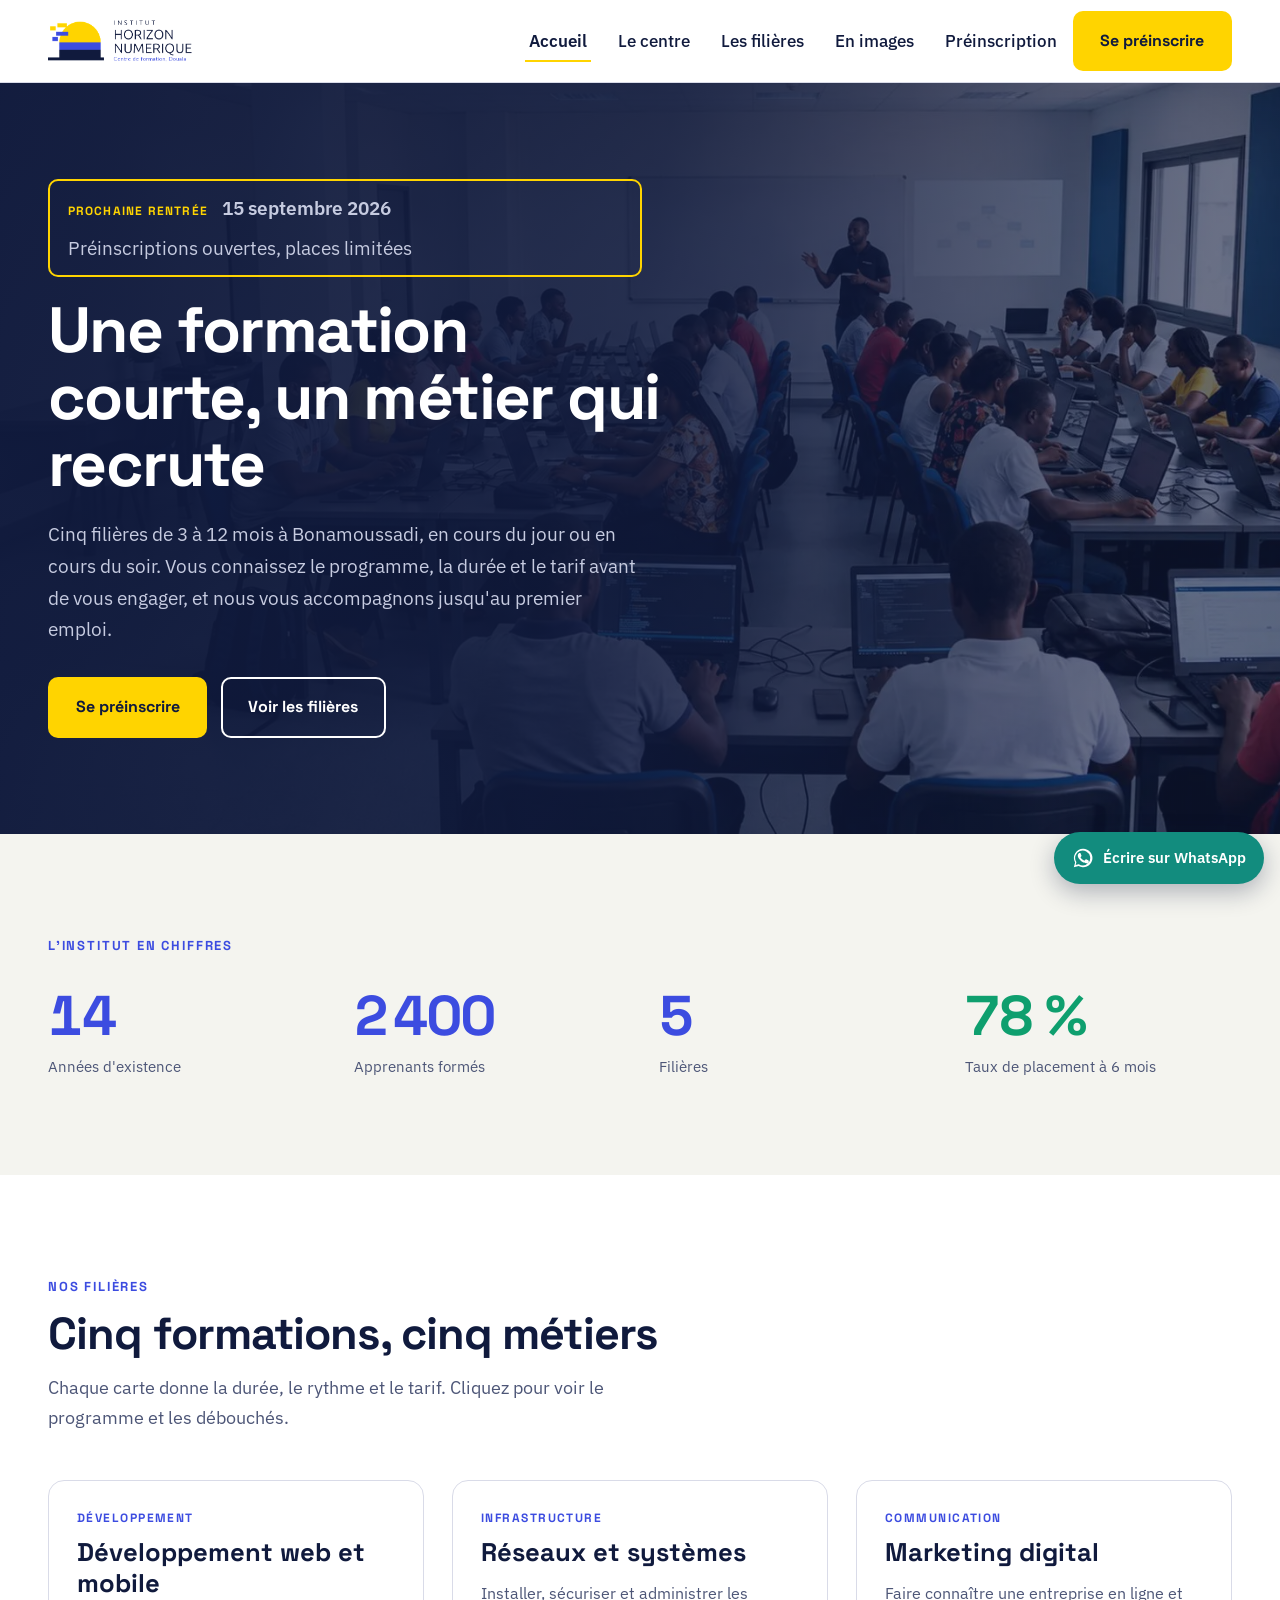
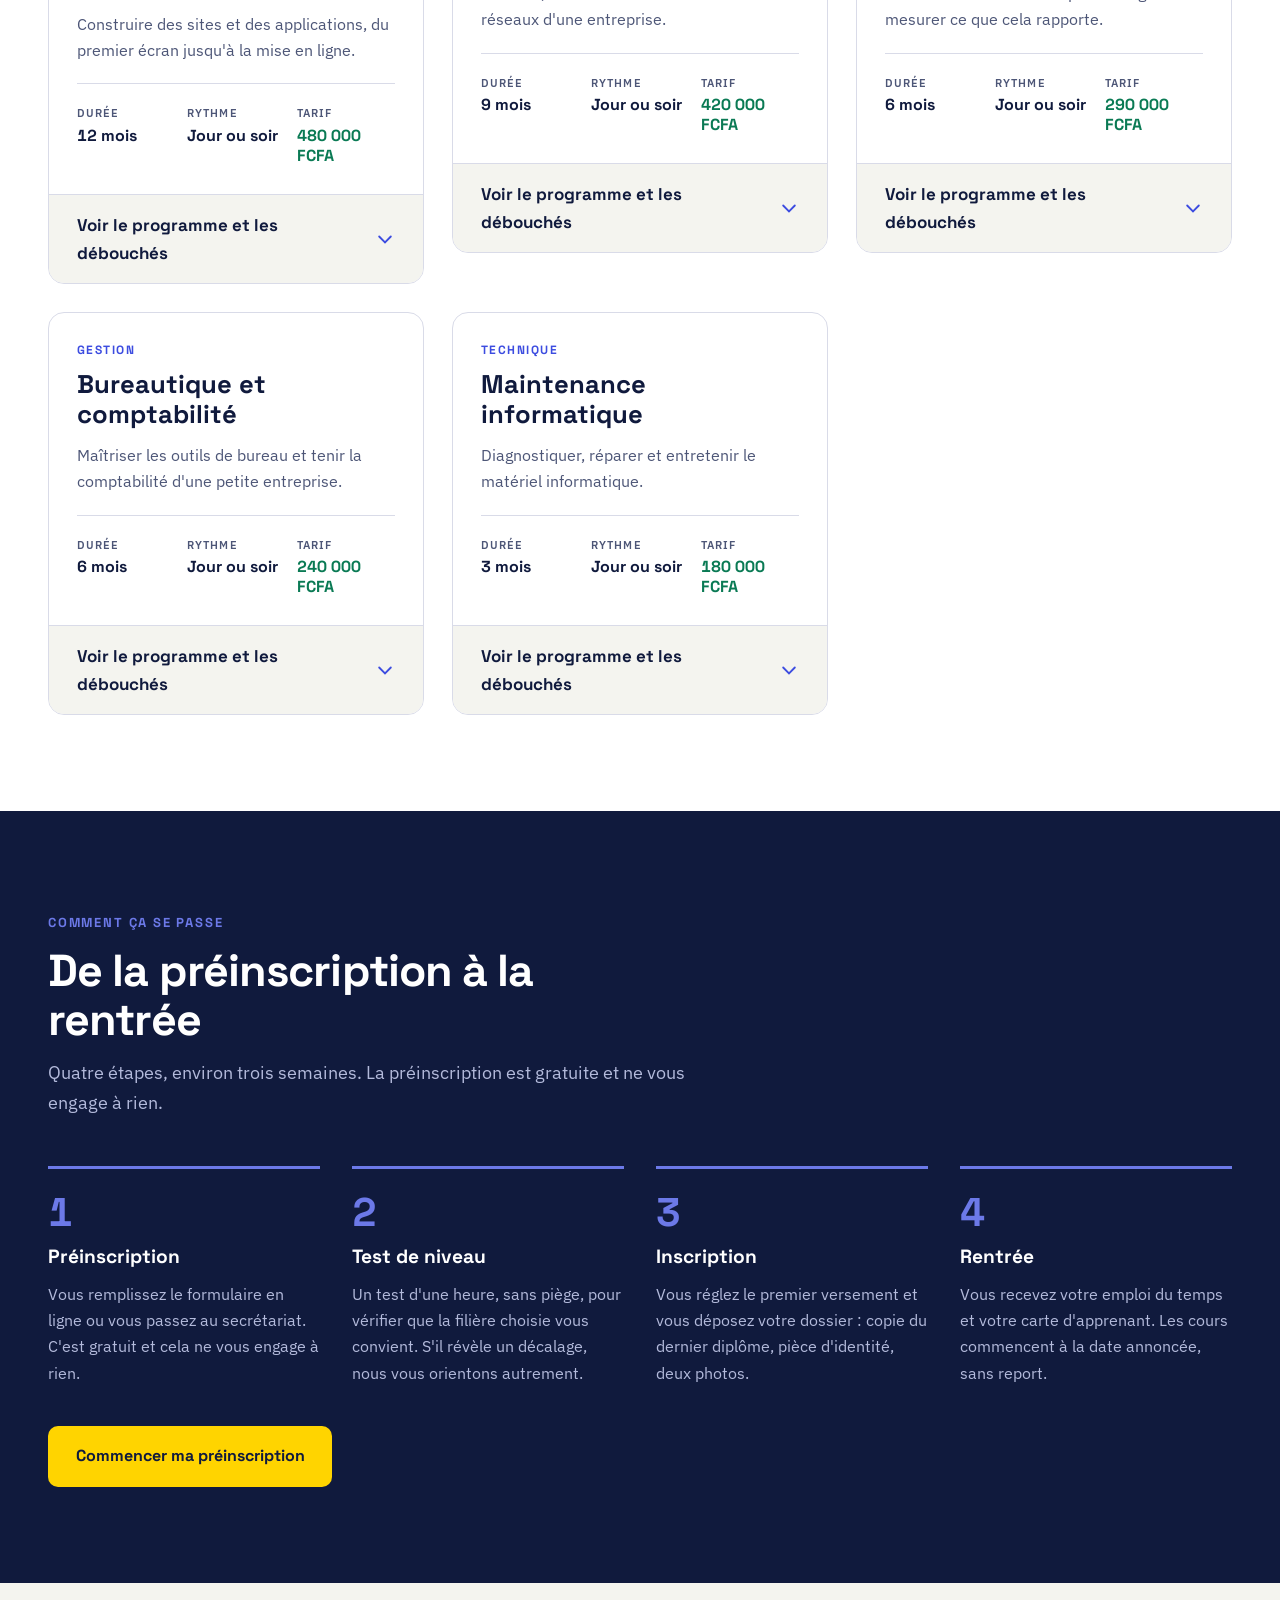
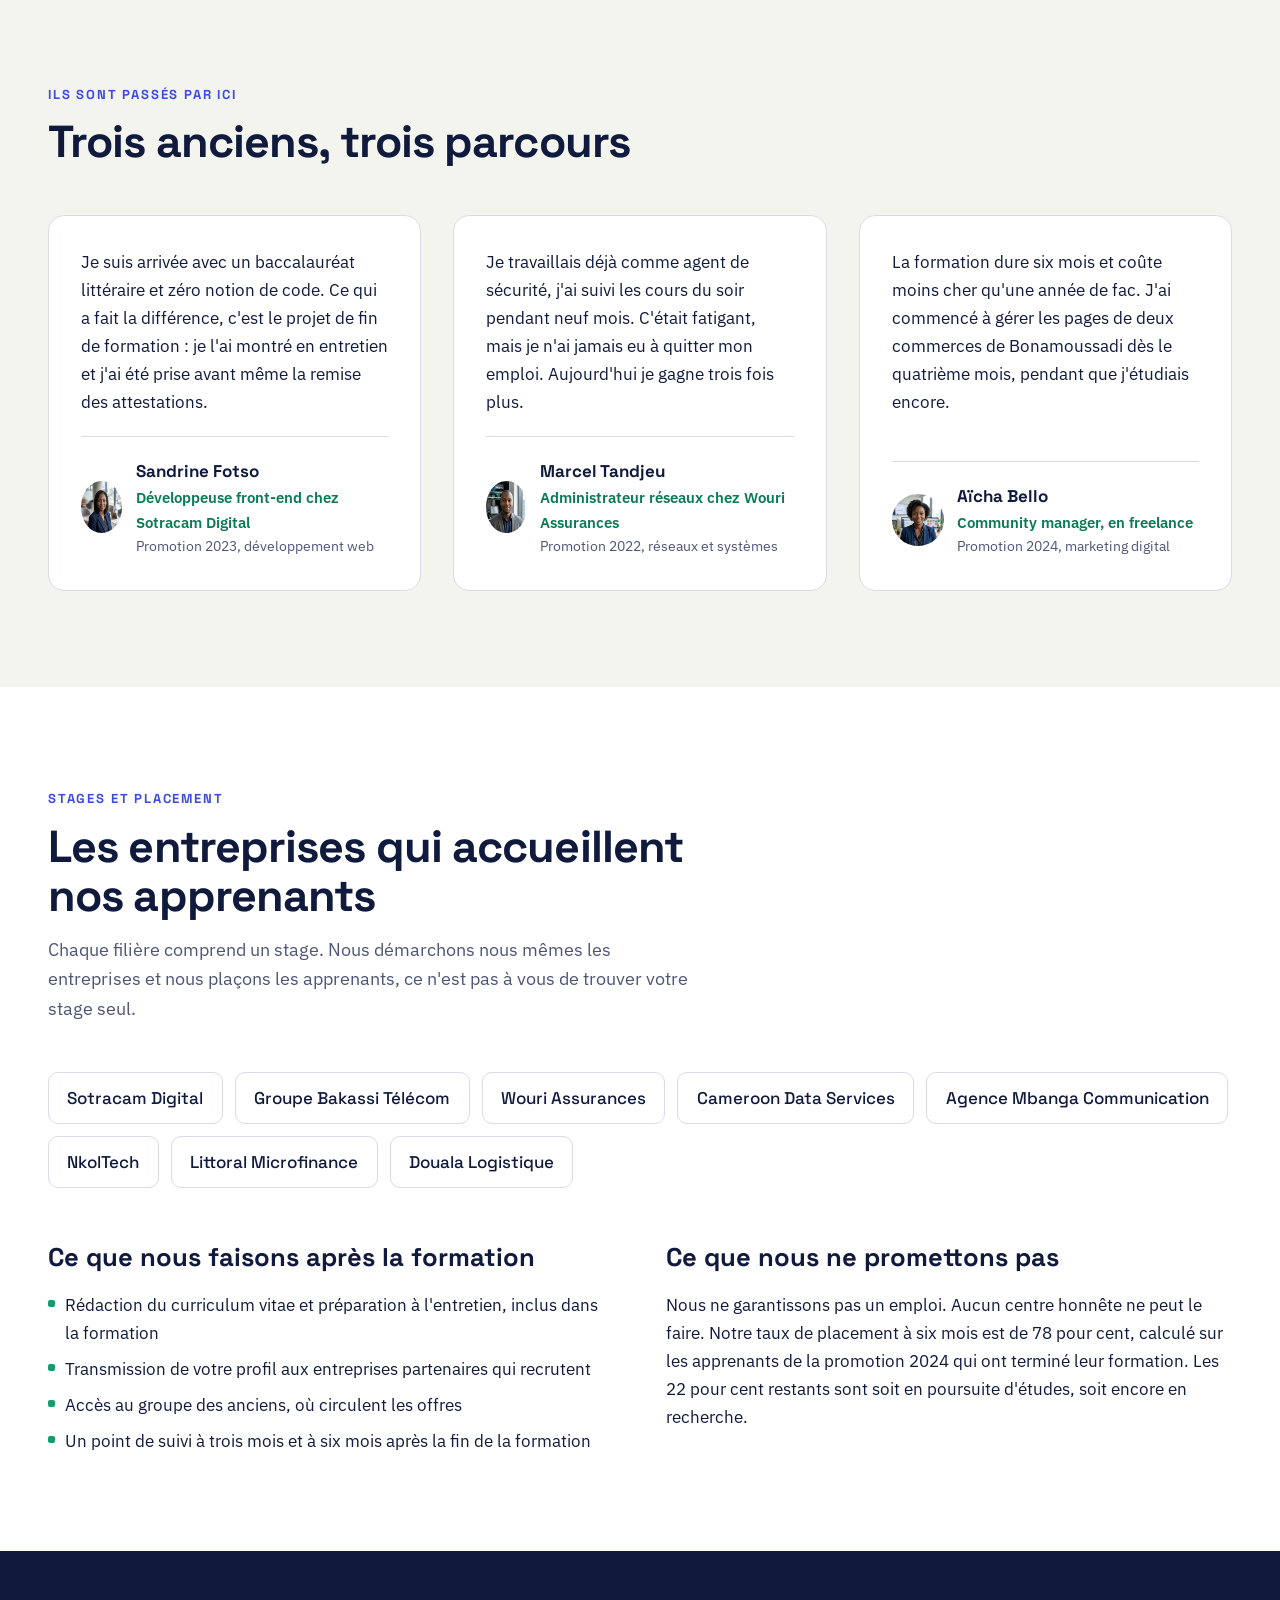
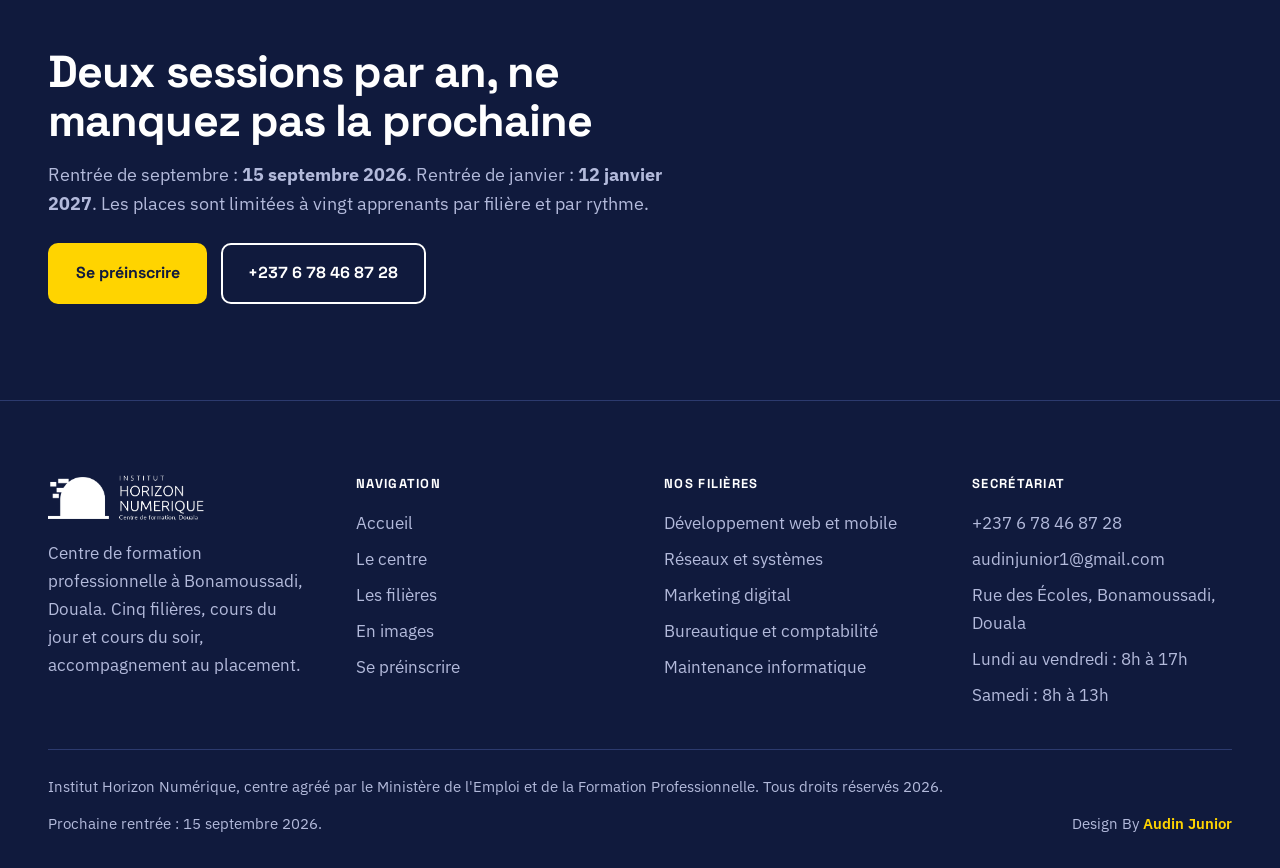
<file: index.html>
<!DOCTYPE html>
<html lang="fr">

<head>
  <meta charset="UTF-8">
  <meta name="viewport" content="width=device-width, initial-scale=1">
  <title>Formation informatique à Douala | Horizon Numérique</title>
  <meta name="description"
    content="Centre de formation à Bonamoussadi, Douala. Développement web, réseaux, marketing digital et bureautique. Cours du jour et du soir, de 3 à 12 mois.">
  <link rel="canonical" href="https://institut-horizon.vercel.app/">
  <meta name="theme-color" content="#101A3D">
  <meta name="author" content="Institut Horizon Numérique">

  <meta property="og:type" content="website">
  <meta property="og:title" content="Formation informatique à Douala | Horizon Numérique">
  <meta property="og:description"
    content="Centre de formation à Bonamoussadi, Douala. Développement web, réseaux, marketing digital et bureautique. Cours du jour et du soir, de 3 à 12 mois.">
  <meta property="og:image" content="https://institut-horizon.vercel.app/assets/img/og-image.jpg">
  <meta property="og:image:width" content="1200">
  <meta property="og:image:height" content="630">
  <meta property="og:url" content="https://institut-horizon.vercel.app/">
  <meta property="og:locale" content="fr_FR">
  <meta property="og:site_name" content="Institut Horizon Numérique">
  <meta name="twitter:card" content="summary_large_image">
  <meta name="twitter:title" content="Formation informatique à Douala | Horizon Numérique">
  <meta name="twitter:description"
    content="Centre de formation à Bonamoussadi, Douala. Développement web, réseaux, marketing digital et bureautique. Cours du jour et du soir, de 3 à 12 mois.">
  <meta name="twitter:image" content="https://institut-horizon.vercel.app/assets/img/og-image.jpg">

  <link rel="icon" href="favicon.ico" sizes="any">
  <link rel="icon" type="image/png" sizes="32x32" href="assets/logo/favicon-32x32.png">
  <link rel="icon" type="image/png" sizes="16x16" href="assets/logo/favicon-16x16.png">
  <link rel="apple-touch-icon" href="assets/logo/apple-touch-icon.png">
  <link rel="manifest" href="site.webmanifest">

  <link rel="preload" as="image" href="assets/logo/logo.png">
  <link rel="preconnect" href="https://fonts.googleapis.com">
  <link rel="preconnect" href="https://fonts.gstatic.com" crossorigin>
  <link rel="stylesheet"
    href="https://fonts.googleapis.com/css2?family=Space+Grotesk:wght@500;700&family=IBM+Plex+Sans:wght@400;500;600&display=swap">
  <!-- Marqueur JS : le CSS ne masque les elements animes que si le script est actif,
       une page sans JavaScript reste donc entierement lisible. -->
  <script>document.documentElement.classList.add("js");</script>
  <link rel="stylesheet" href="assets/css/style.css">
  <script type="application/ld+json">
{
  "@context": "https://schema.org",
  "@type": "EducationalOrganization",
  "@id": "https://institut-horizon.vercel.app/#institut",
  "name": "Institut Horizon Numérique",
  "alternateName": "Horizon Numérique",
  "description": "Centre de formation professionnelle à Bonamoussadi, Douala. Développement web et mobile, réseaux et systèmes, marketing digital, bureautique et comptabilité, maintenance informatique. Cours du jour et du soir.",
  "url": "https://institut-horizon.vercel.app/",
  "logo": "https://institut-horizon.vercel.app/assets/logo/logo.png",
  "image": "https://institut-horizon.vercel.app/assets/img/og-image.jpg",
  "telephone": "+237 6 78 46 87 28",
  "email": "audinjunior1@gmail.com",
  "address": {
    "@type": "PostalAddress",
    "streetAddress": "Rue des Écoles, carrefour Kotto",
    "addressLocality": "Douala",
    "addressRegion": "Littoral",
    "postalCode": "BP 5820",
    "addressCountry": "CM"
  },
  "geo": {
    "@type": "GeoCoordinates",
    "latitude": 4.09,
    "longitude": 9.74
  },
  "openingHours": [
    "Mo-Fr 08:00-17:00",
    "Sa 08:00-13:00"
  ],
  "areaServed": {
    "@type": "City",
    "name": "Douala"
  },
  "foundingDate": "2012",
  "sameAs": [
    "https://www.facebook.com/horizonnumerique",
    "https://www.linkedin.com/school/institut-horizon-numerique"
  ],
  "numberOfStudents": 2400
}
  </script>
</head>

<body>
  <a class="saut-contenu" href="#contenu">Aller au contenu principal</a>

  <header class="entete">
    <div class="enveloppe entete__barre">
      <a class="entete__logo" href="index.html" aria-label="Institut Horizon Numérique, retour à l'accueil">
        <img src="assets/logo/logo.png" alt="Institut Horizon Numérique, centre de formation à Douala" width="144"
          height="46">
      </a>

      <button class="bouton-menu" type="button" data-menu-bouton aria-expanded="false"
        aria-controls="navigation-principale">Menu</button>

      <nav class="nav" id="navigation-principale" data-menu aria-label="Navigation principale">
        <ul class="nav__liste">
          <li><a class="nav__lien" href="index.html" aria-current="page">Accueil</a></li>
          <li><a class="nav__lien" href="a-propos/index.html">Le centre</a></li>
          <li><a class="nav__lien" href="services/index.html">Les filières</a></li>
          <li><a class="nav__lien" href="galerie/index.html">En images</a></li>
          <li><a class="nav__lien" href="contact/index.html">Préinscription</a></li>
        </ul>
      </nav>

      <a class="bouton bouton--jaune" href="contact/index.html">Se préinscrire</a>
    </div>
  </header>


  <main id="contenu">
    <section class="hero">
      <picture>
        <source type="image/webp" srcset="assets/img/hero.webp">
        <img src="assets/img/hero.jpg" alt="Apprenants en formation à l'Institut Horizon Numérique de Douala"
          width="2000" height="860" fetchpriority="high" class="hero__fond">
      </picture>
      <div class="enveloppe hero__contenu">
        <div class="hero__texte" data-hero>
          <p class="session">
            <span class="session__etiquette">Prochaine rentrée</span>
            <strong>15 septembre 2026</strong>
            <span>Préinscriptions ouvertes, places limitées</span>
          </p>

          <h1>Une formation courte, un métier qui recrute</h1>
          <p>Cinq filières de 3 à 12 mois à Bonamoussadi, en cours du jour ou en
            cours du soir. Vous connaissez le programme, la durée et le tarif
            avant de vous engager, et nous vous accompagnons jusqu'au premier
            emploi.</p>

          <div class="groupe-boutons">
            <a class="bouton bouton--jaune" href="contact/index.html">Se préinscrire</a>
            <a class="bouton bouton--ligne" href="#filieres">Voir les filières</a>
          </div>
        </div>
      </div>
    </section>

    <section class="section section--craie" aria-labelledby="titre-chiffres">
      <div class="enveloppe">
        <h2 id="titre-chiffres" class="surtitre" style="margin-bottom:2rem">L'institut en chiffres</h2>
        <div class="chiffres" data-anim="chiffres">
          <div class="chiffre " style="--rang:0">
            <p class="chiffre__valeur" data-chiffre="14">14</p>
            <p class="chiffre__libelle">Années d'existence</p>
          </div>
          <div class="chiffre " style="--rang:1">
            <p class="chiffre__valeur" data-chiffre="2400">2 400</p>
            <p class="chiffre__libelle">Apprenants formés</p>
          </div>
          <div class="chiffre " style="--rang:2">
            <p class="chiffre__valeur" data-chiffre="5">5</p>
            <p class="chiffre__libelle">Filières</p>
          </div>
          <div class="chiffre chiffre--reussite" style="--rang:3">
            <p class="chiffre__valeur" data-chiffre="78" data-suffixe=" %">78 %</p>
            <p class="chiffre__libelle">Taux de placement à 6 mois</p>
          </div>
        </div>
      </div>
    </section>

    <section class="section" id="filieres" aria-labelledby="titre-filieres">
      <div class="enveloppe">
        <div class="titre-section" data-anim="titre">
          <span class="surtitre">Nos filières</span>
          <h2 id="titre-filieres">Cinq formations, cinq métiers</h2>
          <p>Chaque carte donne la durée, le rythme et le tarif. Cliquez pour
            voir le programme et les débouchés.</p>
        </div>

        <div class="filieres">
          <article class="filiere" data-anim="montee" style="--delai:0ms">
            <div class="filiere__entete">
              <p class="filiere__categorie">Développement</p>
              <h3>Développement web et mobile</h3>
              <p class="filiere__resume">Construire des sites et des applications, du premier écran jusqu'à la mise en
                ligne.</p>
              <dl class="filiere__donnees">
                <div>
                  <dt>Durée</dt>
                  <dd>12 mois</dd>
                </div>
                <div>
                  <dt>Rythme</dt>
                  <dd>Jour ou soir</dd>
                </div>
                <div>
                  <dt>Tarif</dt>
                  <dd class="tarif">480 000 FCFA</dd>
                </div>
              </dl>
            </div>

            <button class="filiere__bouton" type="button" data-filiere-bouton aria-expanded="false"
              aria-controls="detail-dev-web">
              <span data-filiere-libelle>Voir le programme et les débouchés</span>
              <svg viewBox="0 0 24 24" aria-hidden="true" focusable="false">
                <path d="M5 9l7 7 7-7" />
              </svg>
            </button>

            <div class="filiere__detail" id="detail-dev-web" hidden>
              <h4>Programme</h4>
              <ul>
                <li>Bases du web : HTML, CSS, mise en page responsive</li>
                <li>Programmation avec JavaScript</li>
                <li>Interfaces modernes avec React</li>
                <li>Serveur et API avec Node.js</li>
                <li>Bases de données SQL et modélisation</li>
                <li>et 3 autres modules, voir la fiche complète</li>
              </ul>

              <h4>Débouchés</h4>
              <ul class="debouches">
                <li>Développeur web junior en agence ou en entreprise</li>
                <li>Développeur mobile junior</li>
                <li>Intégrateur web</li>
                <li>Freelance sur des projets de sites vitrines et e-commerce</li>
              </ul>

              <p style="margin-top:1.5rem">
                <a class="bouton bouton--nuit" href="services/index.html#dev-web">Fiche complète</a>
              </p>
            </div>
          </article>
          <article class="filiere" data-anim="montee" style="--delai:60ms">
            <div class="filiere__entete">
              <p class="filiere__categorie">Infrastructure</p>
              <h3>Réseaux et systèmes</h3>
              <p class="filiere__resume">Installer, sécuriser et administrer les réseaux d'une entreprise.</p>
              <dl class="filiere__donnees">
                <div>
                  <dt>Durée</dt>
                  <dd>9 mois</dd>
                </div>
                <div>
                  <dt>Rythme</dt>
                  <dd>Jour ou soir</dd>
                </div>
                <div>
                  <dt>Tarif</dt>
                  <dd class="tarif">420 000 FCFA</dd>
                </div>
              </dl>
            </div>

            <button class="filiere__bouton" type="button" data-filiere-bouton aria-expanded="false"
              aria-controls="detail-reseaux">
              <span data-filiere-libelle>Voir le programme et les débouchés</span>
              <svg viewBox="0 0 24 24" aria-hidden="true" focusable="false">
                <path d="M5 9l7 7 7-7" />
              </svg>
            </button>

            <div class="filiere__detail" id="detail-reseaux" hidden>
              <h4>Programme</h4>
              <ul>
                <li>Architecture des réseaux et modèle TCP/IP</li>
                <li>Câblage, commutation et routage</li>
                <li>Administration Windows Server</li>
                <li>Administration Linux</li>
                <li>Sécurité des réseaux et pare-feu</li>
                <li>et 3 autres modules, voir la fiche complète</li>
              </ul>

              <h4>Débouchés</h4>
              <ul class="debouches">
                <li>Technicien réseaux en entreprise</li>
                <li>Administrateur systèmes junior</li>
                <li>Technicien support niveau 2</li>
                <li>Installateur en société de services informatiques</li>
              </ul>

              <p style="margin-top:1.5rem">
                <a class="bouton bouton--nuit" href="services/index.html#reseaux">Fiche complète</a>
              </p>
            </div>
          </article>
          <article class="filiere" data-anim="montee" style="--delai:120ms">
            <div class="filiere__entete">
              <p class="filiere__categorie">Communication</p>
              <h3>Marketing digital</h3>
              <p class="filiere__resume">Faire connaître une entreprise en ligne et mesurer ce que cela rapporte.</p>
              <dl class="filiere__donnees">
                <div>
                  <dt>Durée</dt>
                  <dd>6 mois</dd>
                </div>
                <div>
                  <dt>Rythme</dt>
                  <dd>Jour ou soir</dd>
                </div>
                <div>
                  <dt>Tarif</dt>
                  <dd class="tarif">290 000 FCFA</dd>
                </div>
              </dl>
            </div>

            <button class="filiere__bouton" type="button" data-filiere-bouton aria-expanded="false"
              aria-controls="detail-marketing">
              <span data-filiere-libelle>Voir le programme et les débouchés</span>
              <svg viewBox="0 0 24 24" aria-hidden="true" focusable="false">
                <path d="M5 9l7 7 7-7" />
              </svg>
            </button>

            <div class="filiere__detail" id="detail-marketing" hidden>
              <h4>Programme</h4>
              <ul>
                <li>Stratégie de communication numérique</li>
                <li>Réseaux sociaux : Facebook, Instagram, TikTok, LinkedIn</li>
                <li>Création de visuels avec Canva et Photoshop</li>
                <li>Rédaction web et référencement naturel</li>
                <li>Publicité en ligne et gestion de budget</li>
                <li>et 3 autres modules, voir la fiche complète</li>
              </ul>

              <h4>Débouchés</h4>
              <ul class="debouches">
                <li>Chargé de communication digitale</li>
                <li>Community manager</li>
                <li>Assistant marketing en PME</li>
                <li>Freelance en gestion de pages d'entreprises</li>
              </ul>

              <p style="margin-top:1.5rem">
                <a class="bouton bouton--nuit" href="services/index.html#marketing">Fiche complète</a>
              </p>
            </div>
          </article>
          <article class="filiere" data-anim="montee" style="--delai:0ms">
            <div class="filiere__entete">
              <p class="filiere__categorie">Gestion</p>
              <h3>Bureautique et comptabilité</h3>
              <p class="filiere__resume">Maîtriser les outils de bureau et tenir la comptabilité d'une petite
                entreprise.</p>
              <dl class="filiere__donnees">
                <div>
                  <dt>Durée</dt>
                  <dd>6 mois</dd>
                </div>
                <div>
                  <dt>Rythme</dt>
                  <dd>Jour ou soir</dd>
                </div>
                <div>
                  <dt>Tarif</dt>
                  <dd class="tarif">240 000 FCFA</dd>
                </div>
              </dl>
            </div>

            <button class="filiere__bouton" type="button" data-filiere-bouton aria-expanded="false"
              aria-controls="detail-bureautique">
              <span data-filiere-libelle>Voir le programme et les débouchés</span>
              <svg viewBox="0 0 24 24" aria-hidden="true" focusable="false">
                <path d="M5 9l7 7 7-7" />
              </svg>
            </button>

            <div class="filiere__detail" id="detail-bureautique" hidden>
              <h4>Programme</h4>
              <ul>
                <li>Windows, fichiers et organisation du poste de travail</li>
                <li>Traitement de texte : Word</li>
                <li>Tableur : Excel, des bases aux formules avancées</li>
                <li>Présentations : PowerPoint</li>
                <li>Comptabilité générale et plan comptable OHADA</li>
                <li>et 3 autres modules, voir la fiche complète</li>
              </ul>

              <h4>Débouchés</h4>
              <ul class="debouches">
                <li>Secrétaire de direction</li>
                <li>Aide-comptable en PME</li>
                <li>Assistant administratif</li>
                <li>Caissier ou gestionnaire de stock</li>
              </ul>

              <p style="margin-top:1.5rem">
                <a class="bouton bouton--nuit" href="services/index.html#bureautique">Fiche complète</a>
              </p>
            </div>
          </article>
          <article class="filiere" data-anim="montee" style="--delai:60ms">
            <div class="filiere__entete">
              <p class="filiere__categorie">Technique</p>
              <h3>Maintenance informatique</h3>
              <p class="filiere__resume">Diagnostiquer, réparer et entretenir le matériel informatique.</p>
              <dl class="filiere__donnees">
                <div>
                  <dt>Durée</dt>
                  <dd>3 mois</dd>
                </div>
                <div>
                  <dt>Rythme</dt>
                  <dd>Jour ou soir</dd>
                </div>
                <div>
                  <dt>Tarif</dt>
                  <dd class="tarif">180 000 FCFA</dd>
                </div>
              </dl>
            </div>

            <button class="filiere__bouton" type="button" data-filiere-bouton aria-expanded="false"
              aria-controls="detail-maintenance">
              <span data-filiere-libelle>Voir le programme et les débouchés</span>
              <svg viewBox="0 0 24 24" aria-hidden="true" focusable="false">
                <path d="M5 9l7 7 7-7" />
              </svg>
            </button>

            <div class="filiere__detail" id="detail-maintenance" hidden>
              <h4>Programme</h4>
              <ul>
                <li>Composants d'un ordinateur et montage</li>
                <li>Installation de Windows et des pilotes</li>
                <li>Diagnostic des pannes matérielles</li>
                <li>Récupération de données et sauvegarde</li>
                <li>Nettoyage, virus et optimisation</li>
                <li>et 2 autres modules, voir la fiche complète</li>
              </ul>

              <h4>Débouchés</h4>
              <ul class="debouches">
                <li>Technicien de maintenance</li>
                <li>Vendeur technicien en boutique informatique</li>
                <li>Ouverture de son propre atelier de réparation</li>
              </ul>

              <p style="margin-top:1.5rem">
                <a class="bouton bouton--nuit" href="services/index.html#maintenance">Fiche complète</a>
              </p>
            </div>
          </article>
        </div>
      </div>
    </section>

    <section class="section section--nuit" aria-labelledby="titre-etapes">
      <div class="enveloppe">
        <div class="titre-section" data-anim="titre">
          <span class="surtitre">Comment ça se passe</span>
          <h2 id="titre-etapes">De la préinscription à la rentrée</h2>
          <p>Quatre étapes, environ trois semaines. La préinscription est
            gratuite et ne vous engage à rien.</p>
        </div>

        <ol class="etapes">
          <li class="etape" data-anim="etape" style="--delai:0ms">
            <h3>Préinscription</h3>
            <p>Vous remplissez le formulaire en ligne ou vous passez au secrétariat. C'est gratuit et cela ne vous
              engage à rien.</p>
          </li>
          <li class="etape" data-anim="etape" style="--delai:90ms">
            <h3>Test de niveau</h3>
            <p>Un test d'une heure, sans piège, pour vérifier que la filière choisie vous convient. S'il révèle un
              décalage, nous vous orientons autrement.</p>
          </li>
          <li class="etape" data-anim="etape" style="--delai:180ms">
            <h3>Inscription</h3>
            <p>Vous réglez le premier versement et vous déposez votre dossier : copie du dernier diplôme, pièce
              d'identité, deux photos.</p>
          </li>
          <li class="etape" data-anim="etape" style="--delai:270ms">
            <h3>Rentrée</h3>
            <p>Vous recevez votre emploi du temps et votre carte d'apprenant. Les cours commencent à la date annoncée,
              sans report.</p>
          </li>
        </ol>

        <div class="groupe-boutons" style="margin-top:2.5rem">
          <a class="bouton bouton--jaune" href="contact/index.html">Commencer ma préinscription</a>
        </div>
      </div>
    </section>

    <section class="section section--craie" aria-labelledby="titre-temoignages">
      <div class="enveloppe">
        <div class="titre-section" data-anim="titre">
          <span class="surtitre">Ils sont passés par ici</span>
          <h2 id="titre-temoignages">Trois anciens, trois parcours</h2>
        </div>

        <div class="temoignages">
          <figure class="temoignage" data-anim="montee" style="--delai:0ms">
            <blockquote>Je suis arrivée avec un baccalauréat littéraire et zéro notion de code. Ce qui a fait la
              différence, c'est le projet de fin de formation : je l'ai montré en entretien et j'ai été prise avant même
              la remise des attestations.</blockquote>
            <figcaption class="temoignage__auteur">
              <picture>
                <source type="image/webp" srcset="assets/img/ancien-sf.webp">
                <img src="assets/img/ancien-sf.jpg"
                  alt="Sandrine Fotso, ancien apprenant de l'Institut Horizon Numérique" width="400" height="400"
                  loading="lazy" decoding="async">
              </picture>
              <div>
                <p class="temoignage__nom">Sandrine Fotso</p>
                <p class="temoignage__poste">Développeuse front-end chez Sotracam Digital</p>
                <p class="temoignage__promo">Promotion 2023, développement web</p>
              </div>
            </figcaption>
          </figure>
          <figure class="temoignage" data-anim="montee" style="--delai:80ms">
            <blockquote>Je travaillais déjà comme agent de sécurité, j'ai suivi les cours du soir pendant neuf mois.
              C'était fatigant, mais je n'ai jamais eu à quitter mon emploi. Aujourd'hui je gagne trois fois plus.
            </blockquote>
            <figcaption class="temoignage__auteur">
              <picture>
                <source type="image/webp" srcset="assets/img/ancien-mt.webp">
                <img src="assets/img/ancien-mt.jpg"
                  alt="Marcel Tandjeu, ancien apprenant de l'Institut Horizon Numérique" width="400" height="400"
                  loading="lazy" decoding="async">
              </picture>
              <div>
                <p class="temoignage__nom">Marcel Tandjeu</p>
                <p class="temoignage__poste">Administrateur réseaux chez Wouri Assurances</p>
                <p class="temoignage__promo">Promotion 2022, réseaux et systèmes</p>
              </div>
            </figcaption>
          </figure>
          <figure class="temoignage" data-anim="montee" style="--delai:160ms">
            <blockquote>La formation dure six mois et coûte moins cher qu'une année de fac. J'ai commencé à gérer les
              pages de deux commerces de Bonamoussadi dès le quatrième mois, pendant que j'étudiais encore.</blockquote>
            <figcaption class="temoignage__auteur">
              <picture>
                <source type="image/webp" srcset="assets/img/ancien-ab.webp">
                <img src="assets/img/ancien-ab.jpg" alt="Aïcha Bello, ancien apprenant de l'Institut Horizon Numérique"
                  width="400" height="400" loading="lazy" decoding="async">
              </picture>
              <div>
                <p class="temoignage__nom">Aïcha Bello</p>
                <p class="temoignage__poste">Community manager, en freelance</p>
                <p class="temoignage__promo">Promotion 2024, marketing digital</p>
              </div>
            </figcaption>
          </figure>
        </div>
      </div>
    </section>

    <section class="section" aria-labelledby="titre-partenaires">
      <div class="enveloppe">
        <div class="titre-section" data-anim="titre">
          <span class="surtitre">Stages et placement</span>
          <h2 id="titre-partenaires">Les entreprises qui accueillent nos apprenants</h2>
          <p>Chaque filière comprend un stage. Nous démarchons nous mêmes les
            entreprises et nous plaçons les apprenants, ce n'est pas à vous de
            trouver votre stage seul.</p>
        </div>

        <ul class="partenaires" data-anim="pastilles">
          <li>Sotracam Digital</li>
          <li>Groupe Bakassi Télécom</li>
          <li>Wouri Assurances</li>
          <li>Cameroon Data Services</li>
          <li>Agence Mbanga Communication</li>
          <li>NkolTech</li>
          <li>Littoral Microfinance</li>
          <li>Douala Logistique</li>
        </ul>

        <div class="colonnes" data-anim="montee" style="margin-top:3rem">
          <div>
            <h3 class="titre-editorial">Ce que nous faisons après la formation</h3>
            <ul class="liste-puces">
              <li>Rédaction du curriculum vitae et préparation à l'entretien,
                inclus dans la formation</li>
              <li>Transmission de votre profil aux entreprises partenaires qui
                recrutent</li>
              <li>Accès au groupe des anciens, où circulent les offres</li>
              <li>Un point de suivi à trois mois et à six mois après la fin de
                la formation</li>
            </ul>
          </div>
          <div>
            <h3 class="titre-editorial">Ce que nous ne promettons pas</h3>
            <p>Nous ne garantissons pas un emploi. Aucun centre honnête ne peut
              le faire. Notre taux de placement à six mois est de 78 pour cent,
              calculé sur les apprenants de la promotion 2024 qui ont terminé
              leur formation. Les 22 pour cent restants sont soit en poursuite
              d'études, soit encore en recherche.</p>
          </div>
        </div>
      </div>
    </section>

    <section class="section section--nuit">
      <div class="enveloppe">
        <div class="titre-section" data-anim="titre" style="margin-bottom:1.5rem">
          <h2>Deux sessions par an, ne manquez pas la prochaine</h2>
          <p>Rentrée de septembre : <strong>15 septembre 2026</strong>. Rentrée de
            janvier : <strong>12 janvier 2027</strong>. Les places sont
            limitées à vingt apprenants par filière et par rythme.</p>
        </div>
        <div class="groupe-boutons">
          <a class="bouton bouton--jaune" href="contact/index.html">Se préinscrire</a>
          <a class="bouton bouton--ligne" href="tel:+237678468728">+237 6 78 46 87 28</a>
        </div>
      </div>
    </section>
  </main>


  <footer class="pied">
    <div class="enveloppe">
      <div class="pied__grille">
        <div>
          <img src="assets/logo/logo-blanc.png" alt="Institut Horizon Numérique, centre de formation à Douala"
            width="157" height="50">
          <p>Centre de formation professionnelle à Bonamoussadi, Douala.
            Cinq filières, cours du jour et cours du soir, accompagnement au
            placement.</p>
        </div>

        <div>
          <h3>Navigation</h3>
          <ul>
            <li><a href="index.html">Accueil</a></li>
            <li><a href="a-propos/index.html">Le centre</a></li>
            <li><a href="services/index.html">Les filières</a></li>
            <li><a href="galerie/index.html">En images</a></li>
            <li><a href="contact/index.html">Se préinscrire</a></li>
          </ul>
        </div>

        <div>
          <h3>Nos filières</h3>
          <ul>
            <li><a href="services/index.html#dev-web">Développement web et mobile</a></li>
            <li><a href="services/index.html#reseaux">Réseaux et systèmes</a></li>
            <li><a href="services/index.html#marketing">Marketing digital</a></li>
            <li><a href="services/index.html#bureautique">Bureautique et comptabilité</a></li>
            <li><a href="services/index.html#maintenance">Maintenance informatique</a></li>
          </ul>
        </div>

        <div>
          <h3>Secrétariat</h3>
          <ul>
            <li><a href="tel:+237678468728">+237 6 78 46 87 28</a></li>
            <li><a href="mailto:audinjunior1@gmail.com">audinjunior1@gmail.com</a></li>
            <li>Rue des Écoles, Bonamoussadi, Douala</li>
            <li>Lundi au vendredi : 8h à 17h</li>
            <li>Samedi : 8h à 13h</li>
          </ul>
        </div>
      </div>

      <div class="pied__bas">
        <p>Institut Horizon Numérique, centre agréé par le Ministère de
          l'Emploi et de la Formation Professionnelle. Tous droits réservés
          <span data-annee>2026</span>.
        </p>
        <p>Prochaine rentrée : 15 septembre 2026.</p>
        <p class="pied__signature">Design By <span>Audin Junior</span></p>
      </div>
    </div>
  </footer>

  <a class="whatsapp"
    href="https://wa.me/237678468728?text=Bonjour%2C%20je%20souhaite%20des%20informations%20sur%20les%20formations%20de%20l%27Institut%20Horizon%20Numerique."
    target="_blank" rel="noopener" aria-label="Écrire à l'Institut Horizon Numérique sur WhatsApp">
    <svg viewBox="0 0 24 24" aria-hidden="true" focusable="false">
      <path
        d="M17.5 14.4c-.3-.2-1.7-.9-2-1-.3-.1-.5-.2-.7.1-.2.3-.7 1-.9 1.2-.2.2-.3.2-.6.1-.3-.2-1.2-.5-2.3-1.4-.9-.8-1.4-1.7-1.6-2-.2-.3 0-.5.1-.6l.5-.5c.1-.2.2-.3.3-.5 0-.2 0-.4 0-.5 0-.2-.7-1.6-.9-2.2-.2-.6-.5-.5-.7-.5h-.6c-.2 0-.5.1-.8.4-.3.3-1 1-1 2.5s1.1 2.9 1.2 3.1c.2.2 2.1 3.2 5.1 4.4 2.5 1 3 .8 3.6.8.5 0 1.7-.7 2-1.4.2-.7.2-1.2.2-1.4-.1-.1-.3-.2-.6-.3M12 2a10 10 0 0 0-8.6 15L2 22l5.2-1.4A10 10 0 1 0 12 2m0 18.2c-1.6 0-3.2-.4-4.6-1.3l-.3-.2-3.1.8.8-3-.2-.3A8.2 8.2 0 1 1 12 20.2" />
    </svg>
    <span>Écrire sur WhatsApp</span>
  </a>

  <script src="assets/js/main.js" defer></script>
</body>

</html>
</file>
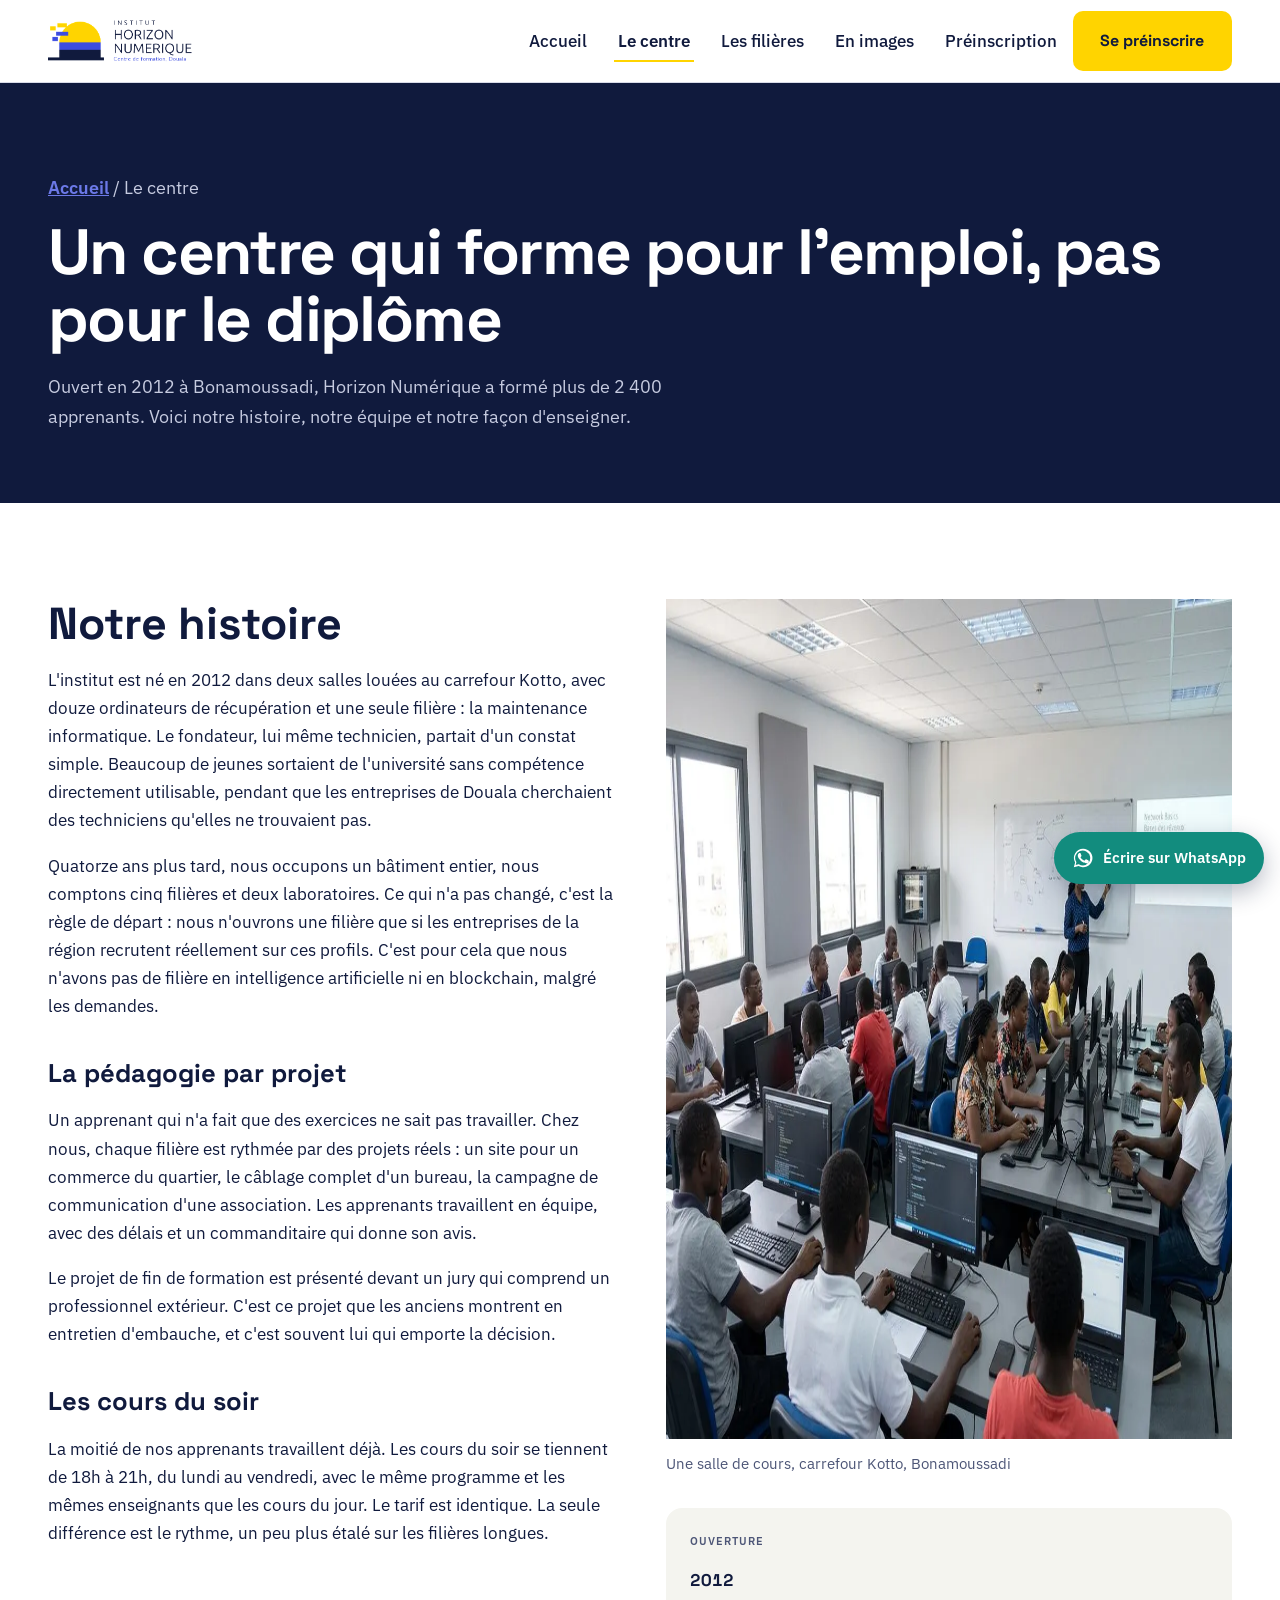
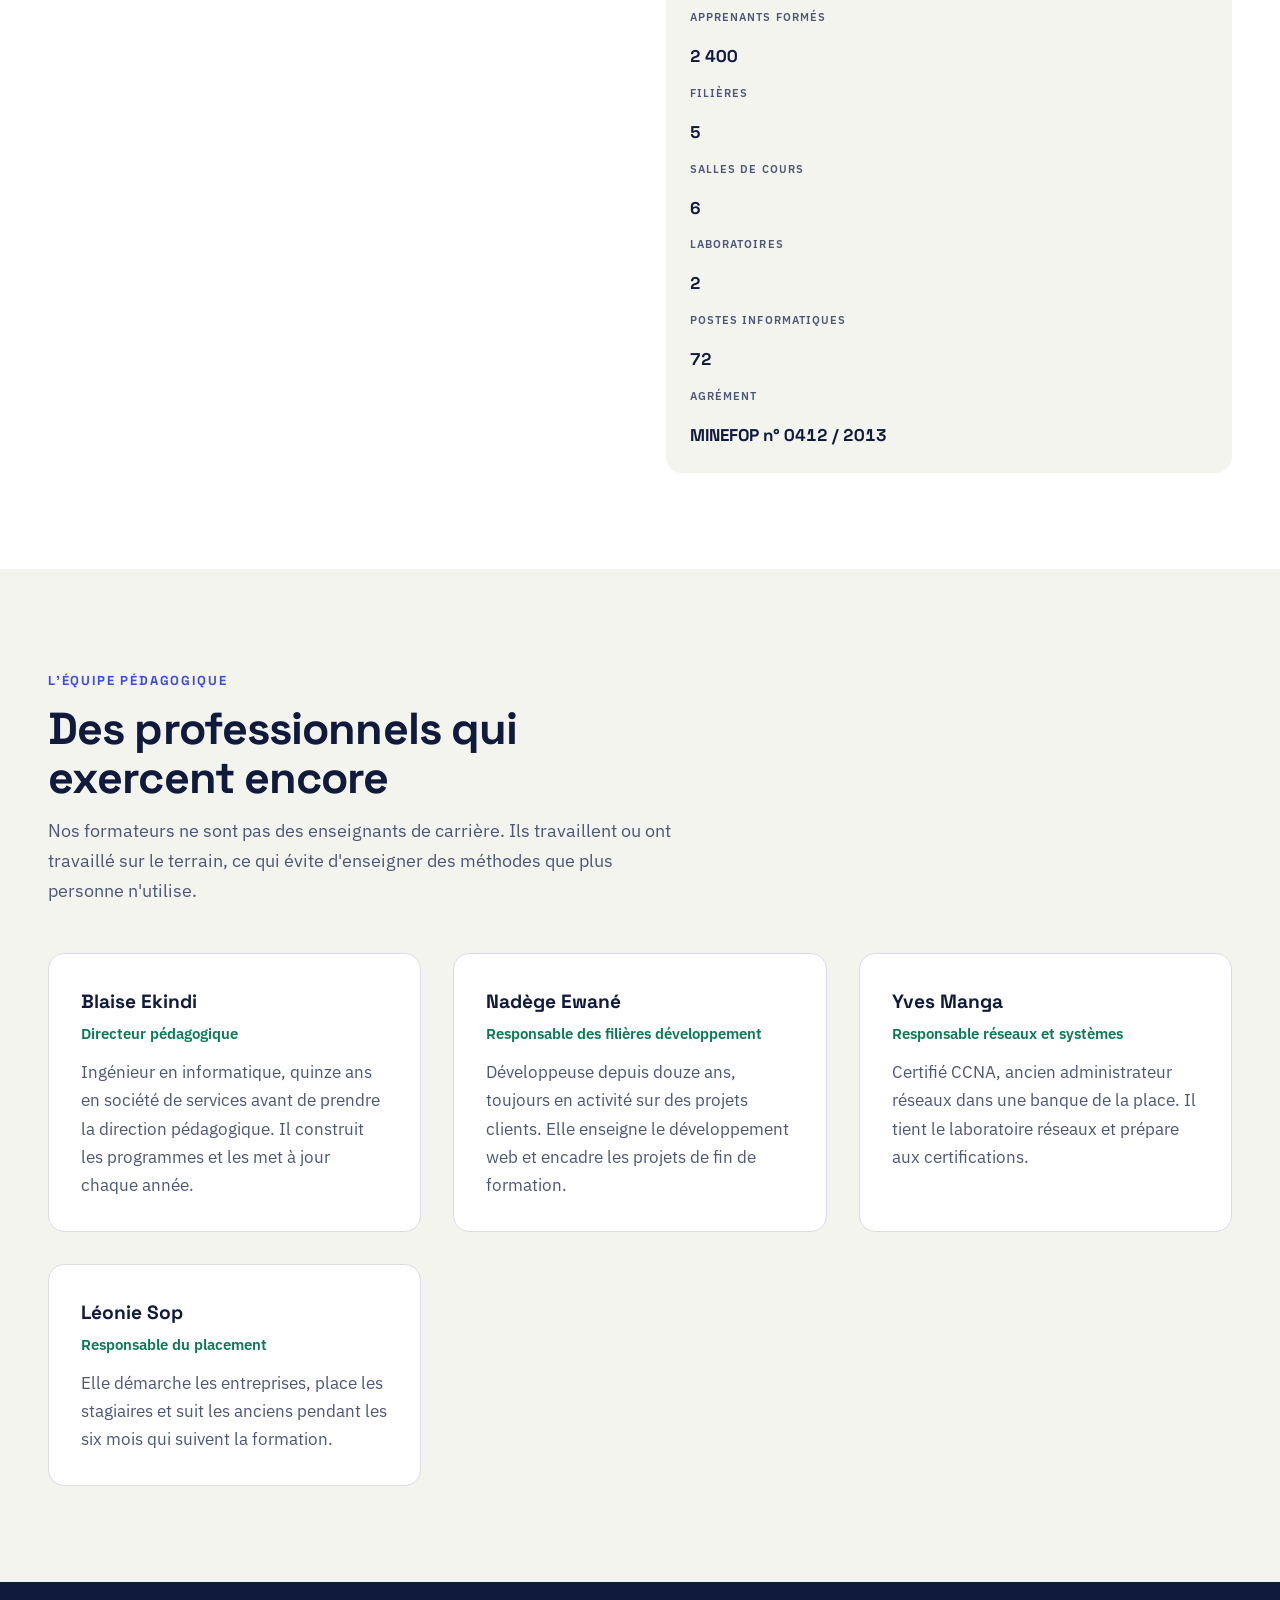
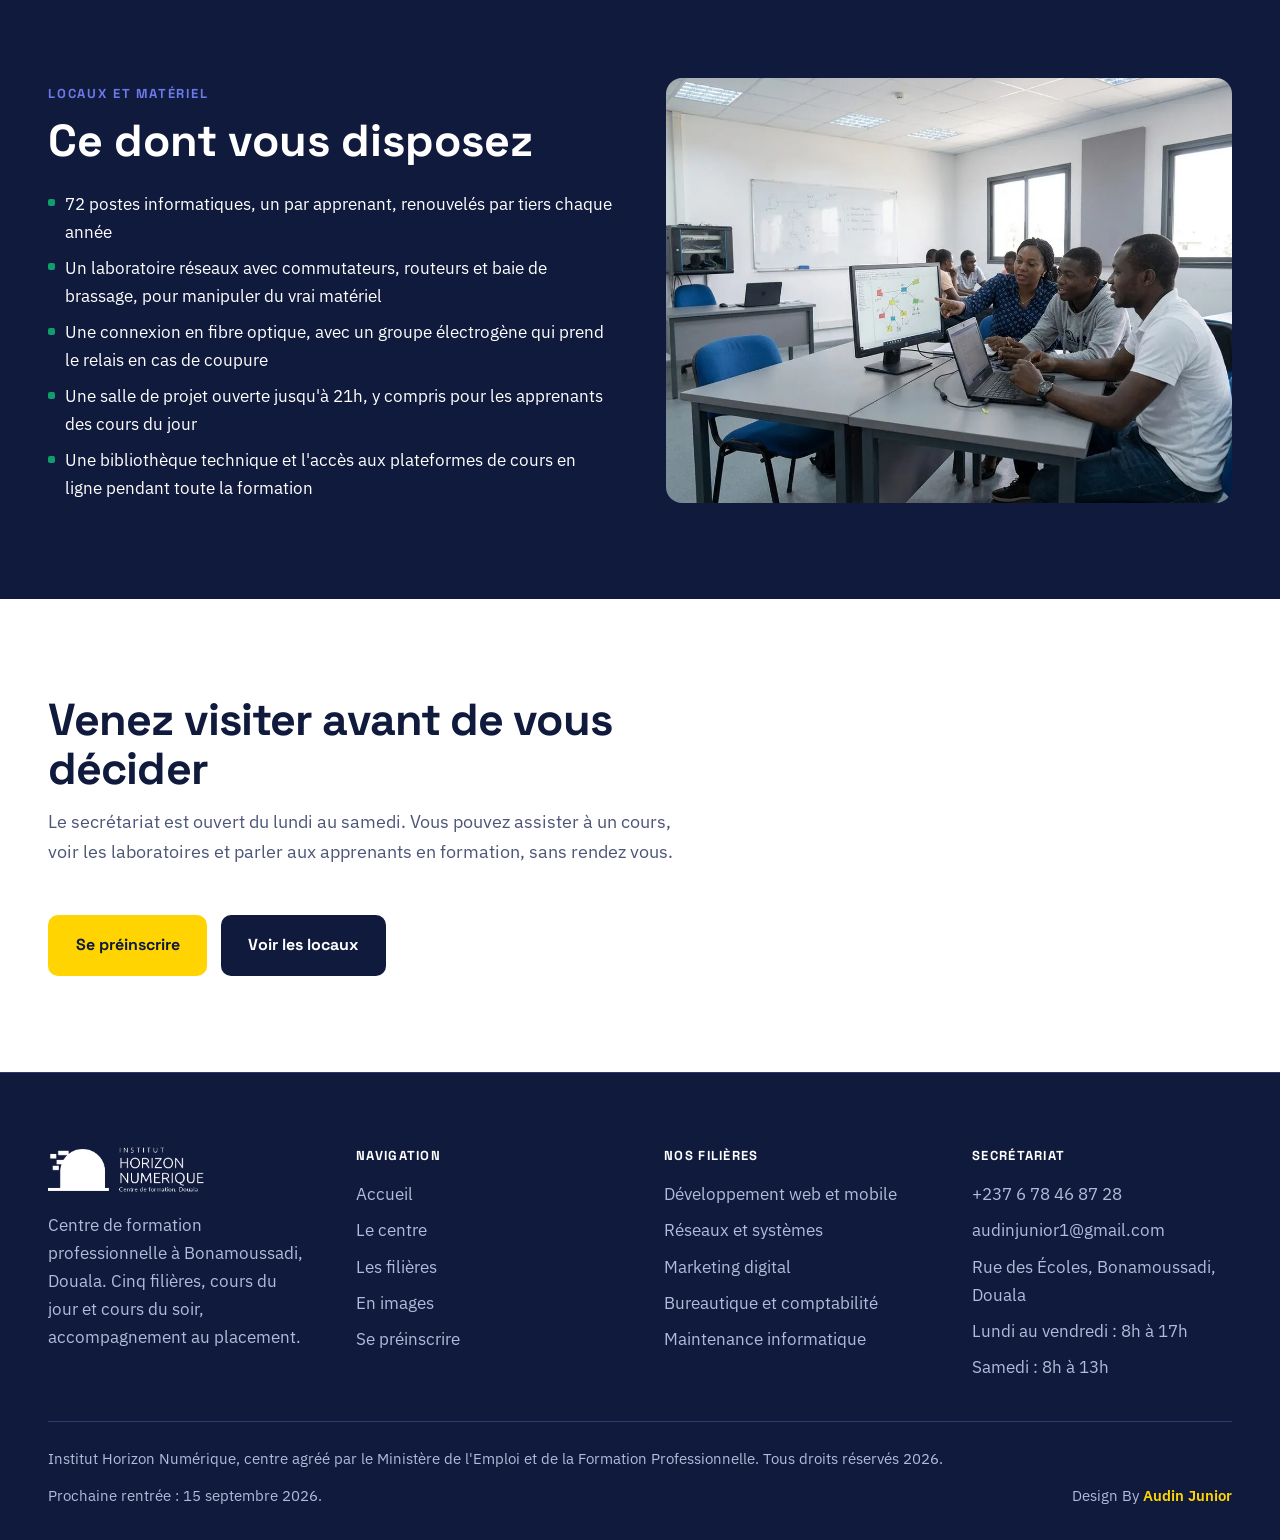
<file: a-propos/index.html>
<!DOCTYPE html>
<html lang="fr">

<head>
  <meta charset="UTF-8">
  <meta name="viewport" content="width=device-width, initial-scale=1">
  <title>Le centre de formation | Horizon Numérique, Douala</title>
  <meta name="description"
    content="Ouvert en 2012 à Bonamoussadi, Horizon Numérique a formé 2 400 apprenants à Douala. Équipe pédagogique, laboratoires, matériel et pédagogie par projet.">
  <link rel="canonical" href="https://institut-horizon.vercel.app/a-propos/">
  <meta name="theme-color" content="#101A3D">
  <meta name="author" content="Institut Horizon Numérique">

  <meta property="og:type" content="website">
  <meta property="og:title" content="Le centre de formation | Horizon Numérique, Douala">
  <meta property="og:description"
    content="Ouvert en 2012 à Bonamoussadi, Horizon Numérique a formé 2 400 apprenants à Douala. Équipe pédagogique, laboratoires, matériel et pédagogie par projet.">
  <meta property="og:image" content="https://institut-horizon.vercel.app/assets/img/og-image.jpg">
  <meta property="og:image:width" content="1200">
  <meta property="og:image:height" content="630">
  <meta property="og:url" content="https://institut-horizon.vercel.app/a-propos/">
  <meta property="og:locale" content="fr_FR">
  <meta property="og:site_name" content="Institut Horizon Numérique">
  <meta name="twitter:card" content="summary_large_image">
  <meta name="twitter:title" content="Le centre de formation | Horizon Numérique, Douala">
  <meta name="twitter:description"
    content="Ouvert en 2012 à Bonamoussadi, Horizon Numérique a formé 2 400 apprenants à Douala. Équipe pédagogique, laboratoires, matériel et pédagogie par projet.">
  <meta name="twitter:image" content="https://institut-horizon.vercel.app/assets/img/og-image.jpg">

  <link rel="icon" href="../favicon.ico" sizes="any">
  <link rel="icon" type="image/png" sizes="32x32" href="../assets/logo/favicon-32x32.png">
  <link rel="icon" type="image/png" sizes="16x16" href="../assets/logo/favicon-16x16.png">
  <link rel="apple-touch-icon" href="../assets/logo/apple-touch-icon.png">
  <link rel="manifest" href="../site.webmanifest">

  <link rel="preload" as="image" href="../assets/logo/logo.png">
  <link rel="preconnect" href="https://fonts.googleapis.com">
  <link rel="preconnect" href="https://fonts.gstatic.com" crossorigin>
  <link rel="stylesheet"
    href="https://fonts.googleapis.com/css2?family=Space+Grotesk:wght@500;700&family=IBM+Plex+Sans:wght@400;500;600&display=swap">
  <!-- Marqueur JS : le CSS ne masque les elements animes que si le script est actif,
       une page sans JavaScript reste donc entierement lisible. -->
  <script>document.documentElement.classList.add("js");</script>
  <link rel="stylesheet" href="../assets/css/style.css">
</head>

<body>
  <a class="saut-contenu" href="#contenu">Aller au contenu principal</a>

  <header class="entete">
    <div class="enveloppe entete__barre">
      <a class="entete__logo" href="../index.html" aria-label="Institut Horizon Numérique, retour à l'accueil">
        <img src="../assets/logo/logo.png" alt="Institut Horizon Numérique, centre de formation à Douala" width="144"
          height="46">
      </a>

      <button class="bouton-menu" type="button" data-menu-bouton aria-expanded="false"
        aria-controls="navigation-principale">Menu</button>

      <nav class="nav" id="navigation-principale" data-menu aria-label="Navigation principale">
        <ul class="nav__liste">
          <li><a class="nav__lien" href="../index.html">Accueil</a></li>
          <li><a class="nav__lien" href="../a-propos/index.html" aria-current="page">Le centre</a></li>
          <li><a class="nav__lien" href="../services/index.html">Les filières</a></li>
          <li><a class="nav__lien" href="../galerie/index.html">En images</a></li>
          <li><a class="nav__lien" href="../contact/index.html">Préinscription</a></li>
        </ul>
      </nav>

      <a class="bouton bouton--jaune" href="../contact/index.html">Se préinscrire</a>
    </div>
  </header>


  <main id="contenu">
    <section class="bandeau">
      <div class="enveloppe" data-hero>
        <p class="fil"><a href="../index.html">Accueil</a> / Le centre</p>
        <h1>Un centre qui forme pour l'emploi, pas pour le diplôme</h1>
        <p>Ouvert en 2012 à Bonamoussadi, Horizon Numérique a formé plus de 2 400 apprenants. Voici notre histoire,
          notre équipe et notre façon d'enseigner.</p>
      </div>
    </section>

    <section class="section">
      <div class="enveloppe colonnes">
        <div class="prose" data-anim="droite">
          <h2 class="titre-editorial titre-editorial--large">Notre histoire</h2>
          <p>L'institut est né en 2012 dans deux salles louées au carrefour
            Kotto, avec douze ordinateurs de récupération et une seule
            filière : la maintenance informatique. Le fondateur, lui même
            technicien, partait d'un constat simple. Beaucoup de jeunes
            sortaient de l'université sans compétence directement utilisable,
            pendant que les entreprises de Douala cherchaient des techniciens
            qu'elles ne trouvaient pas.</p>
          <p>Quatorze ans plus tard, nous occupons un bâtiment entier, nous
            comptons cinq filières et deux laboratoires. Ce qui n'a pas changé,
            c'est la règle de départ : nous n'ouvrons une filière que si les
            entreprises de la région recrutent réellement sur ces profils.
            C'est pour cela que nous n'avons pas de filière en intelligence
            artificielle ni en blockchain, malgré les demandes.</p>

          <h3>La pédagogie par projet</h3>
          <p>Un apprenant qui n'a fait que des exercices ne sait pas
            travailler. Chez nous, chaque filière est rythmée par des projets
            réels : un site pour un commerce du quartier, le câblage complet
            d'un bureau, la campagne de communication d'une association. Les
            apprenants travaillent en équipe, avec des délais et un
            commanditaire qui donne son avis.</p>
          <p>Le projet de fin de formation est présenté devant un jury qui
            comprend un professionnel extérieur. C'est ce projet que les
            anciens montrent en entretien d'embauche, et c'est souvent lui qui
            emporte la décision.</p>

          <h3>Les cours du soir</h3>
          <p>La moitié de nos apprenants travaillent déjà. Les cours du soir se
            tiennent de 18h à 21h, du lundi au vendredi, avec le même
            programme et les mêmes enseignants que les cours du jour. Le tarif
            est identique. La seule différence est le rythme, un peu plus
            étalé sur les filières longues.</p>
        </div>

        <div>
          <picture>
            <source type="image/webp" srcset="../assets/img/locaux.webp">
            <img src="../assets/img/locaux.jpg" alt="Salle de cours de l'Institut Horizon Numérique à Douala"
              width="1200" height="840" loading="lazy" decoding="async">
          </picture>
          <p class="champ__aide" style="margin-top:0.75rem">Une salle de cours,
            carrefour Kotto, Bonamoussadi</p>

          <div class="encadre" style="margin-top:2rem">
            <dl>
              <dt>Ouverture</dt>
              <dd>2012</dd>
              <dt>Apprenants formés</dt>
              <dd>2 400</dd>
              <dt>Filières</dt>
              <dd>5</dd>
              <dt>Salles de cours</dt>
              <dd>6</dd>
              <dt>Laboratoires</dt>
              <dd>2</dd>
              <dt>Postes informatiques</dt>
              <dd>72</dd>
              <dt>Agrément</dt>
              <dd>MINEFOP n° 0412 / 2013</dd>
            </dl>
          </div>
        </div>
      </div>
    </section>

    <section class="section section--craie" aria-labelledby="titre-equipe">
      <div class="enveloppe">
        <div class="titre-section" data-anim="titre">
          <span class="surtitre">L'équipe pédagogique</span>
          <h2 id="titre-equipe">Des professionnels qui exercent encore</h2>
          <p>Nos formateurs ne sont pas des enseignants de carrière. Ils
            travaillent ou ont travaillé sur le terrain, ce qui évite
            d'enseigner des méthodes que plus personne n'utilise.</p>
        </div>

        <div class="temoignages">
          <article class="temoignage" data-anim="montee" style="--delai:0ms">
            <div>
              <h3 style="font-family:var(--display);font-size:1.2rem;font-weight:700">Blaise Ekindi</h3>
              <p class="temoignage__poste" style="margin-top:0.2rem">Directeur pédagogique</p>
              <p style="margin-top:0.75rem;color:var(--texte-doux)">Ingénieur en informatique, quinze ans en société de
                services avant de prendre la direction pédagogique. Il construit les programmes et les met à jour chaque
                année.</p>
            </div>
          </article>
          <article class="temoignage" data-anim="montee" style="--delai:80ms">
            <div>
              <h3 style="font-family:var(--display);font-size:1.2rem;font-weight:700">Nadège Ewané</h3>
              <p class="temoignage__poste" style="margin-top:0.2rem">Responsable des filières développement</p>
              <p style="margin-top:0.75rem;color:var(--texte-doux)">Développeuse depuis douze ans, toujours en activité
                sur des projets clients. Elle enseigne le développement web et encadre les projets de fin de formation.
              </p>
            </div>
          </article>
          <article class="temoignage" data-anim="montee" style="--delai:160ms">
            <div>
              <h3 style="font-family:var(--display);font-size:1.2rem;font-weight:700">Yves Manga</h3>
              <p class="temoignage__poste" style="margin-top:0.2rem">Responsable réseaux et systèmes</p>
              <p style="margin-top:0.75rem;color:var(--texte-doux)">Certifié CCNA, ancien administrateur réseaux dans
                une banque de la place. Il tient le laboratoire réseaux et prépare aux certifications.</p>
            </div>
          </article>
          <article class="temoignage" data-anim="montee" style="--delai:0ms">
            <div>
              <h3 style="font-family:var(--display);font-size:1.2rem;font-weight:700">Léonie Sop</h3>
              <p class="temoignage__poste" style="margin-top:0.2rem">Responsable du placement</p>
              <p style="margin-top:0.75rem;color:var(--texte-doux)">Elle démarche les entreprises, place les stagiaires
                et suit les anciens pendant les six mois qui suivent la formation.</p>
            </div>
          </article>
        </div>
      </div>
    </section>

    <section class="section section--nuit">
      <div class="enveloppe duo">
        <div>
          <span class="surtitre">Locaux et matériel</span>
          <h2 style="font-family:var(--display);font-size:var(--t-l);font-weight:700;line-height:1.1">Ce dont vous
            disposez</h2>
          <ul class="liste-puces" style="margin-top:1.5rem">
            <li>72 postes informatiques, un par apprenant, renouvelés par
              tiers chaque année</li>
            <li>Un laboratoire réseaux avec commutateurs, routeurs et baie de
              brassage, pour manipuler du vrai matériel</li>
            <li>Une connexion en fibre optique, avec un groupe électrogène qui
              prend le relais en cas de coupure</li>
            <li>Une salle de projet ouverte jusqu'à 21h, y compris pour les
              apprenants des cours du jour</li>
            <li>Une bibliothèque technique et l'accès aux plateformes de cours
              en ligne pendant toute la formation</li>
          </ul>
        </div>
        <div>
          <picture>
            <source type="image/webp" srcset="../assets/img/pedagogie.webp">
            <img src="../assets/img/pedagogie.jpg" alt="Apprenants travaillant en projet à l'Institut Horizon Numérique"
              width="1200" height="840" loading="lazy" decoding="async">
          </picture>
        </div>
      </div>
    </section>

    <section class="section">
      <div class="enveloppe">
        <div class="titre-section" data-anim="titre">
          <h2>Venez visiter avant de vous décider</h2>
          <p>Le secrétariat est ouvert du lundi au samedi. Vous pouvez assister
            à un cours, voir les laboratoires et parler aux apprenants en
            formation, sans rendez vous.</p>
        </div>
        <div class="groupe-boutons">
          <a class="bouton bouton--jaune" href="../contact/index.html">Se préinscrire</a>
          <a class="bouton bouton--nuit" href="../galerie/index.html">Voir les locaux</a>
        </div>
      </div>
    </section>
  </main>


  <footer class="pied">
    <div class="enveloppe">
      <div class="pied__grille">
        <div>
          <img src="../assets/logo/logo-blanc.png" alt="Institut Horizon Numérique, centre de formation à Douala"
            width="157" height="50">
          <p>Centre de formation professionnelle à Bonamoussadi, Douala.
            Cinq filières, cours du jour et cours du soir, accompagnement au
            placement.</p>
        </div>

        <div>
          <h3>Navigation</h3>
          <ul>
            <li><a href="../index.html">Accueil</a></li>
            <li><a href="../a-propos/index.html">Le centre</a></li>
            <li><a href="../services/index.html">Les filières</a></li>
            <li><a href="../galerie/index.html">En images</a></li>
            <li><a href="../contact/index.html">Se préinscrire</a></li>
          </ul>
        </div>

        <div>
          <h3>Nos filières</h3>
          <ul>
            <li><a href="../services/index.html#dev-web">Développement web et mobile</a></li>
            <li><a href="../services/index.html#reseaux">Réseaux et systèmes</a></li>
            <li><a href="../services/index.html#marketing">Marketing digital</a></li>
            <li><a href="../services/index.html#bureautique">Bureautique et comptabilité</a></li>
            <li><a href="../services/index.html#maintenance">Maintenance informatique</a></li>
          </ul>
        </div>

        <div>
          <h3>Secrétariat</h3>
          <ul>
            <li><a href="tel:+237678468728">+237 6 78 46 87 28</a></li>
            <li><a href="mailto:audinjunior1@gmail.com">audinjunior1@gmail.com</a></li>
            <li>Rue des Écoles, Bonamoussadi, Douala</li>
            <li>Lundi au vendredi : 8h à 17h</li>
            <li>Samedi : 8h à 13h</li>
          </ul>
        </div>
      </div>

      <div class="pied__bas">
        <p>Institut Horizon Numérique, centre agréé par le Ministère de
          l'Emploi et de la Formation Professionnelle. Tous droits réservés
          <span data-annee>2026</span>.
        </p>
        <p>Prochaine rentrée : 15 septembre 2026.</p>
        <p class="pied__signature">Design By <span>Audin Junior</span></p>
      </div>
    </div>
  </footer>

  <a class="whatsapp"
    href="https://wa.me/237678468728?text=Bonjour%2C%20je%20souhaite%20des%20informations%20sur%20les%20formations%20de%20l%27Institut%20Horizon%20Numerique."
    target="_blank" rel="noopener" aria-label="Écrire à l'Institut Horizon Numérique sur WhatsApp">
    <svg viewBox="0 0 24 24" aria-hidden="true" focusable="false">
      <path
        d="M17.5 14.4c-.3-.2-1.7-.9-2-1-.3-.1-.5-.2-.7.1-.2.3-.7 1-.9 1.2-.2.2-.3.2-.6.1-.3-.2-1.2-.5-2.3-1.4-.9-.8-1.4-1.7-1.6-2-.2-.3 0-.5.1-.6l.5-.5c.1-.2.2-.3.3-.5 0-.2 0-.4 0-.5 0-.2-.7-1.6-.9-2.2-.2-.6-.5-.5-.7-.5h-.6c-.2 0-.5.1-.8.4-.3.3-1 1-1 2.5s1.1 2.9 1.2 3.1c.2.2 2.1 3.2 5.1 4.4 2.5 1 3 .8 3.6.8.5 0 1.7-.7 2-1.4.2-.7.2-1.2.2-1.4-.1-.1-.3-.2-.6-.3M12 2a10 10 0 0 0-8.6 15L2 22l5.2-1.4A10 10 0 1 0 12 2m0 18.2c-1.6 0-3.2-.4-4.6-1.3l-.3-.2-3.1.8.8-3-.2-.3A8.2 8.2 0 1 1 12 20.2" />
    </svg>
    <span>Écrire sur WhatsApp</span>
  </a>

  <script src="../assets/js/main.js" defer></script>
</body>

</html>
</file>
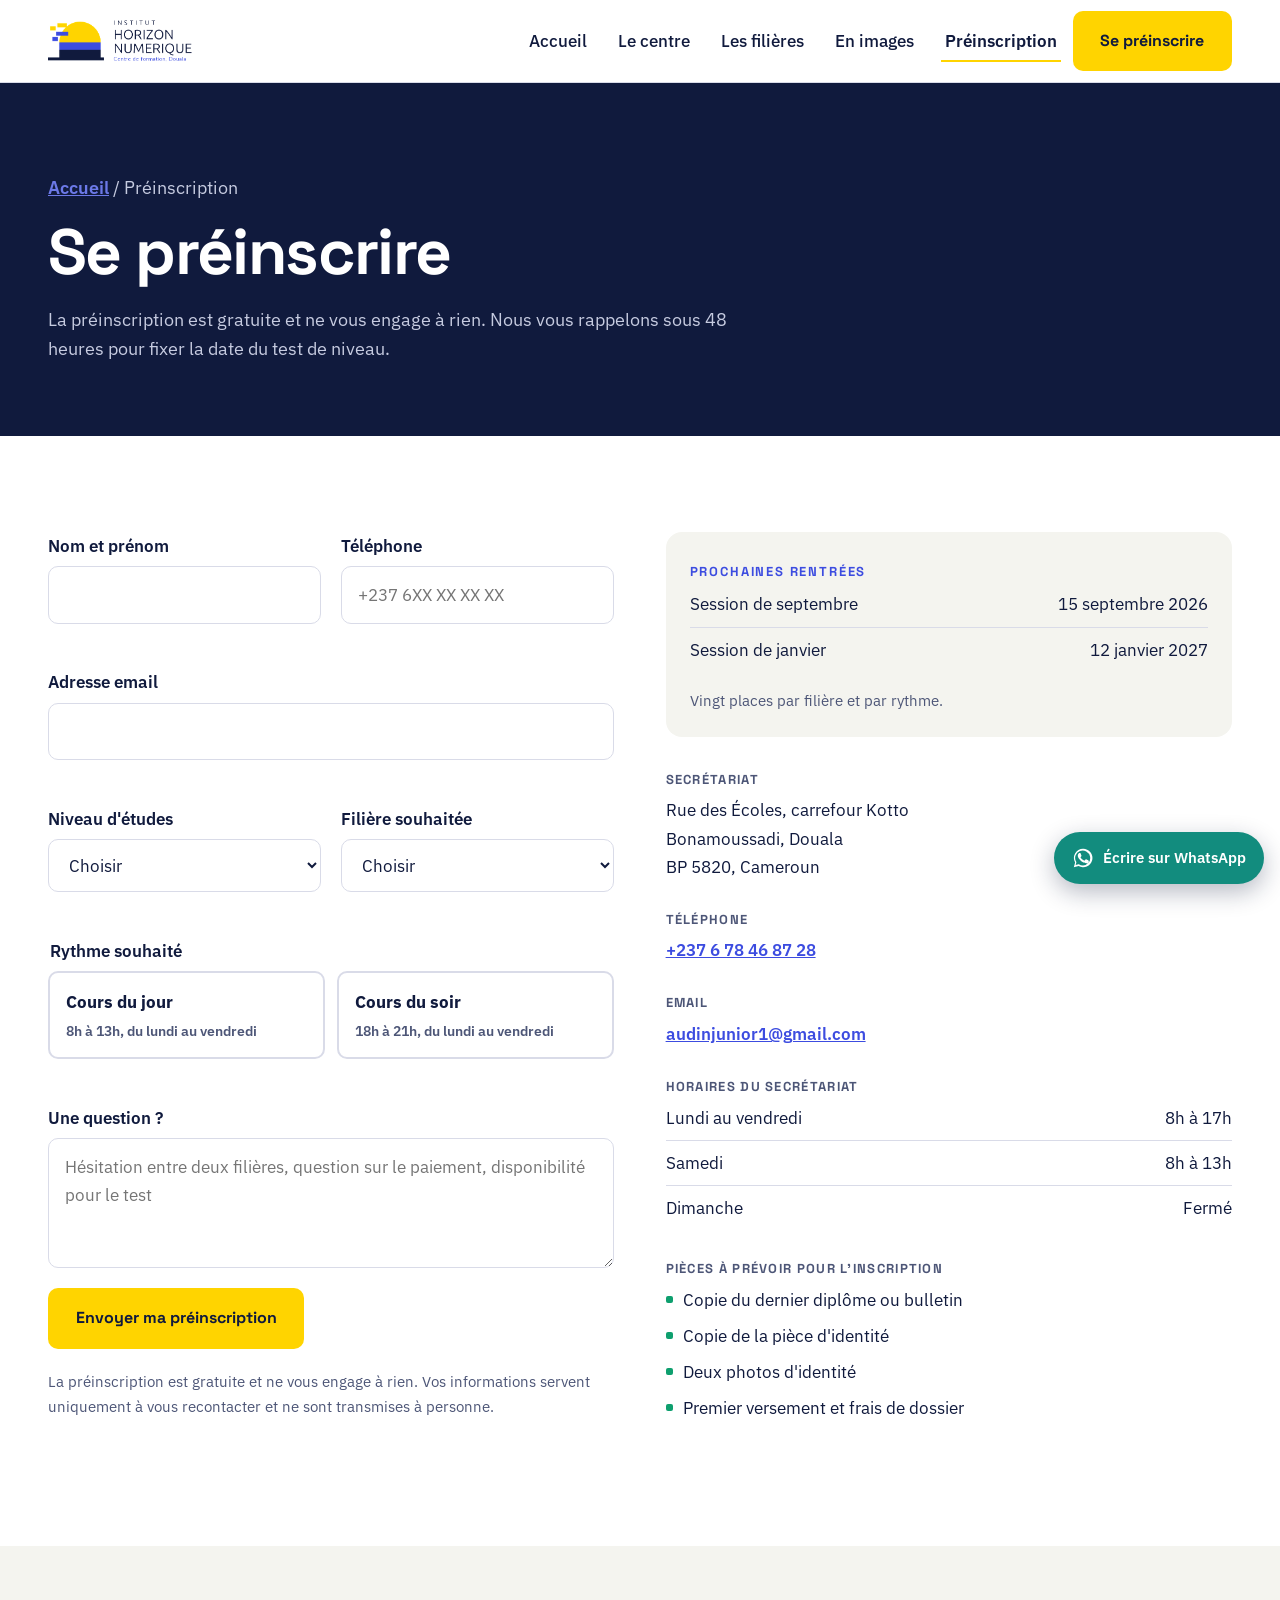
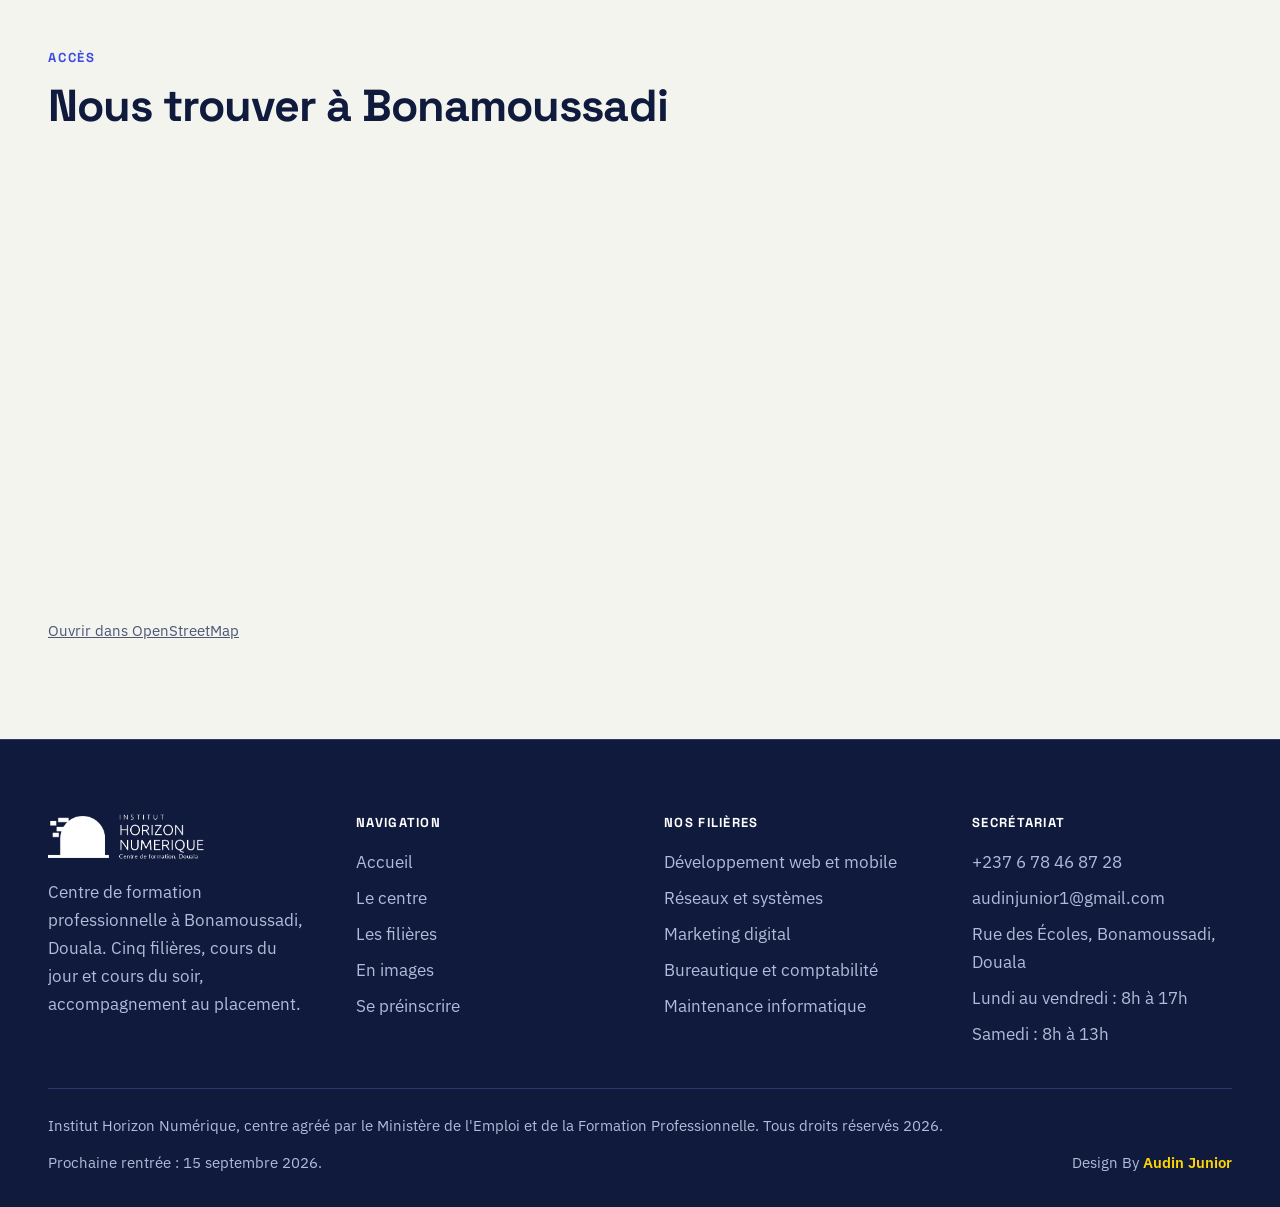
<file: contact/index.html>
<!DOCTYPE html>
<html lang="fr">

<head>
  <meta charset="UTF-8">
  <meta name="viewport" content="width=device-width, initial-scale=1">
  <title>Préinscription en ligne | Horizon Numérique, Douala</title>
  <meta name="description"
    content="Préinscrivez-vous gratuitement à l'une des cinq filières du centre de formation de Bonamoussadi, Douala. Réponse du secrétariat sous 48 heures.">
  <link rel="canonical" href="https://institut-horizon.vercel.app/contact/">
  <meta name="theme-color" content="#101A3D">
  <meta name="author" content="Institut Horizon Numérique">

  <meta property="og:type" content="website">
  <meta property="og:title" content="Préinscription en ligne | Horizon Numérique, Douala">
  <meta property="og:description"
    content="Préinscrivez-vous gratuitement à l'une des cinq filières du centre de formation de Bonamoussadi, Douala. Réponse du secrétariat sous 48 heures.">
  <meta property="og:image" content="https://institut-horizon.vercel.app/assets/img/og-image.jpg">
  <meta property="og:image:width" content="1200">
  <meta property="og:image:height" content="630">
  <meta property="og:url" content="https://institut-horizon.vercel.app/contact/">
  <meta property="og:locale" content="fr_FR">
  <meta property="og:site_name" content="Institut Horizon Numérique">
  <meta name="twitter:card" content="summary_large_image">
  <meta name="twitter:title" content="Préinscription en ligne | Horizon Numérique, Douala">
  <meta name="twitter:description"
    content="Préinscrivez-vous gratuitement à l'une des cinq filières du centre de formation de Bonamoussadi, Douala. Réponse du secrétariat sous 48 heures.">
  <meta name="twitter:image" content="https://institut-horizon.vercel.app/assets/img/og-image.jpg">

  <link rel="icon" href="../favicon.ico" sizes="any">
  <link rel="icon" type="image/png" sizes="32x32" href="../assets/logo/favicon-32x32.png">
  <link rel="icon" type="image/png" sizes="16x16" href="../assets/logo/favicon-16x16.png">
  <link rel="apple-touch-icon" href="../assets/logo/apple-touch-icon.png">
  <link rel="manifest" href="../site.webmanifest">

  <link rel="preload" as="image" href="../assets/logo/logo.png">
  <link rel="preconnect" href="https://fonts.googleapis.com">
  <link rel="preconnect" href="https://fonts.gstatic.com" crossorigin>
  <link rel="stylesheet"
    href="https://fonts.googleapis.com/css2?family=Space+Grotesk:wght@500;700&family=IBM+Plex+Sans:wght@400;500;600&display=swap">
  <!-- Marqueur JS : le CSS ne masque les elements animes que si le script est actif,
       une page sans JavaScript reste donc entierement lisible. -->
  <script>document.documentElement.classList.add("js");</script>
  <link rel="stylesheet" href="../assets/css/style.css">
</head>

<body>
  <a class="saut-contenu" href="#contenu">Aller au contenu principal</a>

  <header class="entete">
    <div class="enveloppe entete__barre">
      <a class="entete__logo" href="../index.html" aria-label="Institut Horizon Numérique, retour à l'accueil">
        <img src="../assets/logo/logo.png" alt="Institut Horizon Numérique, centre de formation à Douala" width="144"
          height="46">
      </a>

      <button class="bouton-menu" type="button" data-menu-bouton aria-expanded="false"
        aria-controls="navigation-principale">Menu</button>

      <nav class="nav" id="navigation-principale" data-menu aria-label="Navigation principale">
        <ul class="nav__liste">
          <li><a class="nav__lien" href="../index.html">Accueil</a></li>
          <li><a class="nav__lien" href="../a-propos/index.html">Le centre</a></li>
          <li><a class="nav__lien" href="../services/index.html">Les filières</a></li>
          <li><a class="nav__lien" href="../galerie/index.html">En images</a></li>
          <li><a class="nav__lien" href="../contact/index.html" aria-current="page">Préinscription</a></li>
        </ul>
      </nav>

      <a class="bouton bouton--jaune" href="../contact/index.html">Se préinscrire</a>
    </div>
  </header>


  <main id="contenu">
    <section class="bandeau">
      <div class="enveloppe" data-hero>
        <p class="fil"><a href="../index.html">Accueil</a> / Préinscription</p>
        <h1>Se préinscrire</h1>
        <p>La préinscription est gratuite et ne vous engage à rien. Nous vous rappelons sous 48 heures pour fixer la
          date du test de niveau.</p>
      </div>
    </section>

    <section class="section">
      <div class="enveloppe colonnes">
        <div>
          <div class="message-succes" data-succes hidden>
            <h2 style="font-family:var(--display);font-size:1.25rem;margin-bottom:0.5rem">Votre préinscription est
              enregistrée</h2>
            <p>Merci. Le secrétariat vous rappelle sous 48 heures ouvrées pour
              fixer la date de votre test de niveau. Si vous n'avez pas de
              nouvelles, appelez le +237 6 78 46 87 28.</p>
          </div>

          <!-- Formspree : remplacez l'attribut action ci-dessous par votre
               point de terminaison, par exemple
               action="https://formspree.io/f/xxxxxxx" method="POST".
               Tant qu'il est absent, le formulaire confirme localement sans
               envoyer de message. -->
          <form class="formulaire" data-anim="droite" data-formulaire novalidate
            action="https://formspree.io/f/mgaeeolw" method="post">
            <div class="champ--double">
              <div class="champ">
                <label for="nom">Nom et prénom</label>
                <input type="text" id="nom" name="nom" required autocomplete="name">
                <p class="champ__erreur" id="nom-erreur" aria-live="polite"></p>
              </div>
              <div class="champ">
                <label for="telephone">Téléphone</label>
                <input type="tel" id="telephone" name="telephone" required autocomplete="tel"
                  placeholder="+237 6XX XX XX XX" pattern="^\+?[0-9 ]{9,20}$">
                <p class="champ__erreur" id="telephone-erreur" aria-live="polite"></p>
              </div>
            </div>

            <div class="champ">
              <label for="email">Adresse email</label>
              <input type="email" id="email" name="email" required autocomplete="email">
              <p class="champ__erreur" id="email-erreur" aria-live="polite"></p>
            </div>

            <div class="champ--double">
              <div class="champ">
                <label for="niveau">Niveau d'études</label>
                <select id="niveau" name="niveau" required>
                  <option value="">Choisir</option>
                  <option>Sans diplôme</option>
                  <option>Niveau troisième ou BEPC</option>
                  <option>Niveau terminale</option>
                  <option>Baccalauréat</option>
                  <option>Bac + 2</option>
                  <option>Bac + 3 ou plus</option>
                </select>
                <p class="champ__erreur" id="niveau-erreur" aria-live="polite"></p>
              </div>
              <div class="champ">
                <label for="filiere">Filière souhaitée</label>
                <select id="filiere" name="filiere" required>
                  <option value="">Choisir</option>
                  <option>Développement web et mobile</option>
                  <option>Réseaux et systèmes</option>
                  <option>Marketing digital</option>
                  <option>Bureautique et comptabilité</option>
                  <option>Maintenance informatique</option>
                  <option>Je ne sais pas encore</option>
                </select>
                <p class="champ__erreur" id="filiere-erreur" aria-live="polite"></p>
              </div>
            </div>

            <fieldset class="champ" style="border:0;padding:0;margin:0">
              <legend style="font-weight:600;margin-bottom:0.4rem">Rythme souhaité</legend>
              <div class="rythme">
                <label>
                  <input type="radio" name="rythme" value="Cours du jour" required>
                  <strong>Cours du jour</strong>
                  <span>8h à 13h, du lundi au vendredi</span>
                </label>
                <label>
                  <input type="radio" name="rythme" value="Cours du soir">
                  <strong>Cours du soir</strong>
                  <span>18h à 21h, du lundi au vendredi</span>
                </label>
              </div>
              <p class="champ__erreur" id="rythme-erreur" aria-live="polite"></p>
            </fieldset>

            <div class="champ">
              <label for="message">Une question ?</label>
              <textarea id="message" name="message"
                placeholder="Hésitation entre deux filières, question sur le paiement, disponibilité pour le test"></textarea>
            </div>

            <div>
              <button class="bouton bouton--jaune" type="submit">Envoyer ma préinscription</button>
            </div>
            <p class="champ__aide">La préinscription est gratuite et ne vous
              engage à rien. Vos informations servent uniquement à vous
              recontacter et ne sont transmises à personne.</p>
          </form>
        </div>

        <div>
          <div class="encadre" style="margin-bottom:2rem">
            <p class="surtitre" style="margin-bottom:0.5rem">Prochaines rentrées</p>
            <ul class="horaires">
              <li><span>Session de septembre</span><span>15 septembre 2026</span></li>
              <li><span>Session de janvier</span><span>12 janvier 2027</span></li>
            </ul>
            <p style="margin-top:1rem;font-size:0.95rem;color:var(--texte-doux)">
              Vingt places par filière et par rythme.</p>
          </div>

          <div class="bloc-info" data-anim="gauche" style="--delai:0ms">
            <h3>Secrétariat</h3>
            <p>Rue des Écoles, carrefour Kotto<br>Bonamoussadi, Douala<br>
              BP 5820, Cameroun</p>
          </div>
          <div class="bloc-info" data-anim="gauche" style="--delai:60ms">
            <h3>Téléphone</h3>
            <p><a href="tel:+237678468728">+237 6 78 46 87 28</a></p>
          </div>
          <div class="bloc-info" data-anim="gauche" style="--delai:120ms">
            <h3>Email</h3>
            <p><a href="mailto:audinjunior1@gmail.com">audinjunior1@gmail.com</a></p>
          </div>
          <div class="bloc-info" data-anim="gauche" style="--delai:180ms">
            <h3>Horaires du secrétariat</h3>
            <ul class="horaires">
              <li><span>Lundi au vendredi</span><span>8h à 17h</span></li>
              <li><span>Samedi</span><span>8h à 13h</span></li>
              <li><span>Dimanche</span><span>Fermé</span></li>
            </ul>
          </div>
          <div class="bloc-info" data-anim="gauche" style="--delai:240ms">
            <h3>Pièces à prévoir pour l'inscription</h3>
            <ul class="liste-puces">
              <li>Copie du dernier diplôme ou bulletin</li>
              <li>Copie de la pièce d'identité</li>
              <li>Deux photos d'identité</li>
              <li>Premier versement et frais de dossier</li>
            </ul>
          </div>
        </div>
      </div>
    </section>

    <section class="section section--craie">
      <div class="enveloppe">
        <div class="titre-section" data-anim="titre">
          <span class="surtitre">Accès</span>
          <h2>Nous trouver à Bonamoussadi</h2>
        </div>
        <iframe class="carte-osm" data-anim="montee" title="Localisation de l'Institut Horizon Numérique à Douala"
          src="https://www.openstreetmap.org/export/embed.html?bbox=9.7300%2C4.0800%2C9.7500%2C4.1000&amp;layer=mapnik&amp;marker=4.0900%2C9.7400"
          loading="lazy"></iframe>
        <p class="champ__aide" style="margin-top:0.75rem">
          <a href="https://www.openstreetmap.org/?mlat=4.0900&amp;mlon=9.7400#map=16/4.0900/9.7400" target="_blank"
            rel="noopener">Ouvrir dans OpenStreetMap</a>
        </p>
      </div>
    </section>
  </main>


  <footer class="pied">
    <div class="enveloppe">
      <div class="pied__grille">
        <div>
          <img src="../assets/logo/logo-blanc.png" alt="Institut Horizon Numérique, centre de formation à Douala"
            width="157" height="50">
          <p>Centre de formation professionnelle à Bonamoussadi, Douala.
            Cinq filières, cours du jour et cours du soir, accompagnement au
            placement.</p>
        </div>

        <div>
          <h3>Navigation</h3>
          <ul>
            <li><a href="../index.html">Accueil</a></li>
            <li><a href="../a-propos/index.html">Le centre</a></li>
            <li><a href="../services/index.html">Les filières</a></li>
            <li><a href="../galerie/index.html">En images</a></li>
            <li><a href="../contact/index.html">Se préinscrire</a></li>
          </ul>
        </div>

        <div>
          <h3>Nos filières</h3>
          <ul>
            <li><a href="../services/index.html#dev-web">Développement web et mobile</a></li>
            <li><a href="../services/index.html#reseaux">Réseaux et systèmes</a></li>
            <li><a href="../services/index.html#marketing">Marketing digital</a></li>
            <li><a href="../services/index.html#bureautique">Bureautique et comptabilité</a></li>
            <li><a href="../services/index.html#maintenance">Maintenance informatique</a></li>
          </ul>
        </div>

        <div>
          <h3>Secrétariat</h3>
          <ul>
            <li><a href="tel:+237678468728">+237 6 78 46 87 28</a></li>
            <li><a href="mailto:audinjunior1@gmail.com">audinjunior1@gmail.com</a></li>
            <li>Rue des Écoles, Bonamoussadi, Douala</li>
            <li>Lundi au vendredi : 8h à 17h</li>
            <li>Samedi : 8h à 13h</li>
          </ul>
        </div>
      </div>

      <div class="pied__bas">
        <p>Institut Horizon Numérique, centre agréé par le Ministère de
          l'Emploi et de la Formation Professionnelle. Tous droits réservés
          <span data-annee>2026</span>.
        </p>
        <p>Prochaine rentrée : 15 septembre 2026.</p>
        <p class="pied__signature">Design By <span>Audin Junior</span></p>
      </div>
    </div>
  </footer>

  <a class="whatsapp"
    href="https://wa.me/237678468728?text=Bonjour%2C%20je%20souhaite%20des%20informations%20sur%20les%20formations%20de%20l%27Institut%20Horizon%20Numerique."
    target="_blank" rel="noopener" aria-label="Écrire à l'Institut Horizon Numérique sur WhatsApp">
    <svg viewBox="0 0 24 24" aria-hidden="true" focusable="false">
      <path
        d="M17.5 14.4c-.3-.2-1.7-.9-2-1-.3-.1-.5-.2-.7.1-.2.3-.7 1-.9 1.2-.2.2-.3.2-.6.1-.3-.2-1.2-.5-2.3-1.4-.9-.8-1.4-1.7-1.6-2-.2-.3 0-.5.1-.6l.5-.5c.1-.2.2-.3.3-.5 0-.2 0-.4 0-.5 0-.2-.7-1.6-.9-2.2-.2-.6-.5-.5-.7-.5h-.6c-.2 0-.5.1-.8.4-.3.3-1 1-1 2.5s1.1 2.9 1.2 3.1c.2.2 2.1 3.2 5.1 4.4 2.5 1 3 .8 3.6.8.5 0 1.7-.7 2-1.4.2-.7.2-1.2.2-1.4-.1-.1-.3-.2-.6-.3M12 2a10 10 0 0 0-8.6 15L2 22l5.2-1.4A10 10 0 1 0 12 2m0 18.2c-1.6 0-3.2-.4-4.6-1.3l-.3-.2-3.1.8.8-3-.2-.3A8.2 8.2 0 1 1 12 20.2" />
    </svg>
    <span>Écrire sur WhatsApp</span>
  </a>

  <script src="../assets/js/main.js" defer></script>
</body>

</html>
</file>
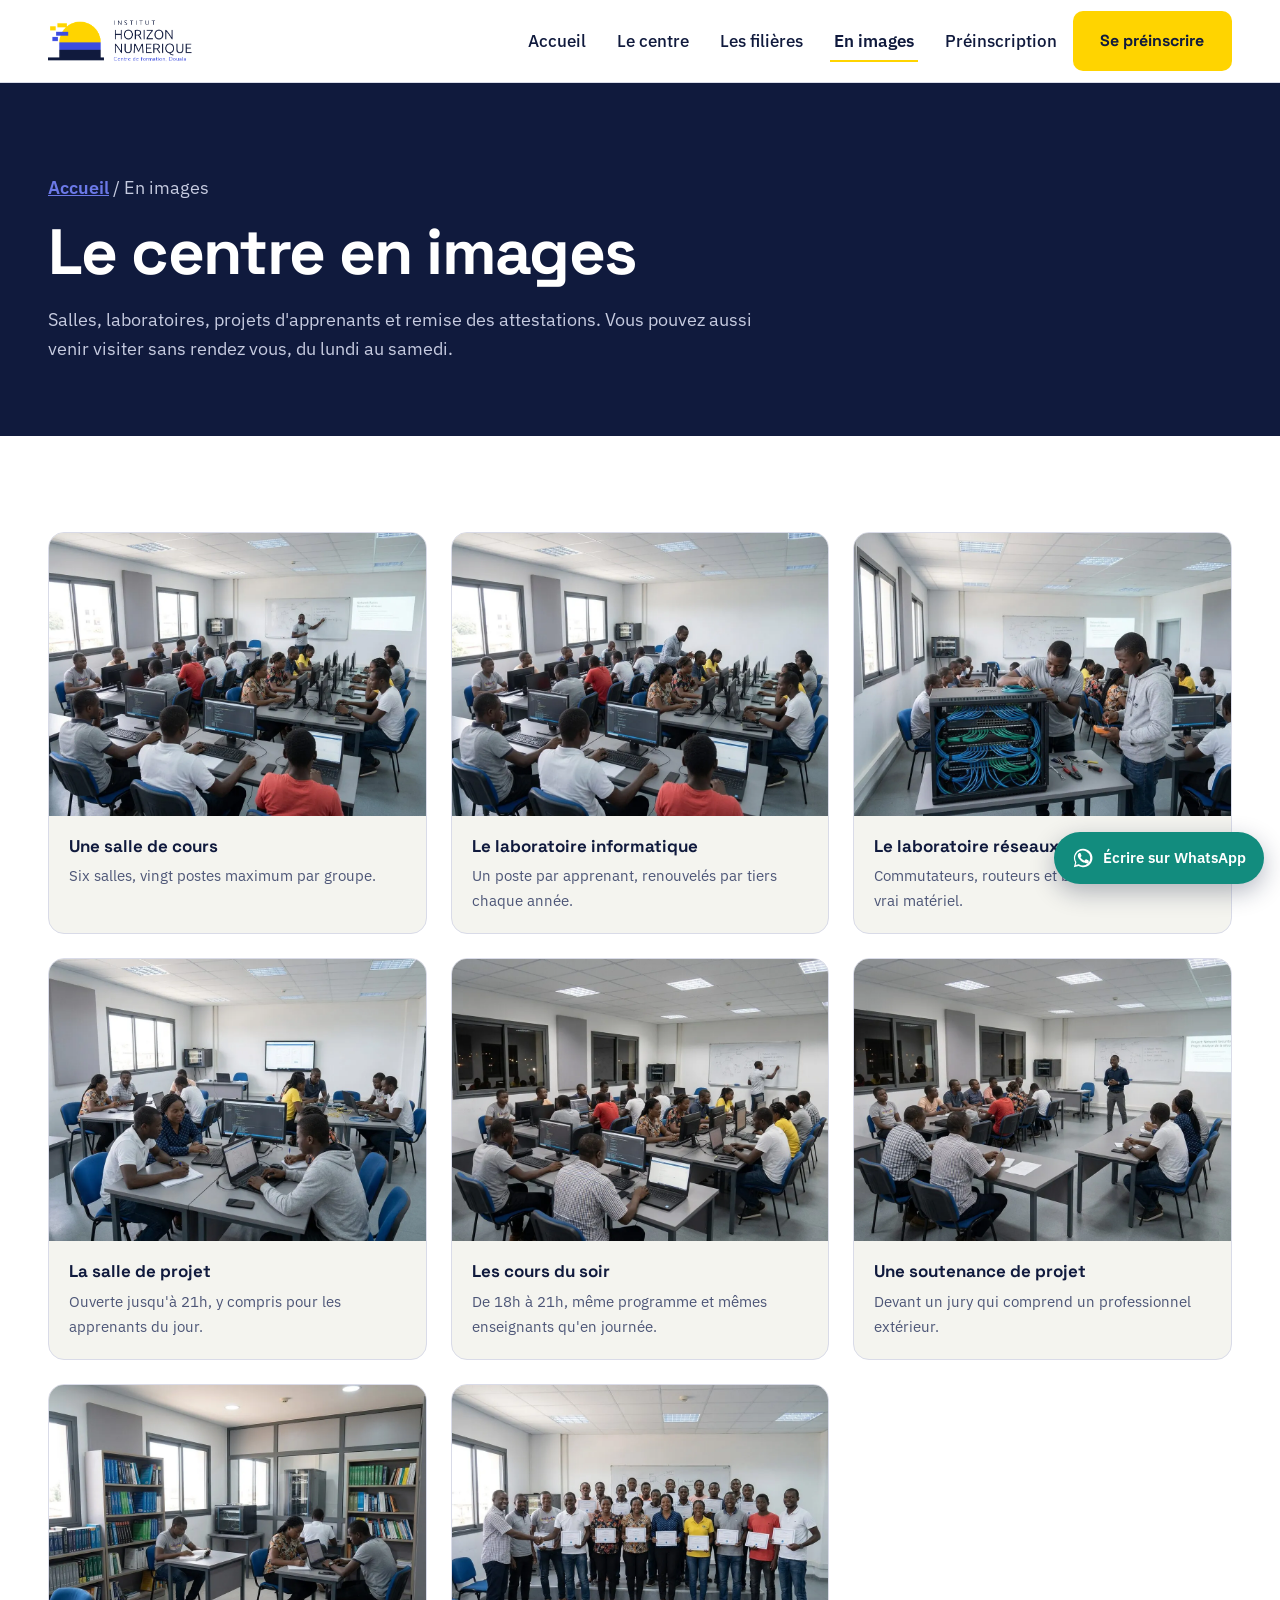
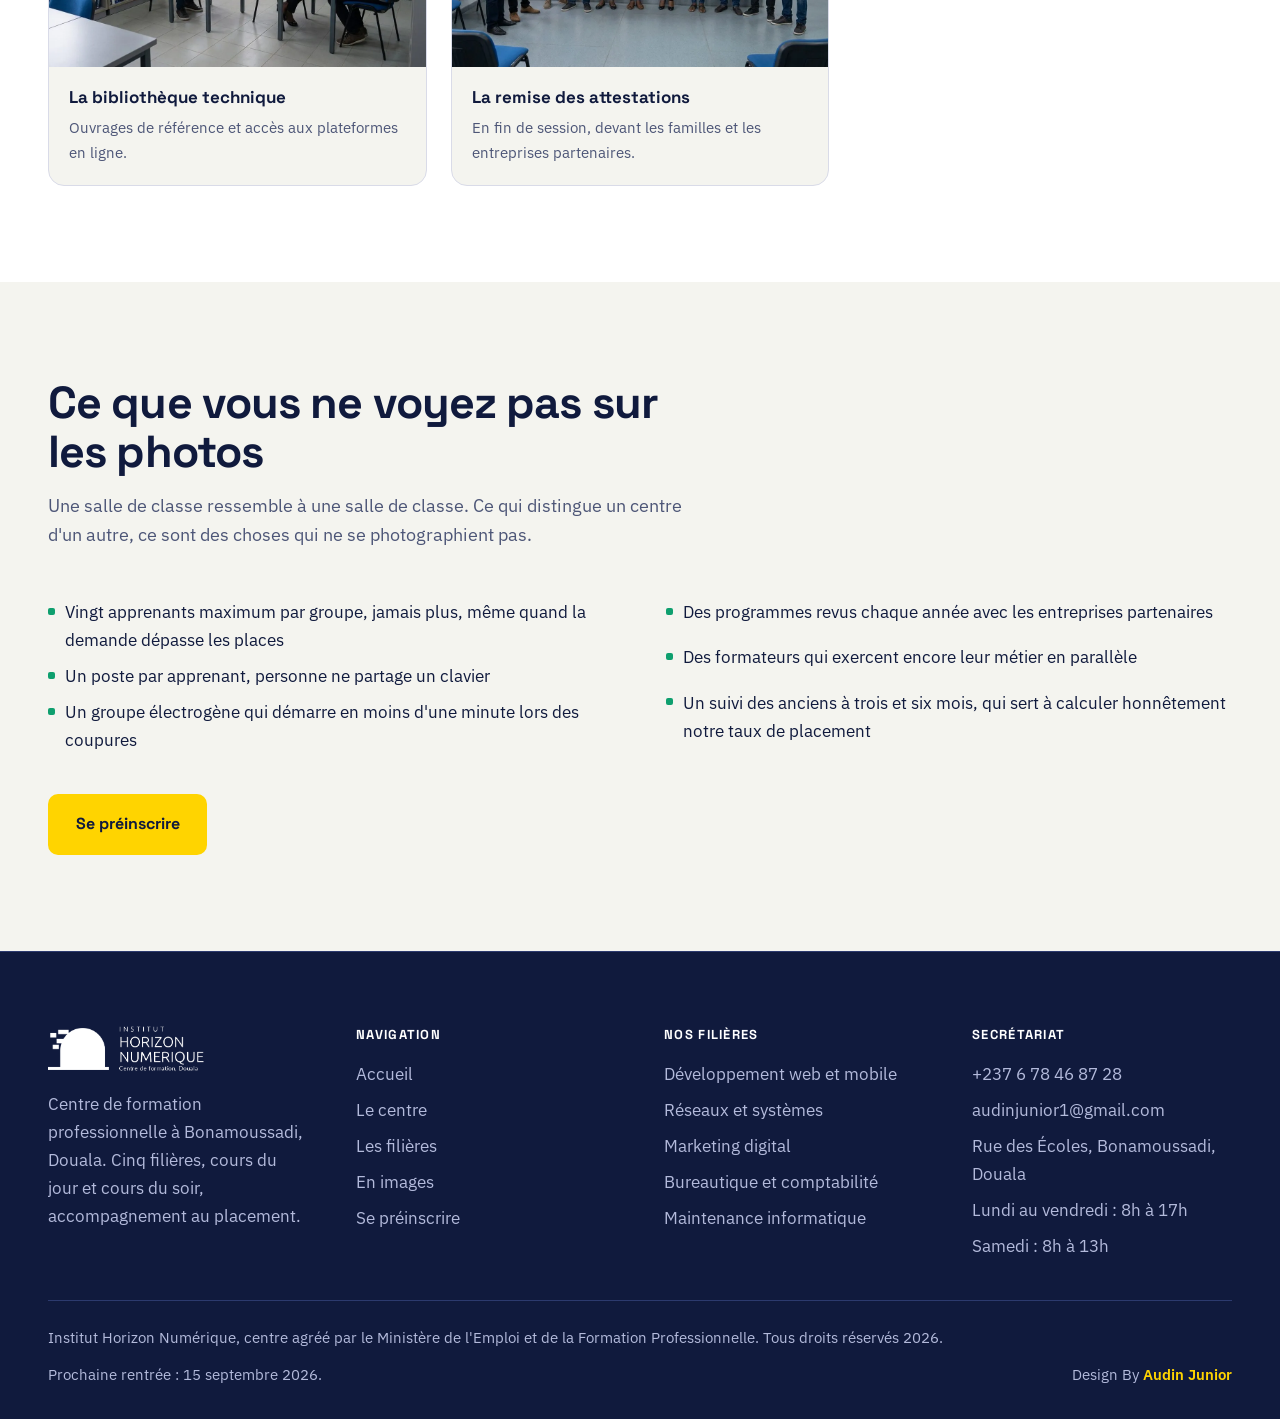
<file: galerie/index.html>
<!DOCTYPE html>
<html lang="fr">

<head>
  <meta charset="UTF-8">
  <meta name="viewport" content="width=device-width, initial-scale=1">
  <title>Salles et laboratoires en images | Horizon Numérique</title>
  <meta name="description"
    content="Salles de cours, laboratoire réseaux, salle de projet et remise des attestations : découvrez le centre de formation de Bonamoussadi à Douala.">
  <link rel="canonical" href="https://institut-horizon.vercel.app/galerie/">
  <meta name="theme-color" content="#101A3D">
  <meta name="author" content="Institut Horizon Numérique">

  <meta property="og:type" content="website">
  <meta property="og:title" content="Salles et laboratoires en images | Horizon Numérique">
  <meta property="og:description"
    content="Salles de cours, laboratoire réseaux, salle de projet et remise des attestations : découvrez le centre de formation de Bonamoussadi à Douala.">
  <meta property="og:image" content="https://institut-horizon.vercel.app/assets/img/og-image.jpg">
  <meta property="og:image:width" content="1200">
  <meta property="og:image:height" content="630">
  <meta property="og:url" content="https://institut-horizon.vercel.app/galerie/">
  <meta property="og:locale" content="fr_FR">
  <meta property="og:site_name" content="Institut Horizon Numérique">
  <meta name="twitter:card" content="summary_large_image">
  <meta name="twitter:title" content="Salles et laboratoires en images | Horizon Numérique">
  <meta name="twitter:description"
    content="Salles de cours, laboratoire réseaux, salle de projet et remise des attestations : découvrez le centre de formation de Bonamoussadi à Douala.">
  <meta name="twitter:image" content="https://institut-horizon.vercel.app/assets/img/og-image.jpg">

  <link rel="icon" href="../favicon.ico" sizes="any">
  <link rel="icon" type="image/png" sizes="32x32" href="../assets/logo/favicon-32x32.png">
  <link rel="icon" type="image/png" sizes="16x16" href="../assets/logo/favicon-16x16.png">
  <link rel="apple-touch-icon" href="../assets/logo/apple-touch-icon.png">
  <link rel="manifest" href="../site.webmanifest">

  <link rel="preload" as="image" href="../assets/logo/logo.png">
  <link rel="preconnect" href="https://fonts.googleapis.com">
  <link rel="preconnect" href="https://fonts.gstatic.com" crossorigin>
  <link rel="stylesheet"
    href="https://fonts.googleapis.com/css2?family=Space+Grotesk:wght@500;700&family=IBM+Plex+Sans:wght@400;500;600&display=swap">
  <!-- Marqueur JS : le CSS ne masque les elements animes que si le script est actif,
       une page sans JavaScript reste donc entierement lisible. -->
  <script>document.documentElement.classList.add("js");</script>
  <link rel="stylesheet" href="../assets/css/style.css">
</head>

<body>
  <a class="saut-contenu" href="#contenu">Aller au contenu principal</a>

  <header class="entete">
    <div class="enveloppe entete__barre">
      <a class="entete__logo" href="../index.html" aria-label="Institut Horizon Numérique, retour à l'accueil">
        <img src="../assets/logo/logo.png" alt="Institut Horizon Numérique, centre de formation à Douala" width="144"
          height="46">
      </a>

      <button class="bouton-menu" type="button" data-menu-bouton aria-expanded="false"
        aria-controls="navigation-principale">Menu</button>

      <nav class="nav" id="navigation-principale" data-menu aria-label="Navigation principale">
        <ul class="nav__liste">
          <li><a class="nav__lien" href="../index.html">Accueil</a></li>
          <li><a class="nav__lien" href="../a-propos/index.html">Le centre</a></li>
          <li><a class="nav__lien" href="../services/index.html">Les filières</a></li>
          <li><a class="nav__lien" href="../galerie/index.html" aria-current="page">En images</a></li>
          <li><a class="nav__lien" href="../contact/index.html">Préinscription</a></li>
        </ul>
      </nav>

      <a class="bouton bouton--jaune" href="../contact/index.html">Se préinscrire</a>
    </div>
  </header>


  <main id="contenu">
    <section class="bandeau">
      <div class="enveloppe" data-hero>
        <p class="fil"><a href="../index.html">Accueil</a> / En images</p>
        <h1>Le centre en images</h1>
        <p>Salles, laboratoires, projets d'apprenants et remise des attestations. Vous pouvez aussi venir visiter sans
          rendez vous, du lundi au samedi.</p>
      </div>
    </section>

    <section class="section">
      <div class="enveloppe">
        <div class="grille-galerie">
          <figure class="vignette" data-anim="montee" style="--delai:0ms">
            <picture>
              <source type="image/webp" srcset="../assets/img/salle-cours.webp">
              <img src="../assets/img/salle-cours.jpg" alt="une salle de cours de l'Institut Horizon Numérique à Douala"
                width="1080" height="810" loading="lazy" decoding="async">
            </picture>
            <figcaption>Une salle de cours<span>Six salles, vingt postes maximum par groupe.</span></figcaption>
          </figure>
          <figure class="vignette" data-anim="montee" style="--delai:70ms">
            <picture>
              <source type="image/webp" srcset="../assets/img/labo-informatique.webp">
              <img src="../assets/img/labo-informatique.jpg"
                alt="le laboratoire informatique de l'Institut Horizon Numérique à Douala" width="1080" height="810"
                loading="lazy" decoding="async">
            </picture>
            <figcaption>Le laboratoire informatique<span>Un poste par apprenant, renouvelés par tiers chaque
                année.</span></figcaption>
          </figure>
          <figure class="vignette" data-anim="montee" style="--delai:140ms">
            <picture>
              <source type="image/webp" srcset="../assets/img/labo-reseaux.webp">
              <img src="../assets/img/labo-reseaux.jpg"
                alt="le laboratoire réseaux de l'Institut Horizon Numérique à Douala" width="1080" height="810"
                loading="lazy" decoding="async">
            </picture>
            <figcaption>Le laboratoire réseaux<span>Commutateurs, routeurs et baie de brassage, du vrai matériel.</span>
            </figcaption>
          </figure>
          <figure class="vignette" data-anim="montee" style="--delai:0ms">
            <picture>
              <source type="image/webp" srcset="../assets/img/atelier-projet.webp">
              <img src="../assets/img/atelier-projet.jpg"
                alt="la salle de projet de l'Institut Horizon Numérique à Douala" width="1080" height="810"
                loading="lazy" decoding="async">
            </picture>
            <figcaption>La salle de projet<span>Ouverte jusqu'à 21h, y compris pour les apprenants du jour.</span>
            </figcaption>
          </figure>
          <figure class="vignette" data-anim="montee" style="--delai:70ms">
            <picture>
              <source type="image/webp" srcset="../assets/img/cours-du-soir.webp">
              <img src="../assets/img/cours-du-soir.jpg"
                alt="les cours du soir de l'Institut Horizon Numérique à Douala" width="1080" height="810"
                loading="lazy" decoding="async">
            </picture>
            <figcaption>Les cours du soir<span>De 18h à 21h, même programme et mêmes enseignants qu'en journée.</span>
            </figcaption>
          </figure>
          <figure class="vignette" data-anim="montee" style="--delai:140ms">
            <picture>
              <source type="image/webp" srcset="../assets/img/soutenance.webp">
              <img src="../assets/img/soutenance.jpg"
                alt="une soutenance de projet de l'Institut Horizon Numérique à Douala" width="1080" height="810"
                loading="lazy" decoding="async">
            </picture>
            <figcaption>Une soutenance de projet<span>Devant un jury qui comprend un professionnel extérieur.</span>
            </figcaption>
          </figure>
          <figure class="vignette" data-anim="montee" style="--delai:0ms">
            <picture>
              <source type="image/webp" srcset="../assets/img/bibliotheque.webp">
              <img src="../assets/img/bibliotheque.jpg"
                alt="la bibliothèque technique de l'Institut Horizon Numérique à Douala" width="1080" height="810"
                loading="lazy" decoding="async">
            </picture>
            <figcaption>La bibliothèque technique<span>Ouvrages de référence et accès aux plateformes en ligne.</span>
            </figcaption>
          </figure>
          <figure class="vignette" data-anim="montee" style="--delai:70ms">
            <picture>
              <source type="image/webp" srcset="../assets/img/remise-attestations.webp">
              <img src="../assets/img/remise-attestations.jpg"
                alt="la remise des attestations de l'Institut Horizon Numérique à Douala" width="1080" height="810"
                loading="lazy" decoding="async">
            </picture>
            <figcaption>La remise des attestations<span>En fin de session, devant les familles et les entreprises
                partenaires.</span></figcaption>
          </figure>
        </div>
      </div>
    </section>

    <section class="section section--craie">
      <div class="enveloppe">
        <div class="titre-section" data-anim="titre">
          <h2>Ce que vous ne voyez pas sur les photos</h2>
          <p>Une salle de classe ressemble à une salle de classe. Ce qui
            distingue un centre d'un autre, ce sont des choses qui ne se
            photographient pas.</p>
        </div>
        <div class="colonnes">
          <ul class="liste-puces">
            <li>Vingt apprenants maximum par groupe, jamais plus, même quand la
              demande dépasse les places</li>
            <li>Un poste par apprenant, personne ne partage un clavier</li>
            <li>Un groupe électrogène qui démarre en moins d'une minute lors
              des coupures</li>
          </ul>
          <ul class="liste-puces">
            <li>Des programmes revus chaque année avec les entreprises
              partenaires</li>
            <li>Des formateurs qui exercent encore leur métier en parallèle</li>
            <li>Un suivi des anciens à trois et six mois, qui sert à calculer
              honnêtement notre taux de placement</li>
          </ul>
        </div>
        <div class="groupe-boutons" style="margin-top:2.5rem">
          <a class="bouton bouton--jaune" href="../contact/index.html">Se préinscrire</a>
        </div>
      </div>
    </section>
  </main>


  <footer class="pied">
    <div class="enveloppe">
      <div class="pied__grille">
        <div>
          <img src="../assets/logo/logo-blanc.png" alt="Institut Horizon Numérique, centre de formation à Douala"
            width="157" height="50">
          <p>Centre de formation professionnelle à Bonamoussadi, Douala.
            Cinq filières, cours du jour et cours du soir, accompagnement au
            placement.</p>
        </div>

        <div>
          <h3>Navigation</h3>
          <ul>
            <li><a href="../index.html">Accueil</a></li>
            <li><a href="../a-propos/index.html">Le centre</a></li>
            <li><a href="../services/index.html">Les filières</a></li>
            <li><a href="../galerie/index.html">En images</a></li>
            <li><a href="../contact/index.html">Se préinscrire</a></li>
          </ul>
        </div>

        <div>
          <h3>Nos filières</h3>
          <ul>
            <li><a href="../services/index.html#dev-web">Développement web et mobile</a></li>
            <li><a href="../services/index.html#reseaux">Réseaux et systèmes</a></li>
            <li><a href="../services/index.html#marketing">Marketing digital</a></li>
            <li><a href="../services/index.html#bureautique">Bureautique et comptabilité</a></li>
            <li><a href="../services/index.html#maintenance">Maintenance informatique</a></li>
          </ul>
        </div>

        <div>
          <h3>Secrétariat</h3>
          <ul>
            <li><a href="tel:+237678468728">+237 6 78 46 87 28</a></li>
            <li><a href="mailto:audinjunior1@gmail.com">audinjunior1@gmail.com</a></li>
            <li>Rue des Écoles, Bonamoussadi, Douala</li>
            <li>Lundi au vendredi : 8h à 17h</li>
            <li>Samedi : 8h à 13h</li>
          </ul>
        </div>
      </div>

      <div class="pied__bas">
        <p>Institut Horizon Numérique, centre agréé par le Ministère de
          l'Emploi et de la Formation Professionnelle. Tous droits réservés
          <span data-annee>2026</span>.
        </p>
        <p>Prochaine rentrée : 15 septembre 2026.</p>
        <p class="pied__signature">Design By <span>Audin Junior</span></p>
      </div>
    </div>
  </footer>

  <a class="whatsapp"
    href="https://wa.me/237678468728?text=Bonjour%2C%20je%20souhaite%20des%20informations%20sur%20les%20formations%20de%20l%27Institut%20Horizon%20Numerique."
    target="_blank" rel="noopener" aria-label="Écrire à l'Institut Horizon Numérique sur WhatsApp">
    <svg viewBox="0 0 24 24" aria-hidden="true" focusable="false">
      <path
        d="M17.5 14.4c-.3-.2-1.7-.9-2-1-.3-.1-.5-.2-.7.1-.2.3-.7 1-.9 1.2-.2.2-.3.2-.6.1-.3-.2-1.2-.5-2.3-1.4-.9-.8-1.4-1.7-1.6-2-.2-.3 0-.5.1-.6l.5-.5c.1-.2.2-.3.3-.5 0-.2 0-.4 0-.5 0-.2-.7-1.6-.9-2.2-.2-.6-.5-.5-.7-.5h-.6c-.2 0-.5.1-.8.4-.3.3-1 1-1 2.5s1.1 2.9 1.2 3.1c.2.2 2.1 3.2 5.1 4.4 2.5 1 3 .8 3.6.8.5 0 1.7-.7 2-1.4.2-.7.2-1.2.2-1.4-.1-.1-.3-.2-.6-.3M12 2a10 10 0 0 0-8.6 15L2 22l5.2-1.4A10 10 0 1 0 12 2m0 18.2c-1.6 0-3.2-.4-4.6-1.3l-.3-.2-3.1.8.8-3-.2-.3A8.2 8.2 0 1 1 12 20.2" />
    </svg>
    <span>Écrire sur WhatsApp</span>
  </a>

  <script src="../assets/js/main.js" defer></script>
</body>

</html>
</file>
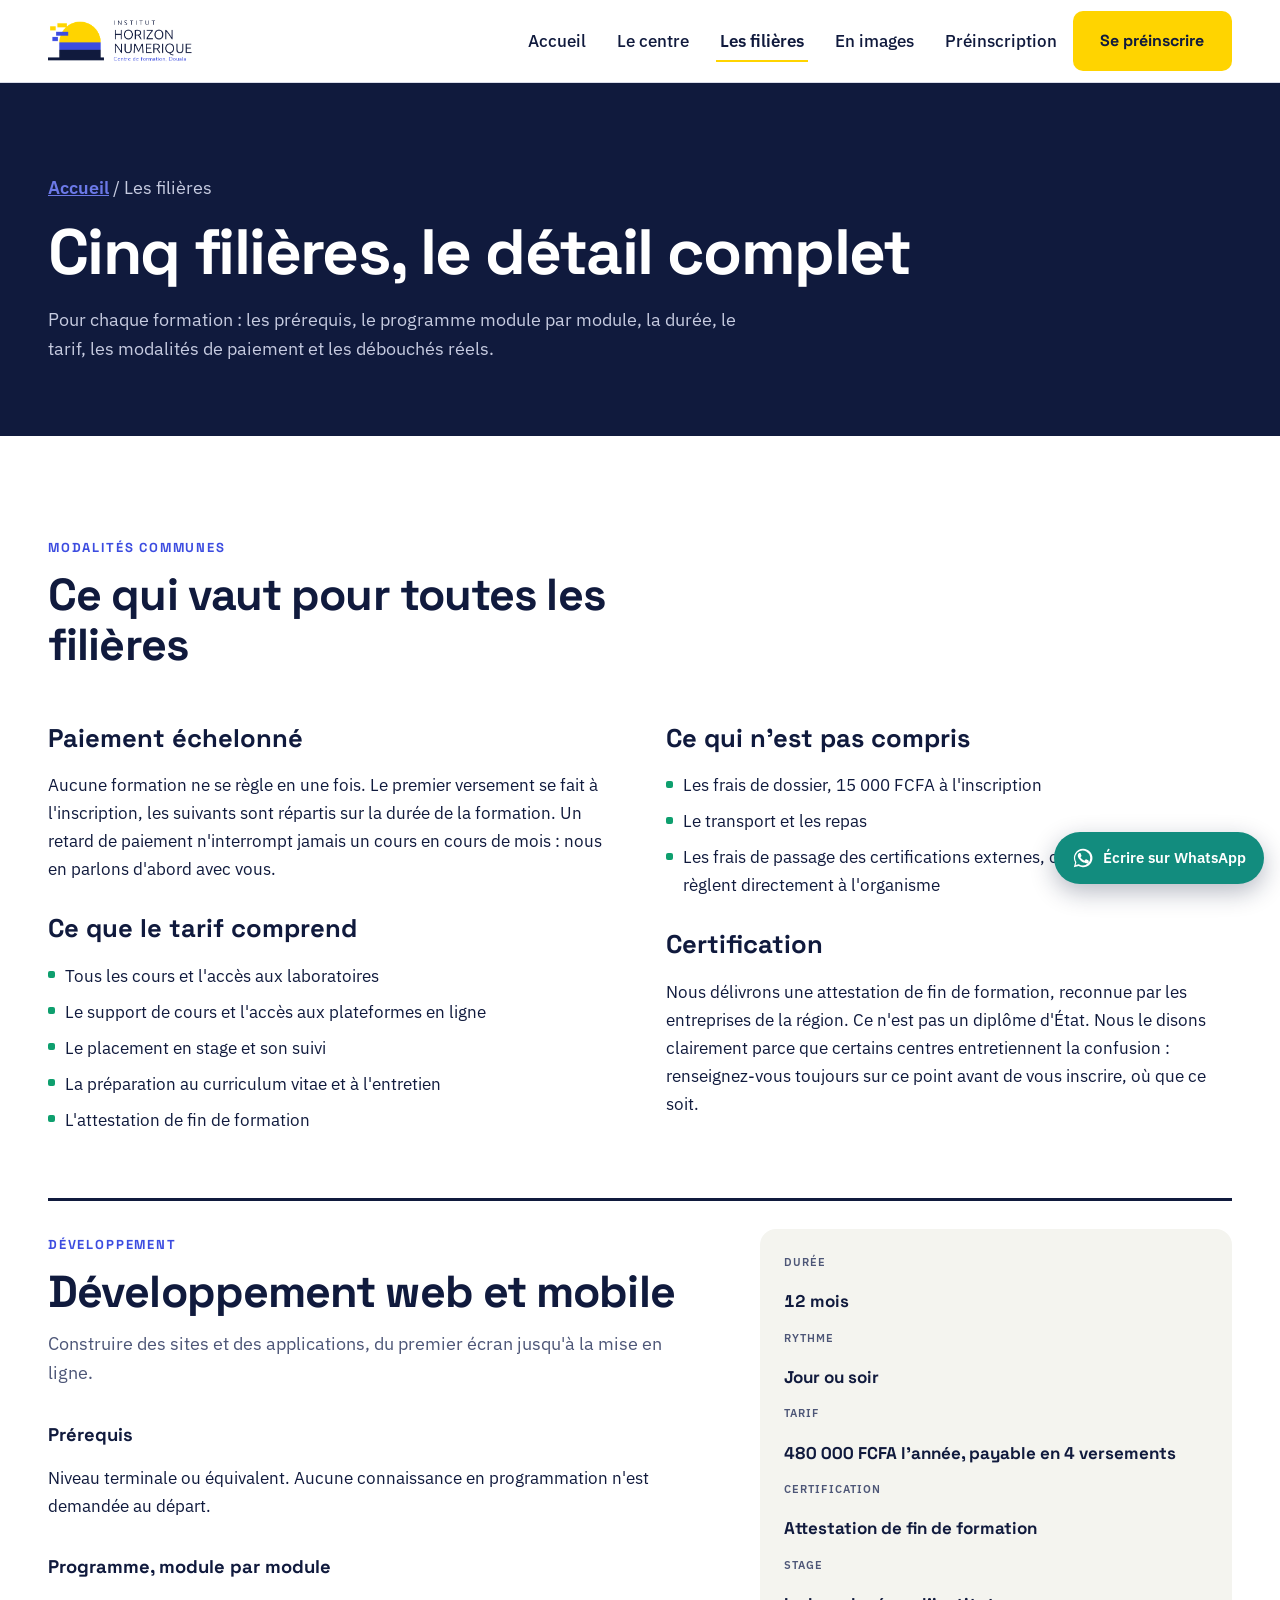
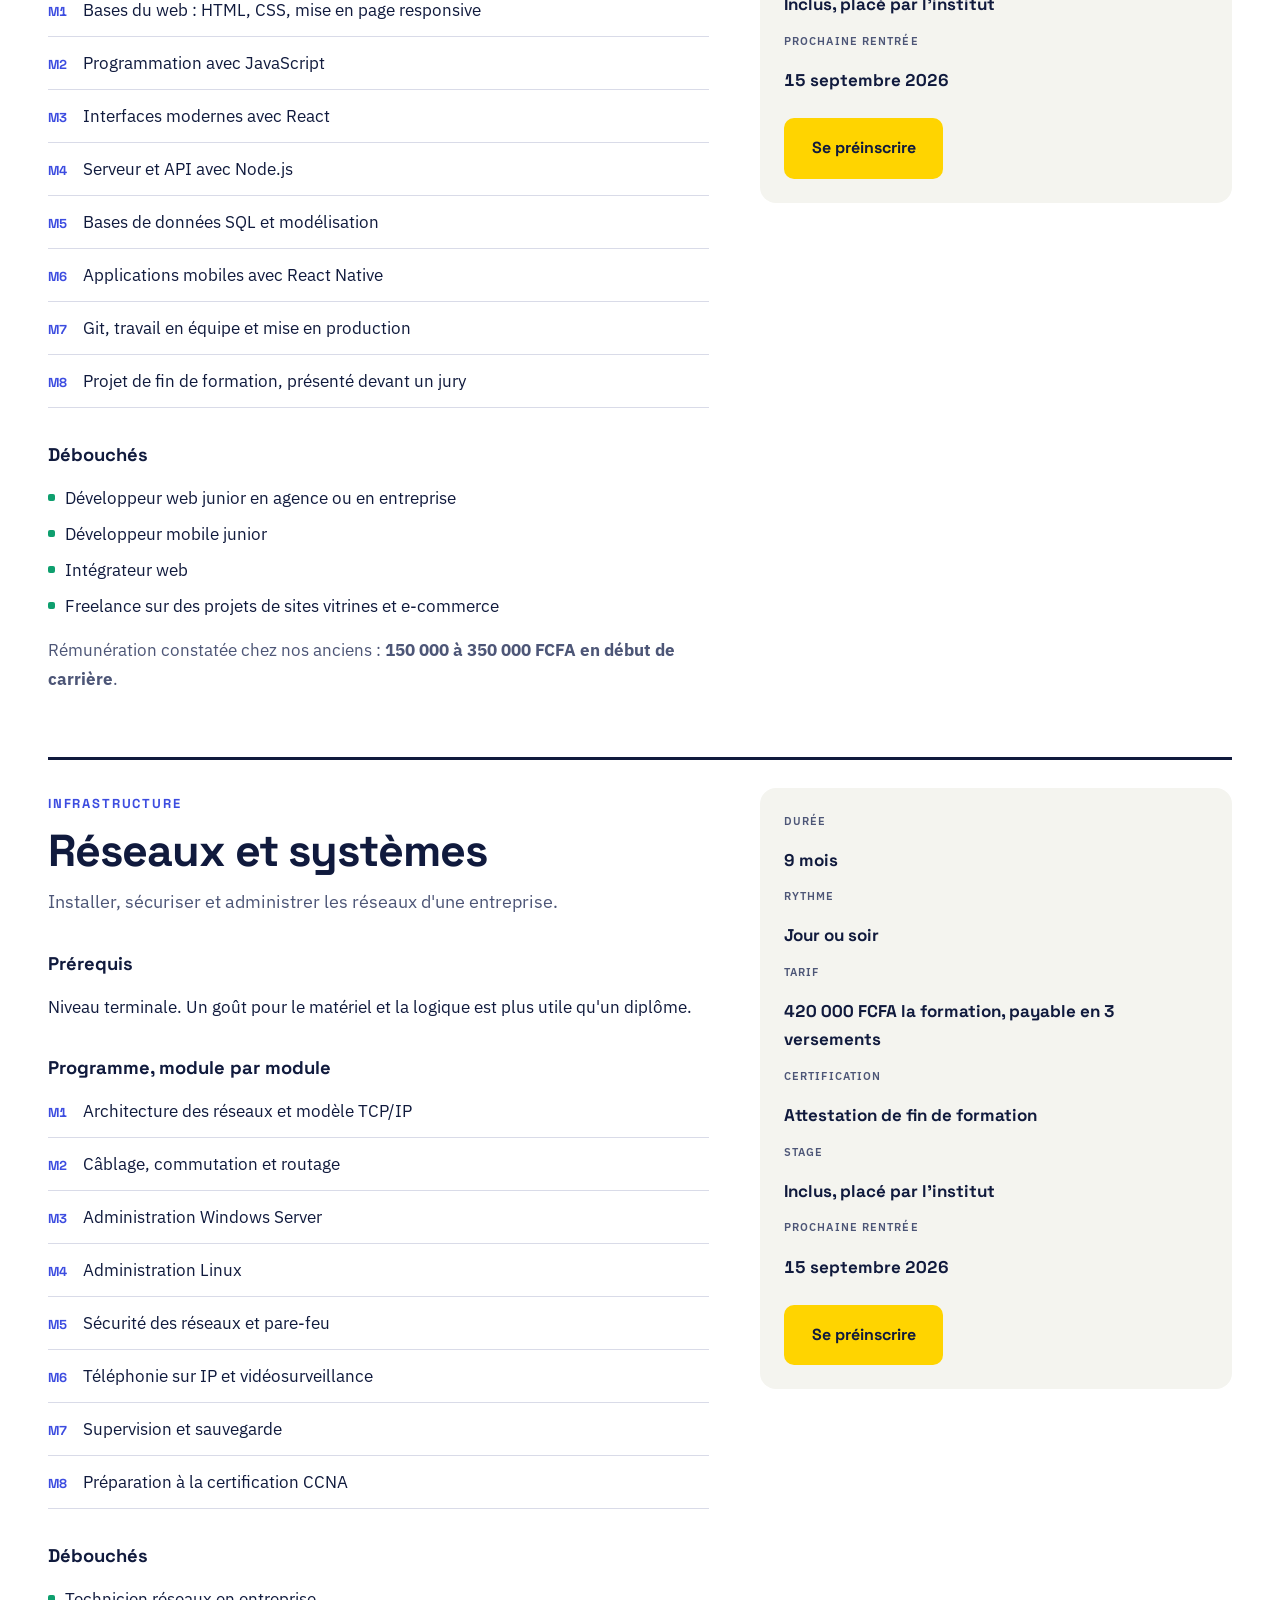
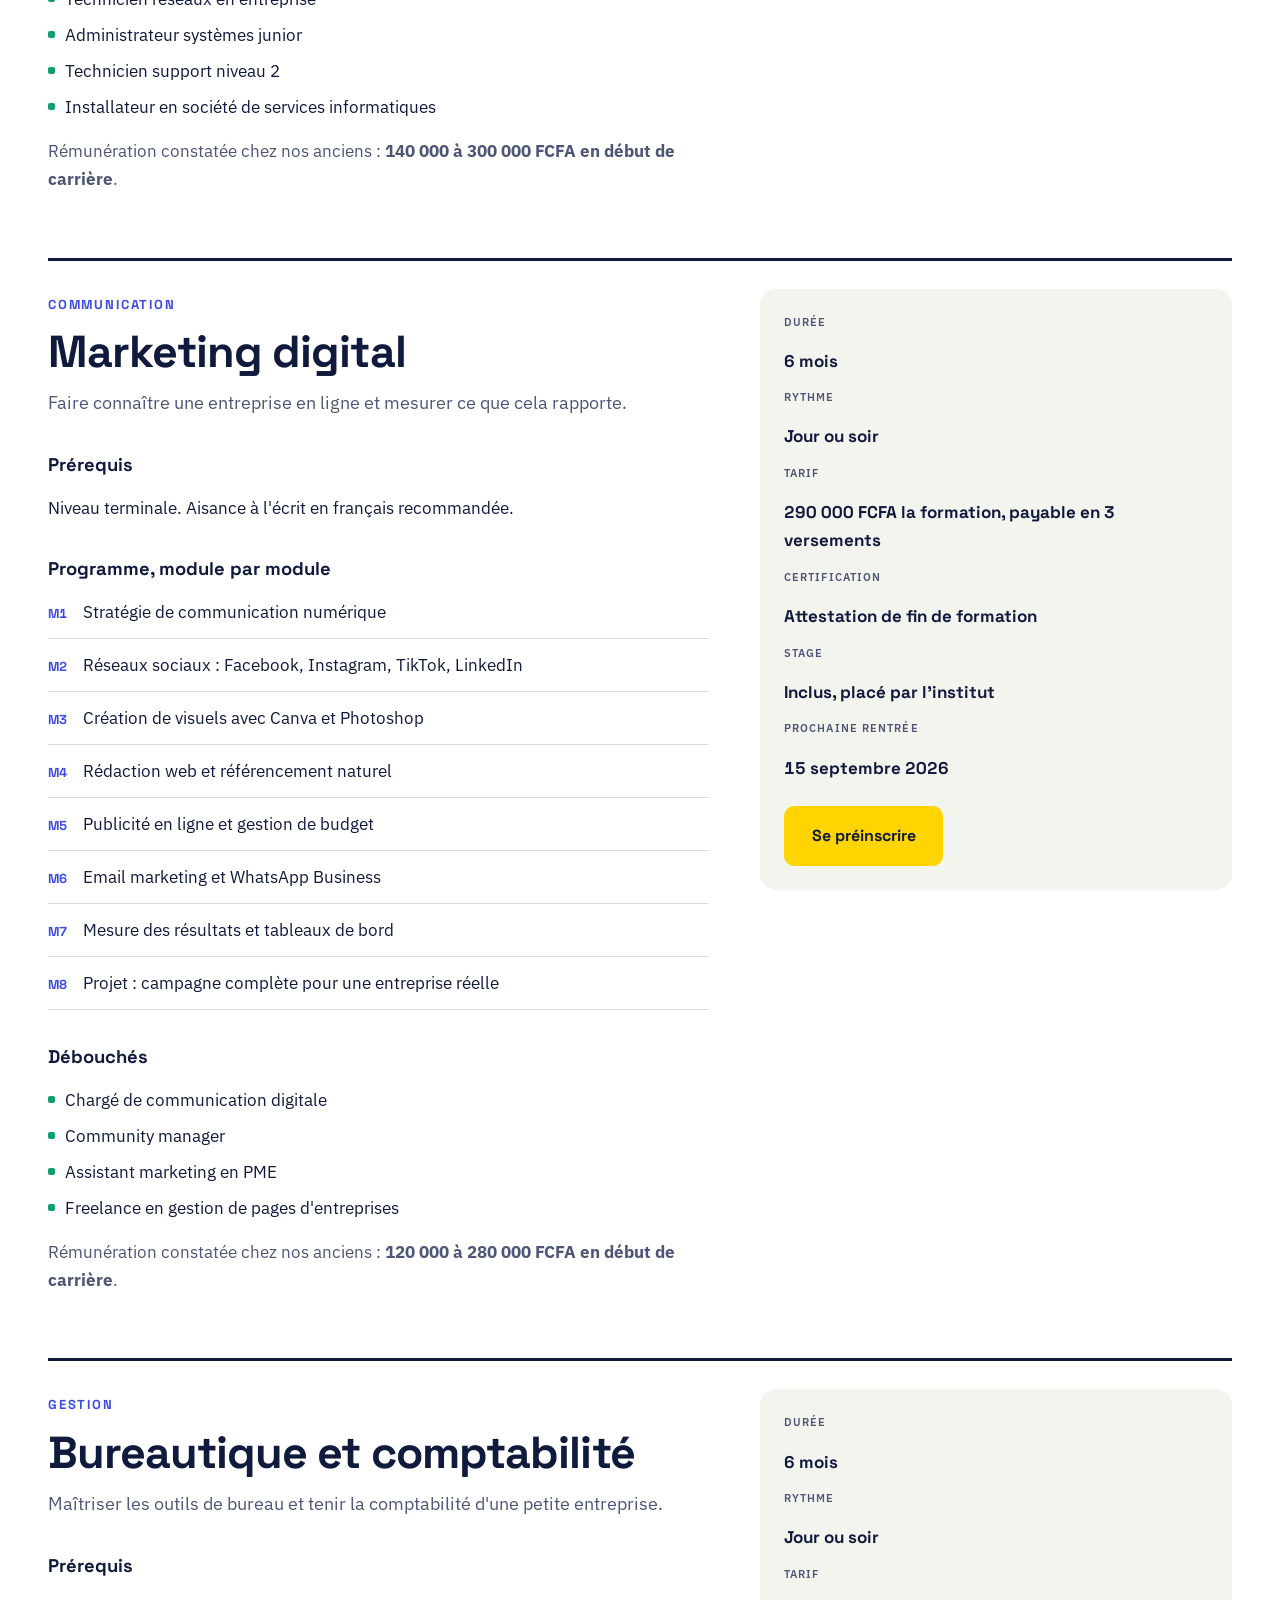
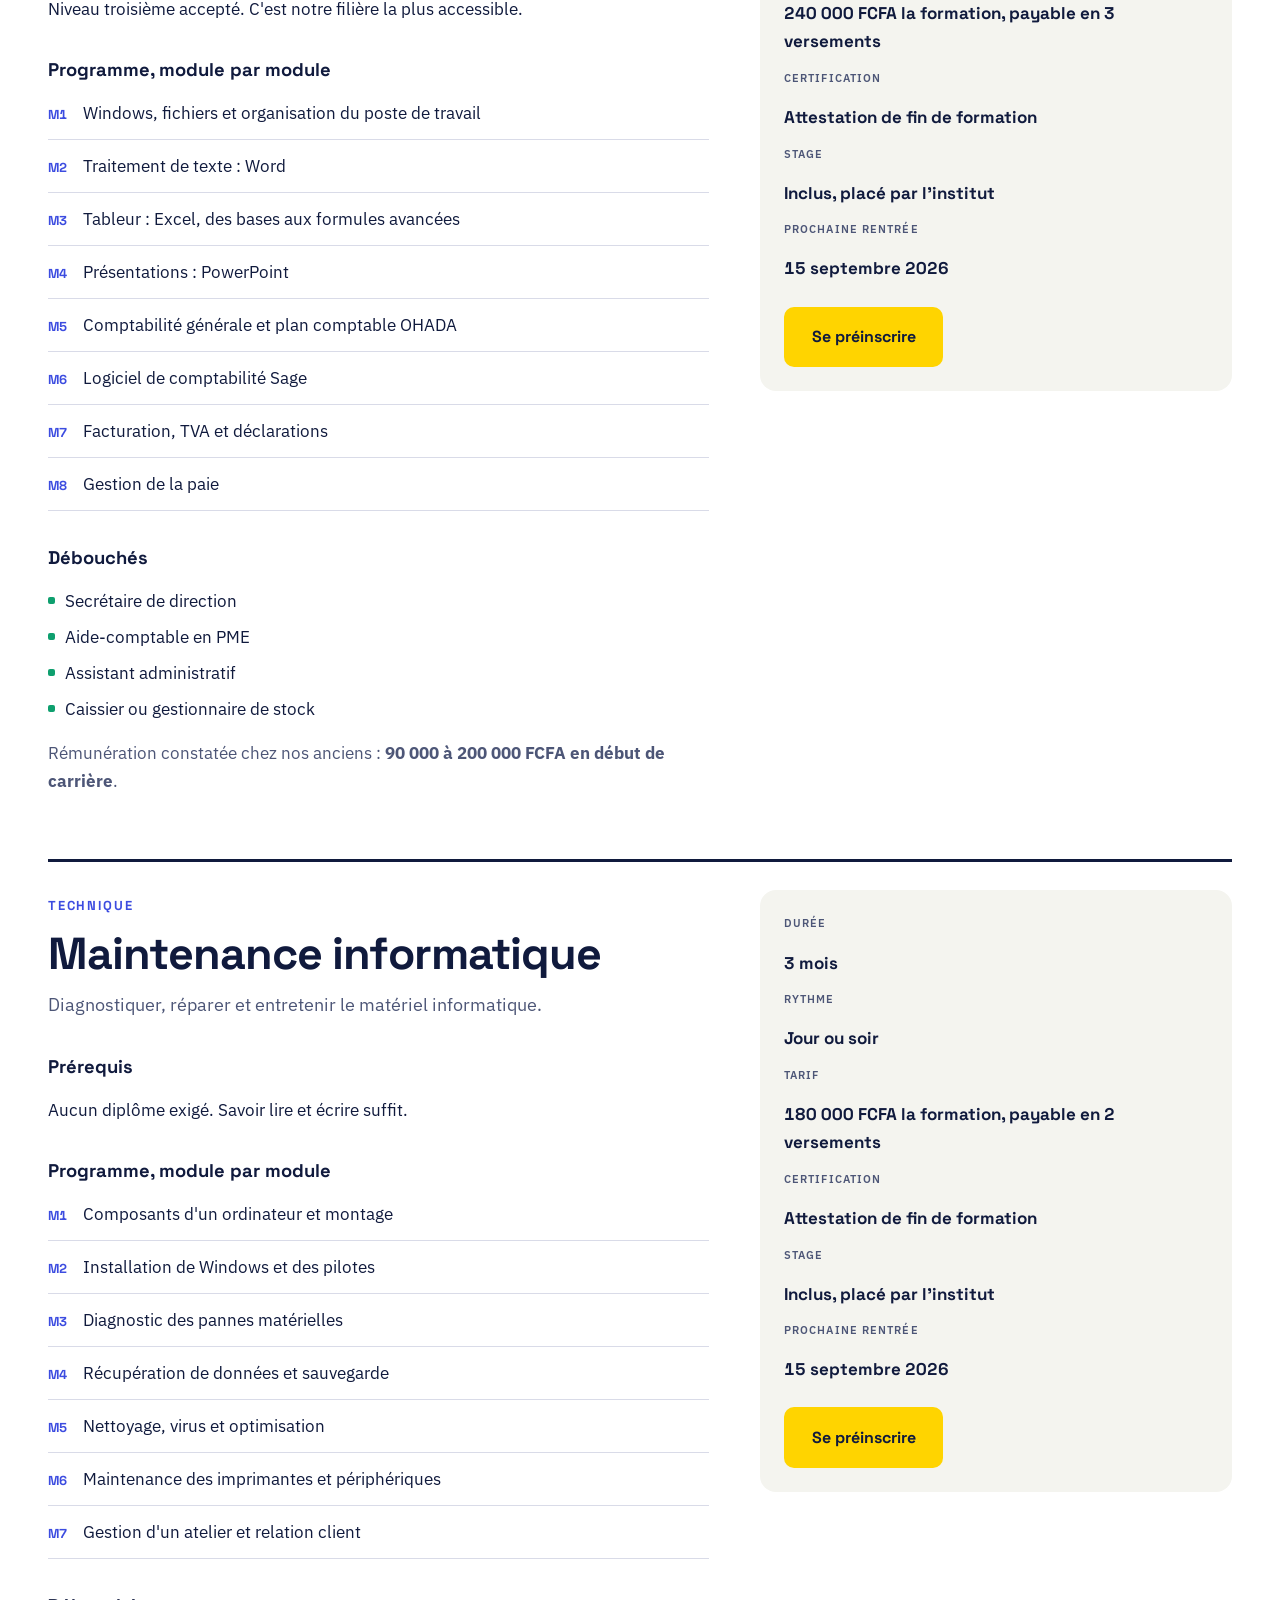
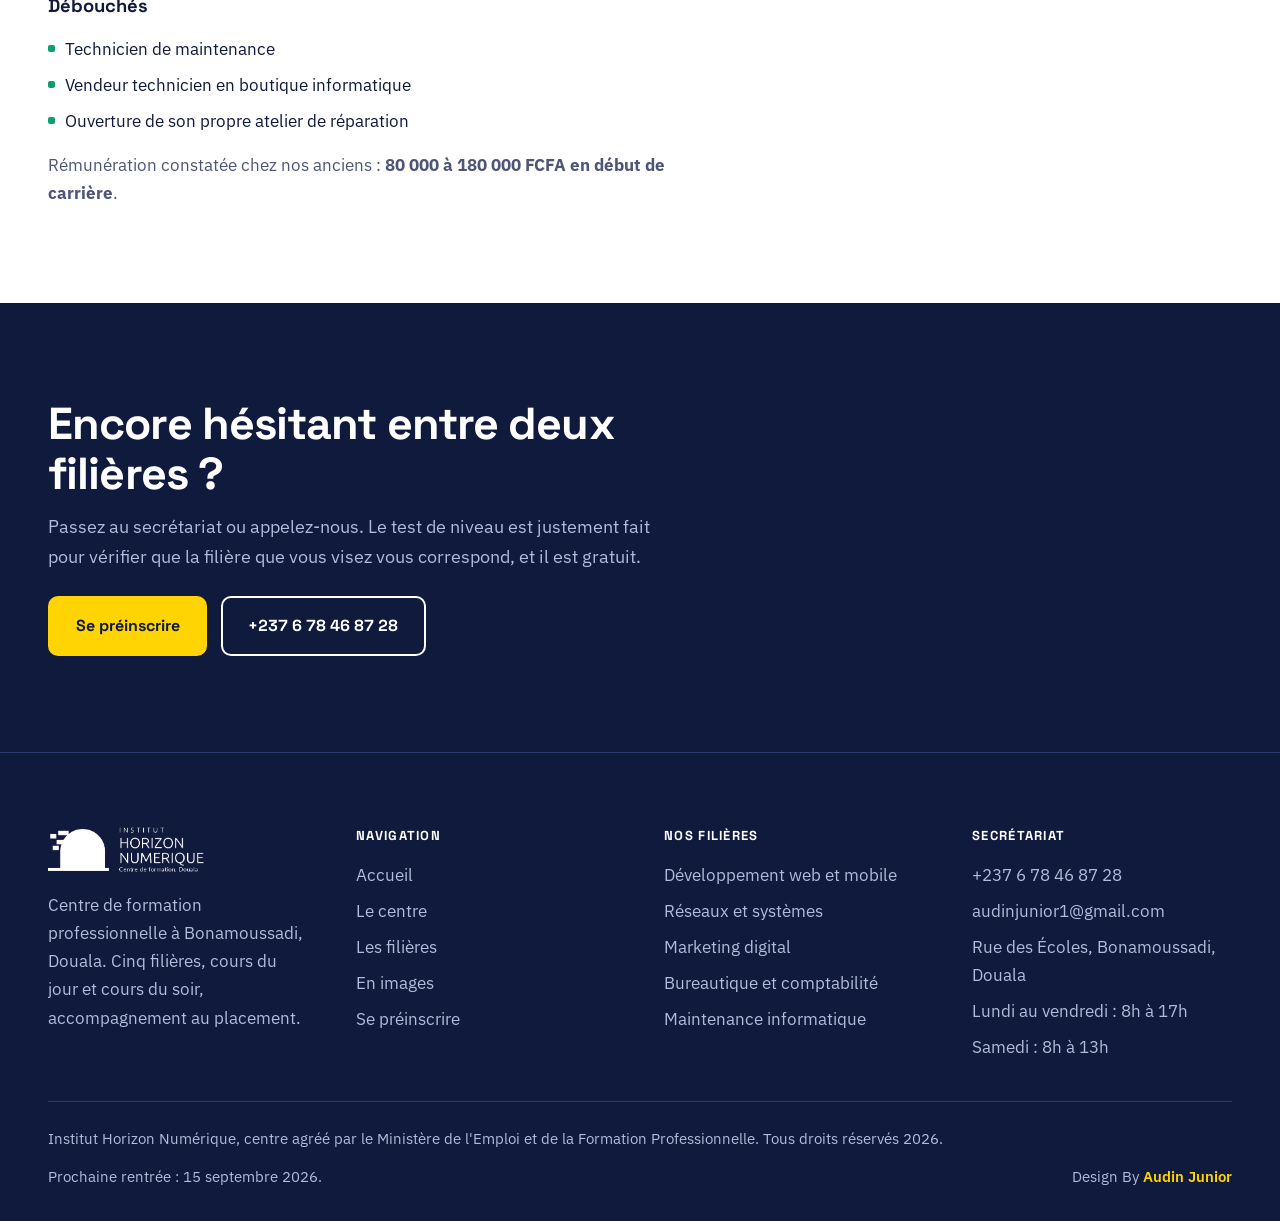
<file: services/index.html>
<!DOCTYPE html>
<html lang="fr">

<head>
  <meta charset="UTF-8">
  <meta name="viewport" content="width=device-width, initial-scale=1">
  <title>Nos 5 filières et leurs tarifs | Horizon Numérique</title>
  <meta name="description"
    content="Développement web, réseaux, marketing digital, bureautique et maintenance à Douala. Programme, durée, tarif en FCFA et débouchés de chaque filière.">
  <link rel="canonical" href="https://institut-horizon.vercel.app/services/">
  <meta name="theme-color" content="#101A3D">
  <meta name="author" content="Institut Horizon Numérique">

  <meta property="og:type" content="website">
  <meta property="og:title" content="Nos 5 filières et leurs tarifs | Horizon Numérique">
  <meta property="og:description"
    content="Développement web, réseaux, marketing digital, bureautique et maintenance à Douala. Programme, durée, tarif en FCFA et débouchés de chaque filière.">
  <meta property="og:image" content="https://institut-horizon.vercel.app/assets/img/og-image.jpg">
  <meta property="og:image:width" content="1200">
  <meta property="og:image:height" content="630">
  <meta property="og:url" content="https://institut-horizon.vercel.app/services/">
  <meta property="og:locale" content="fr_FR">
  <meta property="og:site_name" content="Institut Horizon Numérique">
  <meta name="twitter:card" content="summary_large_image">
  <meta name="twitter:title" content="Nos 5 filières et leurs tarifs | Horizon Numérique">
  <meta name="twitter:description"
    content="Développement web, réseaux, marketing digital, bureautique et maintenance à Douala. Programme, durée, tarif en FCFA et débouchés de chaque filière.">
  <meta name="twitter:image" content="https://institut-horizon.vercel.app/assets/img/og-image.jpg">

  <link rel="icon" href="../favicon.ico" sizes="any">
  <link rel="icon" type="image/png" sizes="32x32" href="../assets/logo/favicon-32x32.png">
  <link rel="icon" type="image/png" sizes="16x16" href="../assets/logo/favicon-16x16.png">
  <link rel="apple-touch-icon" href="../assets/logo/apple-touch-icon.png">
  <link rel="manifest" href="../site.webmanifest">

  <link rel="preload" as="image" href="../assets/logo/logo.png">
  <link rel="preconnect" href="https://fonts.googleapis.com">
  <link rel="preconnect" href="https://fonts.gstatic.com" crossorigin>
  <link rel="stylesheet"
    href="https://fonts.googleapis.com/css2?family=Space+Grotesk:wght@500;700&family=IBM+Plex+Sans:wght@400;500;600&display=swap">
  <!-- Marqueur JS : le CSS ne masque les elements animes que si le script est actif,
       une page sans JavaScript reste donc entierement lisible. -->
  <script>document.documentElement.classList.add("js");</script>
  <link rel="stylesheet" href="../assets/css/style.css">
  <script type="application/ld+json">
{
  "@context": "https://schema.org",
  "@graph": [
    {
      "@type": "Course",
      "name": "Développement web et mobile",
      "description": "Construire des sites et des applications, du premier écran jusqu'à la mise en ligne.",
      "url": "https://institut-horizon.vercel.app/services/#dev-web",
      "provider": {
        "@type": "EducationalOrganization",
        "name": "Institut Horizon Numérique",
        "@id": "https://institut-horizon.vercel.app/#institut"
      },
      "educationalCredentialAwarded": "Attestation de fin de formation",
      "coursePrerequisites": "Niveau terminale ou équivalent. Aucune connaissance en programmation n'est demandée au départ.",
      "offers": {
        "@type": "Offer",
        "price": "480000",
        "priceCurrency": "XAF",
        "category": "Formation professionnelle"
      },
      "hasCourseInstance": [
        {
          "@type": "CourseInstance",
          "courseMode": "onsite",
          "courseWorkload": "P12M",
          "location": {
            "@type": "Place",
            "name": "Institut Horizon Numérique",
            "address": {
              "@type": "PostalAddress",
              "streetAddress": "Rue des Écoles, carrefour Kotto",
              "addressLocality": "Douala",
              "addressRegion": "Littoral",
              "postalCode": "BP 5820",
              "addressCountry": "CM"
            }
          }
        }
      ]
    },
    {
      "@type": "Course",
      "name": "Réseaux et systèmes",
      "description": "Installer, sécuriser et administrer les réseaux d'une entreprise.",
      "url": "https://institut-horizon.vercel.app/services/#reseaux",
      "provider": {
        "@type": "EducationalOrganization",
        "name": "Institut Horizon Numérique",
        "@id": "https://institut-horizon.vercel.app/#institut"
      },
      "educationalCredentialAwarded": "Attestation de fin de formation",
      "coursePrerequisites": "Niveau terminale. Un goût pour le matériel et la logique est plus utile qu'un diplôme.",
      "offers": {
        "@type": "Offer",
        "price": "420000",
        "priceCurrency": "XAF",
        "category": "Formation professionnelle"
      },
      "hasCourseInstance": [
        {
          "@type": "CourseInstance",
          "courseMode": "onsite",
          "courseWorkload": "P9M",
          "location": {
            "@type": "Place",
            "name": "Institut Horizon Numérique",
            "address": {
              "@type": "PostalAddress",
              "streetAddress": "Rue des Écoles, carrefour Kotto",
              "addressLocality": "Douala",
              "addressRegion": "Littoral",
              "postalCode": "BP 5820",
              "addressCountry": "CM"
            }
          }
        }
      ]
    },
    {
      "@type": "Course",
      "name": "Marketing digital",
      "description": "Faire connaître une entreprise en ligne et mesurer ce que cela rapporte.",
      "url": "https://institut-horizon.vercel.app/services/#marketing",
      "provider": {
        "@type": "EducationalOrganization",
        "name": "Institut Horizon Numérique",
        "@id": "https://institut-horizon.vercel.app/#institut"
      },
      "educationalCredentialAwarded": "Attestation de fin de formation",
      "coursePrerequisites": "Niveau terminale. Aisance à l'écrit en français recommandée.",
      "offers": {
        "@type": "Offer",
        "price": "290000",
        "priceCurrency": "XAF",
        "category": "Formation professionnelle"
      },
      "hasCourseInstance": [
        {
          "@type": "CourseInstance",
          "courseMode": "onsite",
          "courseWorkload": "P6M",
          "location": {
            "@type": "Place",
            "name": "Institut Horizon Numérique",
            "address": {
              "@type": "PostalAddress",
              "streetAddress": "Rue des Écoles, carrefour Kotto",
              "addressLocality": "Douala",
              "addressRegion": "Littoral",
              "postalCode": "BP 5820",
              "addressCountry": "CM"
            }
          }
        }
      ]
    },
    {
      "@type": "Course",
      "name": "Bureautique et comptabilité",
      "description": "Maîtriser les outils de bureau et tenir la comptabilité d'une petite entreprise.",
      "url": "https://institut-horizon.vercel.app/services/#bureautique",
      "provider": {
        "@type": "EducationalOrganization",
        "name": "Institut Horizon Numérique",
        "@id": "https://institut-horizon.vercel.app/#institut"
      },
      "educationalCredentialAwarded": "Attestation de fin de formation",
      "coursePrerequisites": "Niveau troisième accepté. C'est notre filière la plus accessible.",
      "offers": {
        "@type": "Offer",
        "price": "240000",
        "priceCurrency": "XAF",
        "category": "Formation professionnelle"
      },
      "hasCourseInstance": [
        {
          "@type": "CourseInstance",
          "courseMode": "onsite",
          "courseWorkload": "P6M",
          "location": {
            "@type": "Place",
            "name": "Institut Horizon Numérique",
            "address": {
              "@type": "PostalAddress",
              "streetAddress": "Rue des Écoles, carrefour Kotto",
              "addressLocality": "Douala",
              "addressRegion": "Littoral",
              "postalCode": "BP 5820",
              "addressCountry": "CM"
            }
          }
        }
      ]
    },
    {
      "@type": "Course",
      "name": "Maintenance informatique",
      "description": "Diagnostiquer, réparer et entretenir le matériel informatique.",
      "url": "https://institut-horizon.vercel.app/services/#maintenance",
      "provider": {
        "@type": "EducationalOrganization",
        "name": "Institut Horizon Numérique",
        "@id": "https://institut-horizon.vercel.app/#institut"
      },
      "educationalCredentialAwarded": "Attestation de fin de formation",
      "coursePrerequisites": "Aucun diplôme exigé. Savoir lire et écrire suffit.",
      "offers": {
        "@type": "Offer",
        "price": "180000",
        "priceCurrency": "XAF",
        "category": "Formation professionnelle"
      },
      "hasCourseInstance": [
        {
          "@type": "CourseInstance",
          "courseMode": "onsite",
          "courseWorkload": "P3M",
          "location": {
            "@type": "Place",
            "name": "Institut Horizon Numérique",
            "address": {
              "@type": "PostalAddress",
              "streetAddress": "Rue des Écoles, carrefour Kotto",
              "addressLocality": "Douala",
              "addressRegion": "Littoral",
              "postalCode": "BP 5820",
              "addressCountry": "CM"
            }
          }
        }
      ]
    }
  ]
}
  </script>
</head>

<body>
  <a class="saut-contenu" href="#contenu">Aller au contenu principal</a>

  <header class="entete">
    <div class="enveloppe entete__barre">
      <a class="entete__logo" href="../index.html" aria-label="Institut Horizon Numérique, retour à l'accueil">
        <img src="../assets/logo/logo.png" alt="Institut Horizon Numérique, centre de formation à Douala" width="144"
          height="46">
      </a>

      <button class="bouton-menu" type="button" data-menu-bouton aria-expanded="false"
        aria-controls="navigation-principale">Menu</button>

      <nav class="nav" id="navigation-principale" data-menu aria-label="Navigation principale">
        <ul class="nav__liste">
          <li><a class="nav__lien" href="../index.html">Accueil</a></li>
          <li><a class="nav__lien" href="../a-propos/index.html">Le centre</a></li>
          <li><a class="nav__lien" href="../services/index.html" aria-current="page">Les filières</a></li>
          <li><a class="nav__lien" href="../galerie/index.html">En images</a></li>
          <li><a class="nav__lien" href="../contact/index.html">Préinscription</a></li>
        </ul>
      </nav>

      <a class="bouton bouton--jaune" href="../contact/index.html">Se préinscrire</a>
    </div>
  </header>


  <main id="contenu">
    <section class="bandeau">
      <div class="enveloppe" data-hero>
        <p class="fil"><a href="../index.html">Accueil</a> / Les filières</p>
        <h1>Cinq filières, le détail complet</h1>
        <p>Pour chaque formation : les prérequis, le programme module par module, la durée, le tarif, les modalités de
          paiement et les débouchés réels.</p>
      </div>
    </section>

    <section class="section">
      <div class="enveloppe">
        <div class="titre-section" data-anim="titre">
          <span class="surtitre">Modalités communes</span>
          <h2>Ce qui vaut pour toutes les filières</h2>
        </div>

        <div class="colonnes">
          <div>
            <h3 class="titre-editorial">Paiement échelonné</h3>
            <p>Aucune formation ne se règle en une fois. Le premier versement
              se fait à l'inscription, les suivants sont répartis sur la durée
              de la formation. Un retard de paiement n'interrompt jamais un
              cours en cours de mois : nous en parlons d'abord avec vous.</p>
            <h3 style="font-family:var(--display);font-size:var(--t-m);font-weight:700;margin-block:1.5rem 0.75rem">Ce
              que le tarif comprend</h3>
            <ul class="liste-puces">
              <li>Tous les cours et l'accès aux laboratoires</li>
              <li>Le support de cours et l'accès aux plateformes en ligne</li>
              <li>Le placement en stage et son suivi</li>
              <li>La préparation au curriculum vitae et à l'entretien</li>
              <li>L'attestation de fin de formation</li>
            </ul>
          </div>
          <div>
            <h3 class="titre-editorial">Ce qui n'est pas compris</h3>
            <ul class="liste-puces">
              <li>Les frais de dossier, 15 000 FCFA à l'inscription</li>
              <li>Le transport et les repas</li>
              <li>Les frais de passage des certifications externes, comme le
                CCNA, qui se règlent directement à l'organisme</li>
            </ul>
            <h3 style="font-family:var(--display);font-size:var(--t-m);font-weight:700;margin-block:1.5rem 0.75rem">
              Certification</h3>
            <p>Nous délivrons une attestation de fin de formation, reconnue par
              les entreprises de la région. Ce n'est pas un diplôme d'État.
              Nous le disons clairement parce que certains centres entretiennent
              la confusion : renseignez-vous toujours sur ce point avant de
              vous inscrire, où que ce soit.</p>
          </div>
        </div>

        <section class="fiche" data-anim="fiche" id="dev-web" aria-labelledby="titre-dev-web">
          <div class="fiche__entete">
            <div>
              <p class="surtitre">Développement</p>
              <h2 id="titre-dev-web">Développement web et mobile</h2>
              <p style="font-size:1.125rem;color:var(--texte-doux)">Construire des sites et des applications, du premier
                écran jusqu'à la mise en ligne.</p>

              <h3>Prérequis</h3>
              <p>Niveau terminale ou équivalent. Aucune connaissance en programmation n'est demandée au départ.</p>

              <h3>Programme, module par module</h3>
              <ol class="modules">
                <li>Bases du web : HTML, CSS, mise en page responsive</li>
                <li>Programmation avec JavaScript</li>
                <li>Interfaces modernes avec React</li>
                <li>Serveur et API avec Node.js</li>
                <li>Bases de données SQL et modélisation</li>
                <li>Applications mobiles avec React Native</li>
                <li>Git, travail en équipe et mise en production</li>
                <li>Projet de fin de formation, présenté devant un jury</li>
              </ol>

              <h3>Débouchés</h3>
              <ul class="liste-puces">
                <li>Développeur web junior en agence ou en entreprise</li>
                <li>Développeur mobile junior</li>
                <li>Intégrateur web</li>
                <li>Freelance sur des projets de sites vitrines et e-commerce</li>
              </ul>
              <p style="margin-top:1rem;color:var(--texte-doux)">
                Rémunération constatée chez nos anciens : <strong>150 000 à 350 000 FCFA en début de carrière</strong>.
              </p>
            </div>

            <div>
              <div class="encadre" data-anim="montee">
                <dl>
                  <dt>Durée</dt>
                  <dd>12 mois</dd>
                  <dt>Rythme</dt>
                  <dd>Jour ou soir</dd>
                  <dt>Tarif</dt>
                  <dd>480 000 FCFA l'année, payable en 4 versements</dd>
                  <dt>Certification</dt>
                  <dd>Attestation de fin de formation</dd>
                  <dt>Stage</dt>
                  <dd>Inclus, placé par l'institut</dd>
                  <dt>Prochaine rentrée</dt>
                  <dd>15 septembre 2026</dd>
                </dl>
                <p style="margin-top:1.5rem">
                  <a class="bouton bouton--jaune" href="../contact/index.html">Se préinscrire</a>
                </p>
              </div>
            </div>
          </div>
        </section>

        <section class="fiche" data-anim="fiche" id="reseaux" aria-labelledby="titre-reseaux">
          <div class="fiche__entete">
            <div>
              <p class="surtitre">Infrastructure</p>
              <h2 id="titre-reseaux">Réseaux et systèmes</h2>
              <p style="font-size:1.125rem;color:var(--texte-doux)">Installer, sécuriser et administrer les réseaux
                d'une entreprise.</p>

              <h3>Prérequis</h3>
              <p>Niveau terminale. Un goût pour le matériel et la logique est plus utile qu'un diplôme.</p>

              <h3>Programme, module par module</h3>
              <ol class="modules">
                <li>Architecture des réseaux et modèle TCP/IP</li>
                <li>Câblage, commutation et routage</li>
                <li>Administration Windows Server</li>
                <li>Administration Linux</li>
                <li>Sécurité des réseaux et pare-feu</li>
                <li>Téléphonie sur IP et vidéosurveillance</li>
                <li>Supervision et sauvegarde</li>
                <li>Préparation à la certification CCNA</li>
              </ol>

              <h3>Débouchés</h3>
              <ul class="liste-puces">
                <li>Technicien réseaux en entreprise</li>
                <li>Administrateur systèmes junior</li>
                <li>Technicien support niveau 2</li>
                <li>Installateur en société de services informatiques</li>
              </ul>
              <p style="margin-top:1rem;color:var(--texte-doux)">
                Rémunération constatée chez nos anciens : <strong>140 000 à 300 000 FCFA en début de carrière</strong>.
              </p>
            </div>

            <div>
              <div class="encadre" data-anim="montee">
                <dl>
                  <dt>Durée</dt>
                  <dd>9 mois</dd>
                  <dt>Rythme</dt>
                  <dd>Jour ou soir</dd>
                  <dt>Tarif</dt>
                  <dd>420 000 FCFA la formation, payable en 3 versements</dd>
                  <dt>Certification</dt>
                  <dd>Attestation de fin de formation</dd>
                  <dt>Stage</dt>
                  <dd>Inclus, placé par l'institut</dd>
                  <dt>Prochaine rentrée</dt>
                  <dd>15 septembre 2026</dd>
                </dl>
                <p style="margin-top:1.5rem">
                  <a class="bouton bouton--jaune" href="../contact/index.html">Se préinscrire</a>
                </p>
              </div>
            </div>
          </div>
        </section>

        <section class="fiche" data-anim="fiche" id="marketing" aria-labelledby="titre-marketing">
          <div class="fiche__entete">
            <div>
              <p class="surtitre">Communication</p>
              <h2 id="titre-marketing">Marketing digital</h2>
              <p style="font-size:1.125rem;color:var(--texte-doux)">Faire connaître une entreprise en ligne et mesurer
                ce que cela rapporte.</p>

              <h3>Prérequis</h3>
              <p>Niveau terminale. Aisance à l'écrit en français recommandée.</p>

              <h3>Programme, module par module</h3>
              <ol class="modules">
                <li>Stratégie de communication numérique</li>
                <li>Réseaux sociaux : Facebook, Instagram, TikTok, LinkedIn</li>
                <li>Création de visuels avec Canva et Photoshop</li>
                <li>Rédaction web et référencement naturel</li>
                <li>Publicité en ligne et gestion de budget</li>
                <li>Email marketing et WhatsApp Business</li>
                <li>Mesure des résultats et tableaux de bord</li>
                <li>Projet : campagne complète pour une entreprise réelle</li>
              </ol>

              <h3>Débouchés</h3>
              <ul class="liste-puces">
                <li>Chargé de communication digitale</li>
                <li>Community manager</li>
                <li>Assistant marketing en PME</li>
                <li>Freelance en gestion de pages d'entreprises</li>
              </ul>
              <p style="margin-top:1rem;color:var(--texte-doux)">
                Rémunération constatée chez nos anciens : <strong>120 000 à 280 000 FCFA en début de carrière</strong>.
              </p>
            </div>

            <div>
              <div class="encadre" data-anim="montee">
                <dl>
                  <dt>Durée</dt>
                  <dd>6 mois</dd>
                  <dt>Rythme</dt>
                  <dd>Jour ou soir</dd>
                  <dt>Tarif</dt>
                  <dd>290 000 FCFA la formation, payable en 3 versements</dd>
                  <dt>Certification</dt>
                  <dd>Attestation de fin de formation</dd>
                  <dt>Stage</dt>
                  <dd>Inclus, placé par l'institut</dd>
                  <dt>Prochaine rentrée</dt>
                  <dd>15 septembre 2026</dd>
                </dl>
                <p style="margin-top:1.5rem">
                  <a class="bouton bouton--jaune" href="../contact/index.html">Se préinscrire</a>
                </p>
              </div>
            </div>
          </div>
        </section>

        <section class="fiche" data-anim="fiche" id="bureautique" aria-labelledby="titre-bureautique">
          <div class="fiche__entete">
            <div>
              <p class="surtitre">Gestion</p>
              <h2 id="titre-bureautique">Bureautique et comptabilité</h2>
              <p style="font-size:1.125rem;color:var(--texte-doux)">Maîtriser les outils de bureau et tenir la
                comptabilité d'une petite entreprise.</p>

              <h3>Prérequis</h3>
              <p>Niveau troisième accepté. C'est notre filière la plus accessible.</p>

              <h3>Programme, module par module</h3>
              <ol class="modules">
                <li>Windows, fichiers et organisation du poste de travail</li>
                <li>Traitement de texte : Word</li>
                <li>Tableur : Excel, des bases aux formules avancées</li>
                <li>Présentations : PowerPoint</li>
                <li>Comptabilité générale et plan comptable OHADA</li>
                <li>Logiciel de comptabilité Sage</li>
                <li>Facturation, TVA et déclarations</li>
                <li>Gestion de la paie</li>
              </ol>

              <h3>Débouchés</h3>
              <ul class="liste-puces">
                <li>Secrétaire de direction</li>
                <li>Aide-comptable en PME</li>
                <li>Assistant administratif</li>
                <li>Caissier ou gestionnaire de stock</li>
              </ul>
              <p style="margin-top:1rem;color:var(--texte-doux)">
                Rémunération constatée chez nos anciens : <strong>90 000 à 200 000 FCFA en début de carrière</strong>.
              </p>
            </div>

            <div>
              <div class="encadre" data-anim="montee">
                <dl>
                  <dt>Durée</dt>
                  <dd>6 mois</dd>
                  <dt>Rythme</dt>
                  <dd>Jour ou soir</dd>
                  <dt>Tarif</dt>
                  <dd>240 000 FCFA la formation, payable en 3 versements</dd>
                  <dt>Certification</dt>
                  <dd>Attestation de fin de formation</dd>
                  <dt>Stage</dt>
                  <dd>Inclus, placé par l'institut</dd>
                  <dt>Prochaine rentrée</dt>
                  <dd>15 septembre 2026</dd>
                </dl>
                <p style="margin-top:1.5rem">
                  <a class="bouton bouton--jaune" href="../contact/index.html">Se préinscrire</a>
                </p>
              </div>
            </div>
          </div>
        </section>

        <section class="fiche" data-anim="fiche" id="maintenance" aria-labelledby="titre-maintenance">
          <div class="fiche__entete">
            <div>
              <p class="surtitre">Technique</p>
              <h2 id="titre-maintenance">Maintenance informatique</h2>
              <p style="font-size:1.125rem;color:var(--texte-doux)">Diagnostiquer, réparer et entretenir le matériel
                informatique.</p>

              <h3>Prérequis</h3>
              <p>Aucun diplôme exigé. Savoir lire et écrire suffit.</p>

              <h3>Programme, module par module</h3>
              <ol class="modules">
                <li>Composants d'un ordinateur et montage</li>
                <li>Installation de Windows et des pilotes</li>
                <li>Diagnostic des pannes matérielles</li>
                <li>Récupération de données et sauvegarde</li>
                <li>Nettoyage, virus et optimisation</li>
                <li>Maintenance des imprimantes et périphériques</li>
                <li>Gestion d'un atelier et relation client</li>
              </ol>

              <h3>Débouchés</h3>
              <ul class="liste-puces">
                <li>Technicien de maintenance</li>
                <li>Vendeur technicien en boutique informatique</li>
                <li>Ouverture de son propre atelier de réparation</li>
              </ul>
              <p style="margin-top:1rem;color:var(--texte-doux)">
                Rémunération constatée chez nos anciens : <strong>80 000 à 180 000 FCFA en début de carrière</strong>.
              </p>
            </div>

            <div>
              <div class="encadre" data-anim="montee">
                <dl>
                  <dt>Durée</dt>
                  <dd>3 mois</dd>
                  <dt>Rythme</dt>
                  <dd>Jour ou soir</dd>
                  <dt>Tarif</dt>
                  <dd>180 000 FCFA la formation, payable en 2 versements</dd>
                  <dt>Certification</dt>
                  <dd>Attestation de fin de formation</dd>
                  <dt>Stage</dt>
                  <dd>Inclus, placé par l'institut</dd>
                  <dt>Prochaine rentrée</dt>
                  <dd>15 septembre 2026</dd>
                </dl>
                <p style="margin-top:1.5rem">
                  <a class="bouton bouton--jaune" href="../contact/index.html">Se préinscrire</a>
                </p>
              </div>
            </div>
          </div>
        </section>
      </div>
    </section>

    <section class="section section--nuit">
      <div class="enveloppe">
        <div class="titre-section" style="margin-bottom:1.5rem">
          <h2>Encore hésitant entre deux filières ?</h2>
          <p>Passez au secrétariat ou appelez-nous. Le test de niveau est
            justement fait pour vérifier que la filière que vous visez vous
            correspond, et il est gratuit.</p>
        </div>
        <div class="groupe-boutons">
          <a class="bouton bouton--jaune" href="../contact/index.html">Se préinscrire</a>
          <a class="bouton bouton--ligne" href="tel:+237678468728">+237 6 78 46 87 28</a>
        </div>
      </div>
    </section>
  </main>


  <footer class="pied">
    <div class="enveloppe">
      <div class="pied__grille">
        <div>
          <img src="../assets/logo/logo-blanc.png" alt="Institut Horizon Numérique, centre de formation à Douala"
            width="157" height="50">
          <p>Centre de formation professionnelle à Bonamoussadi, Douala.
            Cinq filières, cours du jour et cours du soir, accompagnement au
            placement.</p>
        </div>

        <div>
          <h3>Navigation</h3>
          <ul>
            <li><a href="../index.html">Accueil</a></li>
            <li><a href="../a-propos/index.html">Le centre</a></li>
            <li><a href="../services/index.html">Les filières</a></li>
            <li><a href="../galerie/index.html">En images</a></li>
            <li><a href="../contact/index.html">Se préinscrire</a></li>
          </ul>
        </div>

        <div>
          <h3>Nos filières</h3>
          <ul>
            <li><a href="../services/index.html#dev-web">Développement web et mobile</a></li>
            <li><a href="../services/index.html#reseaux">Réseaux et systèmes</a></li>
            <li><a href="../services/index.html#marketing">Marketing digital</a></li>
            <li><a href="../services/index.html#bureautique">Bureautique et comptabilité</a></li>
            <li><a href="../services/index.html#maintenance">Maintenance informatique</a></li>
          </ul>
        </div>

        <div>
          <h3>Secrétariat</h3>
          <ul>
            <li><a href="tel:+237678468728">+237 6 78 46 87 28</a></li>
            <li><a href="mailto:audinjunior1@gmail.com">audinjunior1@gmail.com</a></li>
            <li>Rue des Écoles, Bonamoussadi, Douala</li>
            <li>Lundi au vendredi : 8h à 17h</li>
            <li>Samedi : 8h à 13h</li>
          </ul>
        </div>
      </div>

      <div class="pied__bas">
        <p>Institut Horizon Numérique, centre agréé par le Ministère de
          l'Emploi et de la Formation Professionnelle. Tous droits réservés
          <span data-annee>2026</span>.
        </p>
        <p>Prochaine rentrée : 15 septembre 2026.</p>
        <p class="pied__signature">Design By <span>Audin Junior</span></p>
      </div>
    </div>
  </footer>

  <a class="whatsapp"
    href="https://wa.me/237678468728?text=Bonjour%2C%20je%20souhaite%20des%20informations%20sur%20les%20formations%20de%20l%27Institut%20Horizon%20Numerique."
    target="_blank" rel="noopener" aria-label="Écrire à l'Institut Horizon Numérique sur WhatsApp">
    <svg viewBox="0 0 24 24" aria-hidden="true" focusable="false">
      <path
        d="M17.5 14.4c-.3-.2-1.7-.9-2-1-.3-.1-.5-.2-.7.1-.2.3-.7 1-.9 1.2-.2.2-.3.2-.6.1-.3-.2-1.2-.5-2.3-1.4-.9-.8-1.4-1.7-1.6-2-.2-.3 0-.5.1-.6l.5-.5c.1-.2.2-.3.3-.5 0-.2 0-.4 0-.5 0-.2-.7-1.6-.9-2.2-.2-.6-.5-.5-.7-.5h-.6c-.2 0-.5.1-.8.4-.3.3-1 1-1 2.5s1.1 2.9 1.2 3.1c.2.2 2.1 3.2 5.1 4.4 2.5 1 3 .8 3.6.8.5 0 1.7-.7 2-1.4.2-.7.2-1.2.2-1.4-.1-.1-.3-.2-.6-.3M12 2a10 10 0 0 0-8.6 15L2 22l5.2-1.4A10 10 0 1 0 12 2m0 18.2c-1.6 0-3.2-.4-4.6-1.3l-.3-.2-3.1.8.8-3-.2-.3A8.2 8.2 0 1 1 12 20.2" />
    </svg>
    <span>Écrire sur WhatsApp</span>
  </a>

  <script src="../assets/js/main.js" defer></script>
</body>

</html>
</file>
<file: assets/css/style.css>
/* ==========================================================================
   Institut Horizon Numerique - feuille de style unique

   Le visiteur est un bachelier ou un parent qui compare deux ou trois centres.
   Il cherche quatre reponses : quelles filieres, combien ca coute, combien de
   temps, et est-ce que ca debouche sur un emploi. Toute la mise en page vise a
   rendre ces quatre reponses trouvables en moins de trente secondes.
   ========================================================================== */

:root {
  /* Palette : nuit et electrique viennent du logo. Le jaune aussi, mais il
     obeit ici a une regle stricte, voir plus bas. */
  --nuit: #101a3d;
  --nuit-clair: #1b2856;
  --jaune: #ffd400;
  --jaune-fonce: #d9b400;
  --electrique: #3c4ce0;
  --electrique-clair: #6c79e8;
  --craie: #f4f4ef;
  --vert: #0e9f6e;
  --vert-fonce: #0a7a54;
  --blanc: #ffffff;

  --texte: #101a3d;
  --texte-doux: #4d5677;
  --filet: #d9dbe8;

  --display: "Space Grotesk", system-ui, -apple-system, "Segoe UI", sans-serif;
  --corps: "IBM Plex Sans", system-ui, -apple-system, "Segoe UI", sans-serif;

  --t-xl: clamp(2.2rem, 5.5vw, 4rem);
  --t-l: clamp(1.75rem, 3.6vw, 2.8rem);
  --t-m: clamp(1.25rem, 2.2vw, 1.6rem);

  --gouttiere: clamp(1.25rem, 4vw, 3rem);
  --section: clamp(3.5rem, 8vw, 6rem);
  --max: 1280px;

  --rayon: 10px;
  --rayon-l: 16px;
  --ombre: 0 8px 26px rgba(16, 26, 61, 0.09);
  --transition: 220ms cubic-bezier(0.2, 0.6, 0.2, 1);
  /* Entree des blocs animes. Volontairement breve : le visiteur
     compare deux ou trois centres, le mouvement doit accompagner sa
     lecture, jamais la faire attendre. */
  --entree: 460ms cubic-bezier(0.2, 0.7, 0.3, 1);
}

*,
*::before,
*::after {
  box-sizing: border-box;
}

* {
  margin: 0;
}

html {
  -webkit-text-size-adjust: 100%;
  scroll-behavior: smooth;
}

body {
  background: var(--blanc);
  color: var(--texte);
  font-family: var(--corps);
  font-size: 1.0625rem;
  line-height: 1.65;
  /* Chiffres tabulaires partout : le site est plein de tarifs, de durees et
     de pourcentages qui doivent s'aligner en colonne d'une carte a l'autre. */
  font-variant-numeric: tabular-nums;
  -webkit-font-smoothing: antialiased;
}

img,
picture,
svg {
  display: block;
  max-width: 100%;
}

a {
  color: inherit;
}

button,
input,
select,
textarea {
  font: inherit;
  color: inherit;
}

:focus-visible {
  outline: 3px solid var(--jaune);
  outline-offset: 3px;
}

/* Sur fond clair le jaune pur manque de contraste comme anneau de focus */
.section:not(.section--nuit) :focus-visible,
.entete :focus-visible {
  outline-color: var(--electrique);
}

.saut-contenu {
  position: absolute;
  left: -9999px;
  background: var(--nuit);
  color: var(--blanc);
  padding: 0.75rem 1.25rem;
  z-index: 200;
}

.saut-contenu:focus {
  left: 0;
}

/* --------------------------------------------------------------------------
   Structure
   -------------------------------------------------------------------------- */
.enveloppe {
  width: min(100% - var(--gouttiere) * 2, var(--max));
  margin-inline: auto;
}

.section {
  padding-block: var(--section);
}

.section--craie {
  background: var(--craie);
}

.section--nuit {
  background: var(--nuit);
  color: var(--blanc);
}

.titre-section {
  max-width: 64ch;
  margin-bottom: clamp(2rem, 4vw, 3rem);
}

.titre-section h2 {
  font-family: var(--display);
  font-size: var(--t-l);
  font-weight: 700;
  line-height: 1.1;
  letter-spacing: -0.02em;
}

.titre-section p {
  margin-top: 0.9rem;
  color: var(--texte-doux);
  font-size: 1.125rem;
}

.section--nuit .titre-section p {
  color: #b3badb;
}

.surtitre {
  display: inline-block;
  font-family: var(--display);
  font-size: 0.8125rem;
  font-weight: 700;
  letter-spacing: 0.14em;
  text-transform: uppercase;
  color: var(--electrique);
  margin-bottom: 0.75rem;
}

.section--nuit .surtitre {
  color: var(--electrique-clair);
}

/* --------------------------------------------------------------------------
   En-tete
   -------------------------------------------------------------------------- */
.entete {
  position: sticky;
  top: 0;
  z-index: 100;
  background: rgba(255, 255, 255, 0.97);
  border-bottom: 1px solid var(--filet);
}

.entete__barre {
  display: flex;
  align-items: center;
  gap: 0.75rem;
  min-height: 82px;
}

.entete__logo {
  margin-right: auto;
}

.entete__logo img {
  height: 46px;
  width: auto;
}

.nav__liste {
  display: flex;
  gap: clamp(0.75rem, 1.8vw, 1.75rem);
  list-style: none;
  padding: 0;
  align-items: center;
}

.nav__lien {
  text-decoration: none;
  font-weight: 500;
  padding: 0.5rem 0.25rem;
  border-bottom: 2px solid transparent;
  transition: color var(--transition), border-color var(--transition);
}

.nav__lien:hover {
  color: var(--electrique);
}

.nav__lien[aria-current="page"] {
  border-bottom-color: var(--electrique);
  font-weight: 600;
}

.bouton-menu {
  display: none;
  background: none;
  border: 1px solid var(--filet);
  border-radius: var(--rayon);
  padding: 0.6rem 1rem;
  cursor: pointer;
  font-weight: 600;
}

@media (max-width: 1040px) {
  .bouton-menu {
    display: block;
  }

  .entete__barre {
    flex-wrap: wrap;
  }

  .nav {
    position: absolute;
    inset: 100% 0 auto 0;
    background: var(--blanc);
    border-bottom: 1px solid var(--filet);
    display: none;
    padding: 0.5rem var(--gouttiere) 1.5rem;
    box-shadow: var(--ombre);
  }

  .nav[data-ouvert="true"] {
    display: block;
  }

  .nav__liste {
    flex-direction: column;
    align-items: stretch;
    gap: 0;
  }

  .nav__lien {
    display: block;
    padding-block: 0.95rem;
    border-bottom: 1px solid var(--filet);
  }
}

/* --------------------------------------------------------------------------
   Boutons
   LE JAUNE NE SERT QU'ICI. C'est la regle qui fait tenir toute la page : si
   le jaune apparait ailleurs, le visiteur ne sait plus ou cliquer.
   -------------------------------------------------------------------------- */
.bouton {
  display: inline-flex;
  align-items: center;
  justify-content: center;
  gap: 0.5rem;
  padding: 0.95rem 1.6rem;
  border-radius: var(--rayon);
  font-family: var(--display);
  font-weight: 700;
  font-size: 1rem;
  text-decoration: none;
  border: 2px solid transparent;
  cursor: pointer;
  transition: background var(--transition), color var(--transition),
    border-color var(--transition);
}

.bouton--jaune {
  background: var(--jaune);
  color: var(--nuit);
}

.bouton--jaune:hover {
  background: var(--jaune-fonce);
}

.bouton--nuit {
  background: var(--nuit);
  color: var(--blanc);
}

.bouton--nuit:hover {
  background: var(--electrique);
}

.bouton--ligne {
  border-color: currentColor;
}

.bouton--ligne:hover {
  background: var(--jaune);
  border-color: var(--jaune);
  color: var(--nuit);
}

.groupe-boutons {
  display: flex;
  flex-wrap: wrap;
  gap: 0.85rem;
}

/* --------------------------------------------------------------------------
   Hero
   La date limite de session est l'information la plus urgente de la page :
   elle est traitee comme une alerte, avant meme le titre.
   -------------------------------------------------------------------------- */
.hero {
  position: relative;
  background: var(--nuit);
  color: var(--blanc);
  overflow: hidden;
}

.hero__fond {
  position: absolute;
  inset: 0;
  width: 100%;
  height: 100%;
  object-fit: cover;
  opacity: 0.5;
}

.hero::after {
  content: "";
  position: absolute;
  inset: 0;
  background: linear-gradient(100deg, rgba(16, 26, 61, 0.95) 0%,
    rgba(16, 26, 61, 0.78) 48%, rgba(16, 26, 61, 0.25) 88%);
  pointer-events: none;
  z-index: 0;
}

.hero__contenu {
  position: relative;
  z-index: 1;
  padding-block: clamp(3rem, 8vw, 6rem);
}

.hero__texte {
  max-width: 62ch;
}

.hero h1 {
  font-family: var(--display);
  font-size: var(--t-xl);
  font-weight: 700;
  line-height: 1.05;
  letter-spacing: -0.025em;
  margin-block: 1.25rem;
}

.hero p {
  font-size: clamp(1.0625rem, 1.5vw, 1.2rem);
  color: #c6cbe0;
  max-width: 54ch;
}

.hero .groupe-boutons {
  margin-top: 2rem;
}

/* Bandeau de session : bordure jaune parce qu'il porte l'action, pas un fond
   jaune, qui volerait la vedette au bouton juste en dessous. */
.session {
  display: inline-flex;
  flex-wrap: wrap;
  align-items: baseline;
  gap: 0.5rem 0.85rem;
  border: 2px solid var(--jaune);
  border-radius: var(--rayon);
  padding: 0.7rem 1.1rem;
  font-size: 0.95rem;
}

.session__etiquette {
  font-family: var(--display);
  font-weight: 700;
  letter-spacing: 0.1em;
  text-transform: uppercase;
  font-size: 0.75rem;
  color: var(--jaune);
}

.session strong {
  font-weight: 600;
}

/* --------------------------------------------------------------------------
   Bandeau de chiffres
   -------------------------------------------------------------------------- */
.chiffres {
  display: grid;
  grid-template-columns: repeat(auto-fit, minmax(min(160px, 100%), 1fr));
  gap: clamp(1.25rem, 3vw, 2.5rem);
}

.chiffre__valeur {
  font-family: var(--display);
  font-size: clamp(2.4rem, 5vw, 3.5rem);
  font-weight: 700;
  line-height: 1;
  color: var(--electrique);
  letter-spacing: -0.02em;
}

.section--nuit .chiffre__valeur {
  color: var(--electrique-clair);
}

.chiffre--reussite .chiffre__valeur {
  color: var(--vert);
}

.section--nuit .chiffre--reussite .chiffre__valeur {
  color: #3ecb99;
}

.chiffre__libelle {
  margin-top: 0.6rem;
  font-size: 0.95rem;
  color: var(--texte-doux);
}

.section--nuit .chiffre__libelle {
  color: #b3badb;
}

/* --------------------------------------------------------------------------
   Grille des filieres : l'element signature

   Chaque carte porte les trois informations que le visiteur cherche (duree,
   rythme, tarif) sans avoir a cliquer. Le clic ne sert qu'a obtenir le
   detail : programme et debouches.
   -------------------------------------------------------------------------- */
.filieres {
  display: grid;
  grid-template-columns: repeat(auto-fit, minmax(min(320px, 100%), 1fr));
  gap: clamp(1.25rem, 2.5vw, 1.75rem);
  align-items: start;
}

.filiere {
  background: var(--blanc);
  border: 1px solid var(--filet);
  border-radius: var(--rayon-l);
  overflow: hidden;
  transition: border-color var(--transition), box-shadow var(--transition);
}

.filiere:hover {
  border-color: var(--electrique);
  box-shadow: var(--ombre);
}

.filiere__entete {
  padding: clamp(1.35rem, 2.5vw, 1.75rem);
}

.filiere__categorie {
  font-family: var(--display);
  font-size: 0.75rem;
  font-weight: 700;
  letter-spacing: 0.12em;
  text-transform: uppercase;
  color: var(--electrique);
}

.filiere h3 {
  font-family: var(--display);
  font-size: var(--t-m);
  font-weight: 700;
  line-height: 1.2;
  margin-block: 0.5rem 0.75rem;
}

.filiere__resume {
  color: var(--texte-doux);
  font-size: 1rem;
}

/* Les trois donnees decisives, alignees et toujours dans le meme ordre */
.filiere__donnees {
  display: grid;
  grid-template-columns: repeat(3, 1fr);
  gap: 0.75rem;
  margin-top: 1.25rem;
  padding-top: 1.25rem;
  border-top: 1px solid var(--filet);
}

.filiere__donnees div {
  min-width: 0;
}

.filiere__donnees dt {
  font-size: 0.6875rem;
  font-weight: 600;
  letter-spacing: 0.1em;
  text-transform: uppercase;
  color: var(--texte-doux);
  margin-bottom: 0.2rem;
}

.filiere__donnees dd {
  margin: 0;
  font-family: var(--display);
  font-weight: 700;
  font-size: 1rem;
  line-height: 1.25;
}

.filiere__donnees .tarif {
  color: var(--vert-fonce);
}

/* Le bouton de depliage occupe toute la largeur : c'est une grande cible,
   plus facile a viser au pouce sur un telephone d'entree de gamme. */
.filiere__bouton {
  width: 100%;
  display: flex;
  align-items: center;
  justify-content: space-between;
  gap: 1rem;
  background: var(--craie);
  border: 0;
  border-top: 1px solid var(--filet);
  padding: 1rem clamp(1.35rem, 2.5vw, 1.75rem);
  font-family: var(--display);
  font-weight: 700;
  cursor: pointer;
  text-align: left;
  transition: background var(--transition);
}

.filiere__bouton:hover {
  background: #e9eaf6;
}

.filiere__bouton svg {
  width: 20px;
  height: 20px;
  flex-shrink: 0;
  fill: none;
  stroke: var(--electrique);
  stroke-width: 2.2;
  stroke-linecap: round;
  transition: transform var(--transition);
}

.filiere__bouton[aria-expanded="true"] svg {
  transform: rotate(180deg);
}

.filiere__detail[hidden] {
  display: none;
}

.filiere__detail {
  padding: 0 clamp(1.35rem, 2.5vw, 1.75rem) clamp(1.35rem, 2.5vw, 1.75rem);
  border-top: 1px solid var(--filet);
}

.filiere__detail h4 {
  font-family: var(--display);
  font-size: 0.8125rem;
  font-weight: 700;
  letter-spacing: 0.1em;
  text-transform: uppercase;
  color: var(--texte-doux);
  margin-block: 1.5rem 0.75rem;
}

.filiere__detail ul {
  list-style: none;
  padding: 0;
  display: grid;
  gap: 0.5rem;
}

.filiere__detail li {
  display: grid;
  grid-template-columns: auto 1fr;
  gap: 0.65rem;
  align-items: start;
  font-size: 1rem;
}

.filiere__detail li::before {
  content: "";
  width: 7px;
  height: 7px;
  margin-top: 0.6rem;
  background: var(--electrique);
  border-radius: 2px;
}

.filiere__detail .debouches li::before {
  background: var(--vert);
}

/* --------------------------------------------------------------------------
   Etapes d'inscription
   -------------------------------------------------------------------------- */
.etapes {
  display: grid;
  grid-template-columns: repeat(auto-fit, minmax(min(220px, 100%), 1fr));
  gap: clamp(1.25rem, 3vw, 2rem);
  list-style: none;
  padding: 0;
  counter-reset: etape;
}

.etape {
  counter-increment: etape;
  padding-top: 1.5rem;
  border-top: 3px solid var(--electrique);
  position: relative;
}

.etape::before {
  content: counter(etape);
  font-family: var(--display);
  font-size: 2.5rem;
  font-weight: 700;
  line-height: 1;
  color: var(--electrique);
  display: block;
  margin-bottom: 0.5rem;
}

.section--nuit .etape {
  border-top-color: var(--electrique-clair);
}

.section--nuit .etape::before {
  color: var(--electrique-clair);
}

.etape h3 {
  font-family: var(--display);
  font-size: 1.2rem;
  font-weight: 700;
  margin-bottom: 0.5rem;
}

.etape p {
  color: var(--texte-doux);
  font-size: 1rem;
}

.section--nuit .etape p {
  color: #b3badb;
}

/* --------------------------------------------------------------------------
   Temoignages
   -------------------------------------------------------------------------- */
.temoignages {
  display: grid;
  grid-template-columns: repeat(auto-fit, minmax(min(280px, 100%), 1fr));
  gap: clamp(1.25rem, 2.5vw, 2rem);
}

.temoignage {
  background: var(--blanc);
  border: 1px solid var(--filet);
  border-radius: var(--rayon-l);
  padding: clamp(1.5rem, 2.5vw, 2rem);
  display: flex;
  flex-direction: column;
  gap: 1.25rem;
}

.temoignage blockquote {
  margin: 0;
  font-size: 1.0625rem;
}

.temoignage__auteur {
  display: flex;
  align-items: center;
  gap: 0.85rem;
  margin-top: auto;
  padding-top: 1.25rem;
  border-top: 1px solid var(--filet);
}

.temoignage__auteur img {
  width: 52px;
  height: 52px;
  border-radius: 50%;
  flex-shrink: 0;
}

.temoignage__nom {
  font-family: var(--display);
  font-weight: 700;
}

.temoignage__poste {
  font-size: 0.95rem;
  color: var(--vert-fonce);
  font-weight: 600;
}

.temoignage__promo {
  font-size: 0.875rem;
  color: var(--texte-doux);
}

/* --------------------------------------------------------------------------
   Entreprises partenaires
   Presentees en pastilles typographiques et non en logos : nous n'inventons
   pas l'identite visuelle d'entreprises reelles.
   -------------------------------------------------------------------------- */
.partenaires {
  display: flex;
  flex-wrap: wrap;
  gap: 0.75rem;
  list-style: none;
  padding: 0;
}

.partenaires li {
  border: 1px solid var(--filet);
  border-radius: var(--rayon);
  padding: 0.7rem 1.15rem;
  font-family: var(--display);
  font-weight: 500;
  background: var(--blanc);
}

.section--nuit .partenaires li {
  background: var(--nuit-clair);
  border-color: #2c3a6e;
}

/* --------------------------------------------------------------------------
   Fiches de filiere detaillees, page formations
   -------------------------------------------------------------------------- */
.fiche {
  border-top: 3px solid var(--nuit);
  padding-top: 1.75rem;
  margin-top: clamp(2.5rem, 5vw, 4rem);
}

.fiche__entete {
  display: grid;
  gap: 1.5rem;
  align-items: start;
}

@media (min-width: 880px) {
  .fiche__entete {
    grid-template-columns: 1.4fr 1fr;
    gap: clamp(2rem, 4vw, 3.5rem);
  }
}

.fiche h2 {
  font-family: var(--display);
  font-size: var(--t-l);
  font-weight: 700;
  line-height: 1.1;
  letter-spacing: -0.02em;
  margin-bottom: 0.75rem;
}

.fiche h3 {
  font-family: var(--display);
  font-size: 1.15rem;
  font-weight: 700;
  margin-block: 2rem 0.85rem;
}

.encadre {
  background: var(--craie);
  border-radius: var(--rayon-l);
  padding: 1.5rem;
}

.encadre dl {
  display: grid;
  gap: 0.85rem;
}

.encadre dt {
  font-size: 0.6875rem;
  font-weight: 600;
  letter-spacing: 0.1em;
  text-transform: uppercase;
  color: var(--texte-doux);
}

.encadre dd {
  margin: 0.15rem 0 0;
  font-family: var(--display);
  font-weight: 700;
  font-size: 1.0625rem;
}

.modules {
  display: grid;
  gap: 0.75rem;
  list-style: none;
  padding: 0;
  counter-reset: module;
}

.modules li {
  counter-increment: module;
  display: grid;
  grid-template-columns: auto 1fr;
  gap: 1rem;
  align-items: baseline;
  border-bottom: 1px solid var(--filet);
  padding-bottom: 0.75rem;
}

.modules li::before {
  content: "M" counter(module);
  font-family: var(--display);
  font-weight: 700;
  font-size: 0.8125rem;
  color: var(--electrique);
}

.liste-puces {
  list-style: none;
  padding: 0;
  display: grid;
  gap: 0.5rem;
}

.liste-puces li {
  display: grid;
  grid-template-columns: auto 1fr;
  gap: 0.65rem;
  align-items: start;
}

.liste-puces li::before {
  content: "";
  width: 7px;
  height: 7px;
  margin-top: 0.6rem;
  background: var(--vert);
  border-radius: 2px;
}

/* --------------------------------------------------------------------------
   Galerie
   -------------------------------------------------------------------------- */
.grille-galerie {
  display: grid;
  grid-template-columns: repeat(auto-fit, minmax(min(280px, 100%), 1fr));
  gap: clamp(1rem, 2vw, 1.5rem);
}

.vignette {
  border-radius: var(--rayon-l);
  overflow: hidden;
  background: var(--craie);
  border: 1px solid var(--filet);
}

.vignette img {
  width: 100%;
  height: auto;
  transition: transform var(--transition);
}

.vignette:hover img {
  transform: scale(1.04);
}

.vignette figcaption {
  padding: 1rem 1.25rem 1.25rem;
  font-family: var(--display);
  font-weight: 700;
}

.vignette figcaption span {
  display: block;
  font-family: var(--corps);
  font-weight: 400;
  font-size: 0.95rem;
  color: var(--texte-doux);
  margin-top: 0.2rem;
}

/* --------------------------------------------------------------------------
   Contenu editorial
   -------------------------------------------------------------------------- */
.colonnes {
  display: grid;
  grid-template-columns: repeat(auto-fit, minmax(min(300px, 100%), 1fr));
  gap: clamp(1.75rem, 4vw, 3.5rem);
}

.duo {
  display: grid;
  gap: clamp(2rem, 4vw, 3.5rem);
  align-items: center;
}

@media (min-width: 900px) {
  .duo {
    grid-template-columns: 1fr 1fr;
  }
}

.duo img {
  border-radius: var(--rayon-l);
  width: 100%;
  height: auto;
}

.prose p + p {
  margin-top: 1.1rem;
}

.prose h3 {
  font-family: var(--display);
  font-size: var(--t-m);
  font-weight: 700;
  margin-block: 2rem 0.75rem;
}

/* --------------------------------------------------------------------------
   Formulaire
   -------------------------------------------------------------------------- */
.formulaire {
  display: grid;
  gap: 1.25rem;
}

.champ {
  display: grid;
  gap: 0.4rem;
}

.champ--double {
  display: grid;
  gap: 1.25rem;
}

@media (min-width: 620px) {
  .champ--double {
    grid-template-columns: 1fr 1fr;
  }
}

.champ label {
  font-weight: 600;
}

.champ input,
.champ select,
.champ textarea {
  border: 1px solid var(--filet);
  border-radius: var(--rayon);
  background: var(--blanc);
  padding: 0.85rem 1rem;
  width: 100%;
}

.champ input:focus,
.champ select:focus,
.champ textarea:focus {
  border-color: var(--electrique);
}

.champ textarea {
  min-height: 130px;
  resize: vertical;
}

.champ__aide {
  font-size: 0.95rem;
  color: var(--texte-doux);
}

.champ__erreur {
  font-size: 0.95rem;
  font-weight: 600;
  color: #c62828;
  min-height: 1.2em;
}

.champ input[aria-invalid="true"],
.champ select[aria-invalid="true"],
.champ textarea[aria-invalid="true"] {
  border-color: #c62828;
  border-width: 2px;
}

/* Choix du rythme : deux options exclusives, presentees comme des cartes
   cliquables plutot que comme une liste deroulante. Le rythme est un critere
   de decision, il merite d'etre visible d'un coup d'oeil. */
.rythme {
  display: grid;
  grid-template-columns: 1fr 1fr;
  gap: 0.75rem;
}

.rythme label {
  border: 2px solid var(--filet);
  border-radius: var(--rayon);
  padding: 0.9rem 1rem;
  cursor: pointer;
  display: grid;
  gap: 0.2rem;
  transition: border-color var(--transition), background var(--transition);
}

.rythme label:hover {
  border-color: var(--electrique-clair);
}

.rythme input {
  position: absolute;
  opacity: 0;
  width: 0;
  height: 0;
}

.rythme input:checked + label,
.rythme label:has(input:checked) {
  border-color: var(--electrique);
  background: #eef0fc;
}

.rythme label:focus-within {
  outline: 3px solid var(--electrique);
  outline-offset: 2px;
}

.rythme span {
  font-size: 0.9rem;
  color: var(--texte-doux);
}

.message-succes {
  background: #e8f6f0;
  border-left: 4px solid var(--vert);
  border-radius: 0 var(--rayon) var(--rayon) 0;
  padding: 1.35rem 1.6rem;
  margin-bottom: 1.75rem;
}

.message-succes[hidden] {
  display: none;
}

/* --------------------------------------------------------------------------
   Coordonnees et carte
   -------------------------------------------------------------------------- */
.bloc-info {
  margin-bottom: 1.75rem;
}

.bloc-info h3 {
  font-family: var(--display);
  font-size: 0.8125rem;
  font-weight: 700;
  letter-spacing: 0.1em;
  text-transform: uppercase;
  color: var(--texte-doux);
  margin-bottom: 0.4rem;
}

.bloc-info a {
  font-weight: 600;
  color: var(--electrique);
}

.horaires {
  list-style: none;
  padding: 0;
  display: grid;
  gap: 0.5rem;
}

.horaires li {
  display: flex;
  justify-content: space-between;
  gap: 1rem;
  border-bottom: 1px solid var(--filet);
  padding-bottom: 0.5rem;
}

.horaires li:last-child {
  border-bottom: 0;
}

.carte-osm {
  border: 0;
  border-radius: var(--rayon-l);
  width: 100%;
  height: clamp(280px, 45vw, 420px);
}

/* --------------------------------------------------------------------------
   Bandeau de page interieure
   -------------------------------------------------------------------------- */
.bandeau {
  background: var(--nuit);
  color: var(--blanc);
  padding-block: clamp(2.5rem, 6vw, 4.5rem);
}

.bandeau h1 {
  font-family: var(--display);
  font-size: var(--t-xl);
  font-weight: 700;
  line-height: 1.05;
  letter-spacing: -0.025em;
}

.bandeau p {
  margin-top: 1.15rem;
  max-width: 64ch;
  font-size: 1.125rem;
  color: #c6cbe0;
}

.fil {
  font-size: 0.95rem;
  color: #b3badb;
  margin-bottom: 1rem;
}

.fil a {
  color: var(--electrique-clair);
  font-weight: 600;
}

/* --------------------------------------------------------------------------
   Pied de page
   -------------------------------------------------------------------------- */
.pied {
  background: var(--nuit);
  color: #b3badb;
  padding-block: clamp(3rem, 6vw, 4.5rem) 2rem;
  border-top: 1px solid #2c3a6e;
}

.pied__grille {
  display: grid;
  grid-template-columns: repeat(auto-fit, minmax(min(220px, 100%), 1fr));
  gap: clamp(1.75rem, 4vw, 3rem);
  padding-bottom: 2.5rem;
  border-bottom: 1px solid #2c3a6e;
}

.pied img {
  height: 50px;
  width: auto;
  margin-bottom: 1rem;
}

.pied h3 {
  font-family: var(--display);
  font-size: 0.8125rem;
  font-weight: 700;
  letter-spacing: 0.1em;
  text-transform: uppercase;
  color: var(--blanc);
  margin-bottom: 0.9rem;
}

.pied ul {
  list-style: none;
  padding: 0;
  display: grid;
  gap: 0.5rem;
}

.pied a {
  text-decoration: none;
}

.pied a:hover {
  color: var(--blanc);
  text-decoration: underline;
  text-underline-offset: 3px;
}

.pied__bas {
  display: flex;
  flex-wrap: wrap;
  gap: 0.75rem 1.5rem;
  justify-content: space-between;
  padding-top: 1.5rem;
  font-size: 0.95rem;
}

@media (max-width: 1039px) {
  .pied {
    padding-bottom: 6rem;
  }
}

/* --------------------------------------------------------------------------
   Bouton WhatsApp flottant
   -------------------------------------------------------------------------- */
.whatsapp {
  position: fixed;
  right: 1rem;
  bottom: 1rem;
  z-index: 90;
  display: inline-flex;
  align-items: center;
  gap: 0.6rem;
  background: #128c7e;
  color: #ffffff;
  text-decoration: none;
  padding: 0.85rem 1.1rem;
  border-radius: 999px;
  box-shadow: 0 8px 24px rgba(16, 26, 61, 0.3);
  font-weight: 600;
  font-size: 0.95rem;
}

.whatsapp svg {
  width: 22px;
  height: 22px;
  fill: currentColor;
}

.whatsapp span {
  display: none;
}

@media (min-width: 1040px) {
  .whatsapp span {
    display: inline;
  }
}

/* --------------------------------------------------------------------------
   Mouvement reduit
   -------------------------------------------------------------------------- */
@media (prefers-reduced-motion: reduce) {
  html {
    scroll-behavior: auto;
  }

  *,
  *::before,
  *::after {
    animation-duration: 0.01ms !important;
    animation-iteration-count: 1 !important;
    transition-duration: 0.01ms !important;
  }

  .vignette:hover img {
    transform: none;
  }
}

/* ==========================================================================
   Animations

   Le visiteur compare deux ou trois centres et cherche quatre reponses :
   quelles filieres, combien ca coute, combien de temps, est-ce que ca
   debouche. La regle du site est de rendre ces reponses trouvables en moins
   de trente secondes ; le mouvement obeit a la meme regle. Il est donc bref
   (460 ms), il n'attend jamais, et il sert a diriger le regard vers les
   informations decisives plutot qu'a decorer.

   Les blocs marques data-anim ne sont masques que si <html> porte la classe
   js, donc une page sans JavaScript reste entierement lisible.
   ========================================================================== */
.js [data-anim] {
  opacity: 0;
  transition: opacity var(--entree) var(--delai, 0ms),
    transform var(--entree) var(--delai, 0ms);
}

.js [data-anim="montee"],
.js [data-anim="fiche"] {
  transform: translateY(18px);
}

.js [data-anim="gauche"] {
  transform: translateX(-18px);
}

.js [data-anim="droite"] {
  transform: translateX(18px);
}

.js [data-anim].est-visible {
  opacity: 1;
  transform: none;
}

/* --------------------------------------------------------------------------
   Titre de section : surtitre, titre, chapo, dans l'ordre de lecture
   -------------------------------------------------------------------------- */
.js [data-anim="titre"] {
  opacity: 1;
  transform: none;
}

.js [data-anim="titre"] > * {
  opacity: 0;
  transform: translateY(12px);
  transition: opacity var(--entree), transform var(--entree);
}

.js [data-anim="titre"] > *:nth-child(2) { transition-delay: 80ms; }
.js [data-anim="titre"] > *:nth-child(3) { transition-delay: 160ms; }

.js [data-anim="titre"].est-visible > * {
  opacity: 1;
  transform: none;
}

/* --------------------------------------------------------------------------
   Bloc signature : les quatre chiffres

   C'est ici que se joue la quatrieme question, celle qui decide vraiment :
   est-ce que ca debouche sur un emploi. Les valeurs montent depuis zero et
   arrivent dans l'ordre, le taux de placement en dernier. Le compte n'est pas
   une decoration : il retient le regard sur les seuls chiffres que le
   visiteur retiendra de sa visite.
   -------------------------------------------------------------------------- */
.js [data-anim="chiffres"] {
  opacity: 1;
  transform: none;
}

.js [data-anim="chiffres"] .chiffre {
  opacity: 0;
  transform: translateY(14px);
  transition: opacity var(--entree) calc(var(--rang, 0) * 110ms),
    transform var(--entree) calc(var(--rang, 0) * 110ms);
}

.js [data-anim="chiffres"].est-visible .chiffre {
  opacity: 1;
  transform: none;
}

/* --------------------------------------------------------------------------
   Etapes d'inscription : le filet electrique se trace avant le contenu
   -------------------------------------------------------------------------- */
.js [data-anim="etape"] {
  opacity: 1;
  transform: none;
  border-top-color: transparent;
}

.js [data-anim="etape"]::after {
  content: "";
  position: absolute;
  inset: -3px auto auto 0;
  height: 3px;
  width: 0;
  background: var(--electrique);
  transition: width 520ms cubic-bezier(0.2, 0.7, 0.3, 1) var(--delai, 0ms);
}

.js .section--nuit [data-anim="etape"]::after {
  background: var(--electrique-clair);
}

.js [data-anim="etape"].est-visible::after {
  width: 100%;
}

.js [data-anim="etape"] > *,
.js [data-anim="etape"]::before {
  opacity: 0;
  transform: translateY(12px);
  transition: opacity var(--entree) calc(var(--delai, 0ms) + 140ms),
    transform var(--entree) calc(var(--delai, 0ms) + 140ms);
}

.js [data-anim="etape"].est-visible > *,
.js [data-anim="etape"].est-visible::before {
  opacity: 1;
  transform: none;
}

/* --------------------------------------------------------------------------
   Pastilles partenaires : une vague rapide, elles se lisent d'un bloc
   -------------------------------------------------------------------------- */
.js [data-anim="pastilles"] {
  opacity: 1;
  transform: none;
}

.js [data-anim="pastilles"] li {
  opacity: 0;
  transform: translateY(10px);
  transition: opacity 380ms cubic-bezier(0.2, 0.7, 0.3, 1),
    transform 380ms cubic-bezier(0.2, 0.7, 0.3, 1);
}

.js [data-anim="pastilles"] li:nth-child(1) { transition-delay: 0ms; }
.js [data-anim="pastilles"] li:nth-child(2) { transition-delay: 45ms; }
.js [data-anim="pastilles"] li:nth-child(3) { transition-delay: 90ms; }
.js [data-anim="pastilles"] li:nth-child(4) { transition-delay: 135ms; }
.js [data-anim="pastilles"] li:nth-child(5) { transition-delay: 180ms; }
.js [data-anim="pastilles"] li:nth-child(6) { transition-delay: 225ms; }
.js [data-anim="pastilles"] li:nth-child(7) { transition-delay: 270ms; }
.js [data-anim="pastilles"] li:nth-child(8) { transition-delay: 315ms; }

.js [data-anim="pastilles"].est-visible li {
  opacity: 1;
  transform: none;
}

/* --------------------------------------------------------------------------
   Entree de page : hero et bandeaux
   Le bandeau de session porte l'information la plus urgente de la page, il
   entre donc en premier, avant le titre.
   -------------------------------------------------------------------------- */
@keyframes entree-bloc {
  from {
    opacity: 0;
    transform: translateY(16px);
  }
  to {
    opacity: 1;
    transform: none;
  }
}

.js [data-hero] > * {
  animation: entree-bloc var(--entree) backwards;
}

.js [data-hero] > *:nth-child(1) { animation-delay: 80ms; }
.js [data-hero] > *:nth-child(2) { animation-delay: 180ms; }
.js [data-hero] > *:nth-child(3) { animation-delay: 280ms; }
.js [data-hero] > *:nth-child(4) { animation-delay: 380ms; }
.js [data-hero] > *:nth-child(5) { animation-delay: 480ms; }

/* Lente derive du fond : 24 secondes, imperceptible en lecture. Le hero porte
   deja overflow hidden, l'agrandissement ne cree donc pas de defilement
   horizontal. */
@keyframes derive-fond {
  from { transform: scale(1.04); }
  to { transform: scale(1.12) translate3d(-1%, -0.5%, 0); }
}

.js .hero__fond {
  animation: derive-fond 24s ease-in-out infinite alternate;
}

/* --------------------------------------------------------------------------
   En-tete au defilement
   -------------------------------------------------------------------------- */
.entete {
  transition: box-shadow var(--transition);
}

.entete[data-defile="true"] {
  box-shadow: 0 6px 20px rgba(16, 26, 61, 0.08);
}

/* --------------------------------------------------------------------------
   Depliage d'une filiere
   Le panneau s'ouvre au lieu d'apparaitre d'un coup : le visiteur garde le
   fil de l'endroit ou il en etait dans la carte.
   -------------------------------------------------------------------------- */
@keyframes deplie-detail {
  from {
    opacity: 0;
    transform: translateY(-8px);
  }
  to {
    opacity: 1;
    transform: none;
  }
}

.js .filiere__detail:not([hidden]) {
  animation: deplie-detail 320ms cubic-bezier(0.2, 0.7, 0.3, 1);
}

/* --------------------------------------------------------------------------
   Micro-interactions
   -------------------------------------------------------------------------- */
.filiere {
  transition: border-color var(--transition), box-shadow var(--transition),
    transform var(--transition);
}

.filiere:hover {
  transform: translateY(-3px);
}

/* Le tarif est l'information que le visiteur cherche en premier dans la
   carte : il se souligne a l'approche, sans bouger la mise en page. */
.filiere__donnees .tarif {
  transition: color var(--transition);
}

.filiere:hover .filiere__donnees .tarif {
  color: var(--vert);
}

.nav__lien {
  position: relative;
}

.nav__lien::after {
  content: "";
  position: absolute;
  left: 0;
  bottom: -2px;
  height: 2px;
  width: 100%;
  background: var(--jaune);
  transform: scaleX(0);
  transform-origin: left center;
  transition: transform var(--transition);
}

.nav__lien:hover::after,
.nav__lien[aria-current="page"]::after {
  transform: scaleX(1);
}

.temoignage,
.vignette,
.fiche {
  transition: box-shadow var(--transition), transform var(--transition);
}

.temoignage:hover {
  box-shadow: var(--ombre);
}

.partenaires li {
  transition: border-color var(--transition), color var(--transition);
}

.bouton {
  transition: background var(--transition), color var(--transition),
    border-color var(--transition), transform var(--transition);
}

.bouton:hover {
  transform: translateY(-2px);
}

.bouton:active {
  transform: translateY(0);
}

/* --------------------------------------------------------------------------
   Menu mobile
   -------------------------------------------------------------------------- */
@media (max-width: 1000px) {
  .nav[data-ouvert="true"] {
    animation: entree-bloc 240ms cubic-bezier(0.2, 0.7, 0.3, 1);
  }

  .nav[data-ouvert="true"] .nav__liste li {
    animation: entree-bloc 300ms cubic-bezier(0.2, 0.7, 0.3, 1) backwards;
  }

  .nav[data-ouvert="true"] .nav__liste li:nth-child(1) { animation-delay: 30ms; }
  .nav[data-ouvert="true"] .nav__liste li:nth-child(2) { animation-delay: 65ms; }
  .nav[data-ouvert="true"] .nav__liste li:nth-child(3) { animation-delay: 100ms; }
  .nav[data-ouvert="true"] .nav__liste li:nth-child(4) { animation-delay: 135ms; }
  .nav[data-ouvert="true"] .nav__liste li:nth-child(5) { animation-delay: 170ms; }
}

/* --------------------------------------------------------------------------
   Bouton WhatsApp : entree differee, puis stable
   -------------------------------------------------------------------------- */
.js .whatsapp {
  animation: entree-bloc 420ms cubic-bezier(0.2, 0.7, 0.3, 1) 800ms backwards;
  transition: transform var(--transition);
}

.whatsapp:hover {
  transform: translateY(-2px);
}

/* --------------------------------------------------------------------------
   Titre editorial
   Le reset annule toutes les marges : sans cette regle, un titre de colonne
   se colle a son premier paragraphe.
   -------------------------------------------------------------------------- */
.titre-editorial {
  font-family: var(--display);
  font-size: var(--t-m);
  font-weight: 700;
  margin-bottom: 0.75rem;
}

.titre-editorial--large {
  font-size: var(--t-l);
  line-height: 1.1;
  margin-bottom: 1.1rem;
}

/* --------------------------------------------------------------------------
   Mouvement reduit : on neutralise tout, sans jamais laisser un contenu
   masque. Regle non negociable.
   -------------------------------------------------------------------------- */
@media (prefers-reduced-motion: reduce) {
  .js [data-anim],
  .js [data-anim="titre"] > *,
  .js [data-anim="chiffres"] .chiffre,
  .js [data-anim="etape"] > *,
  .js [data-anim="etape"]::before,
  .js [data-anim="pastilles"] li,
  .js [data-hero] > *,
  .js .whatsapp,
  .js .filiere__detail:not([hidden]) {
    opacity: 1 !important;
    transform: none !important;
    animation: none !important;
    transition: none !important;
  }

  .js [data-anim="etape"]::after {
    width: 100% !important;
    transition: none !important;
  }

  .js .hero__fond {
    animation: none !important;
  }

  .nav__lien::after,
  .filiere__bouton svg {
    transition: none !important;
  }

  .bouton:hover,
  .filiere:hover {
    transform: none;
  }
}

/* --------------------------------------------------------------------------
   Signature du concepteur
   Le nom passe en jaune de marque pour se detacher du fond nuit du pied
   (contraste 11.9:1, au-dela du seuil AAA) sans concurrencer les titres.
   -------------------------------------------------------------------------- */
.pied__signature span {
  color: var(--jaune);
  font-weight: 600;
}
</file>
